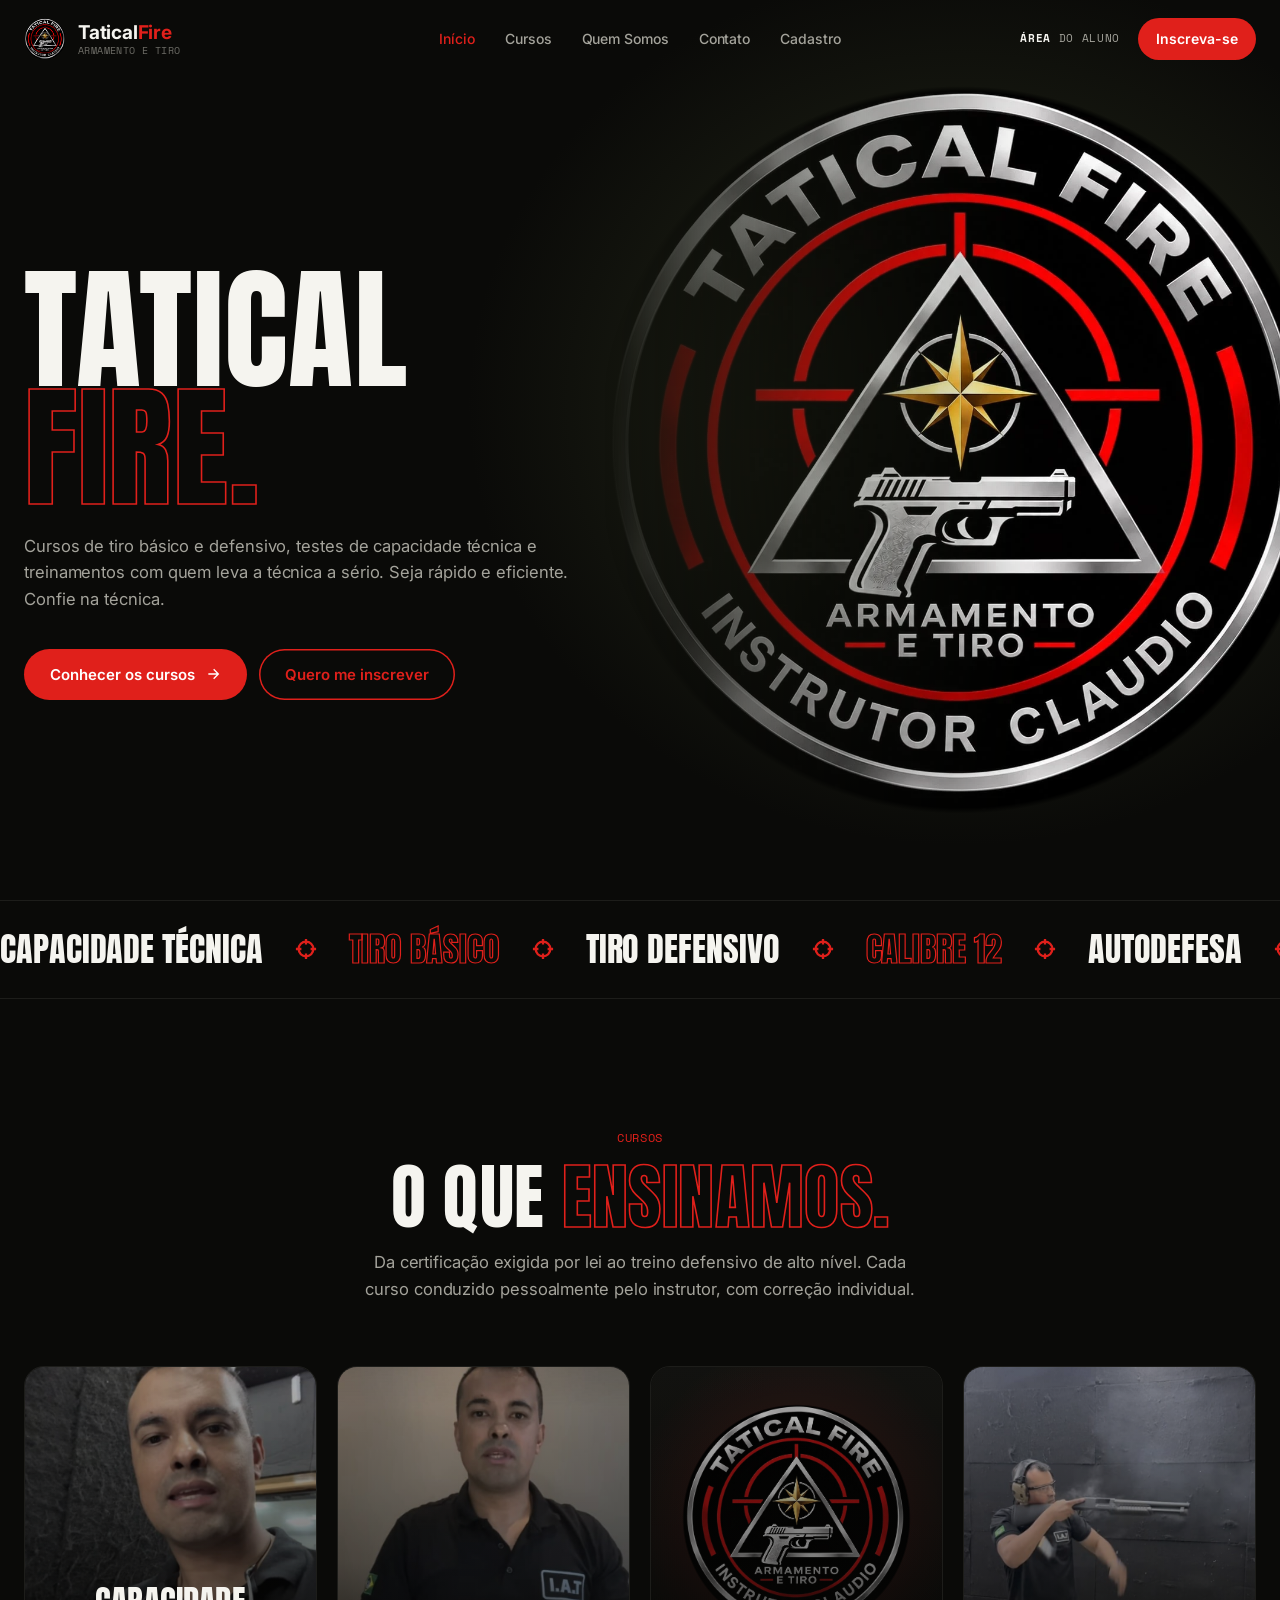
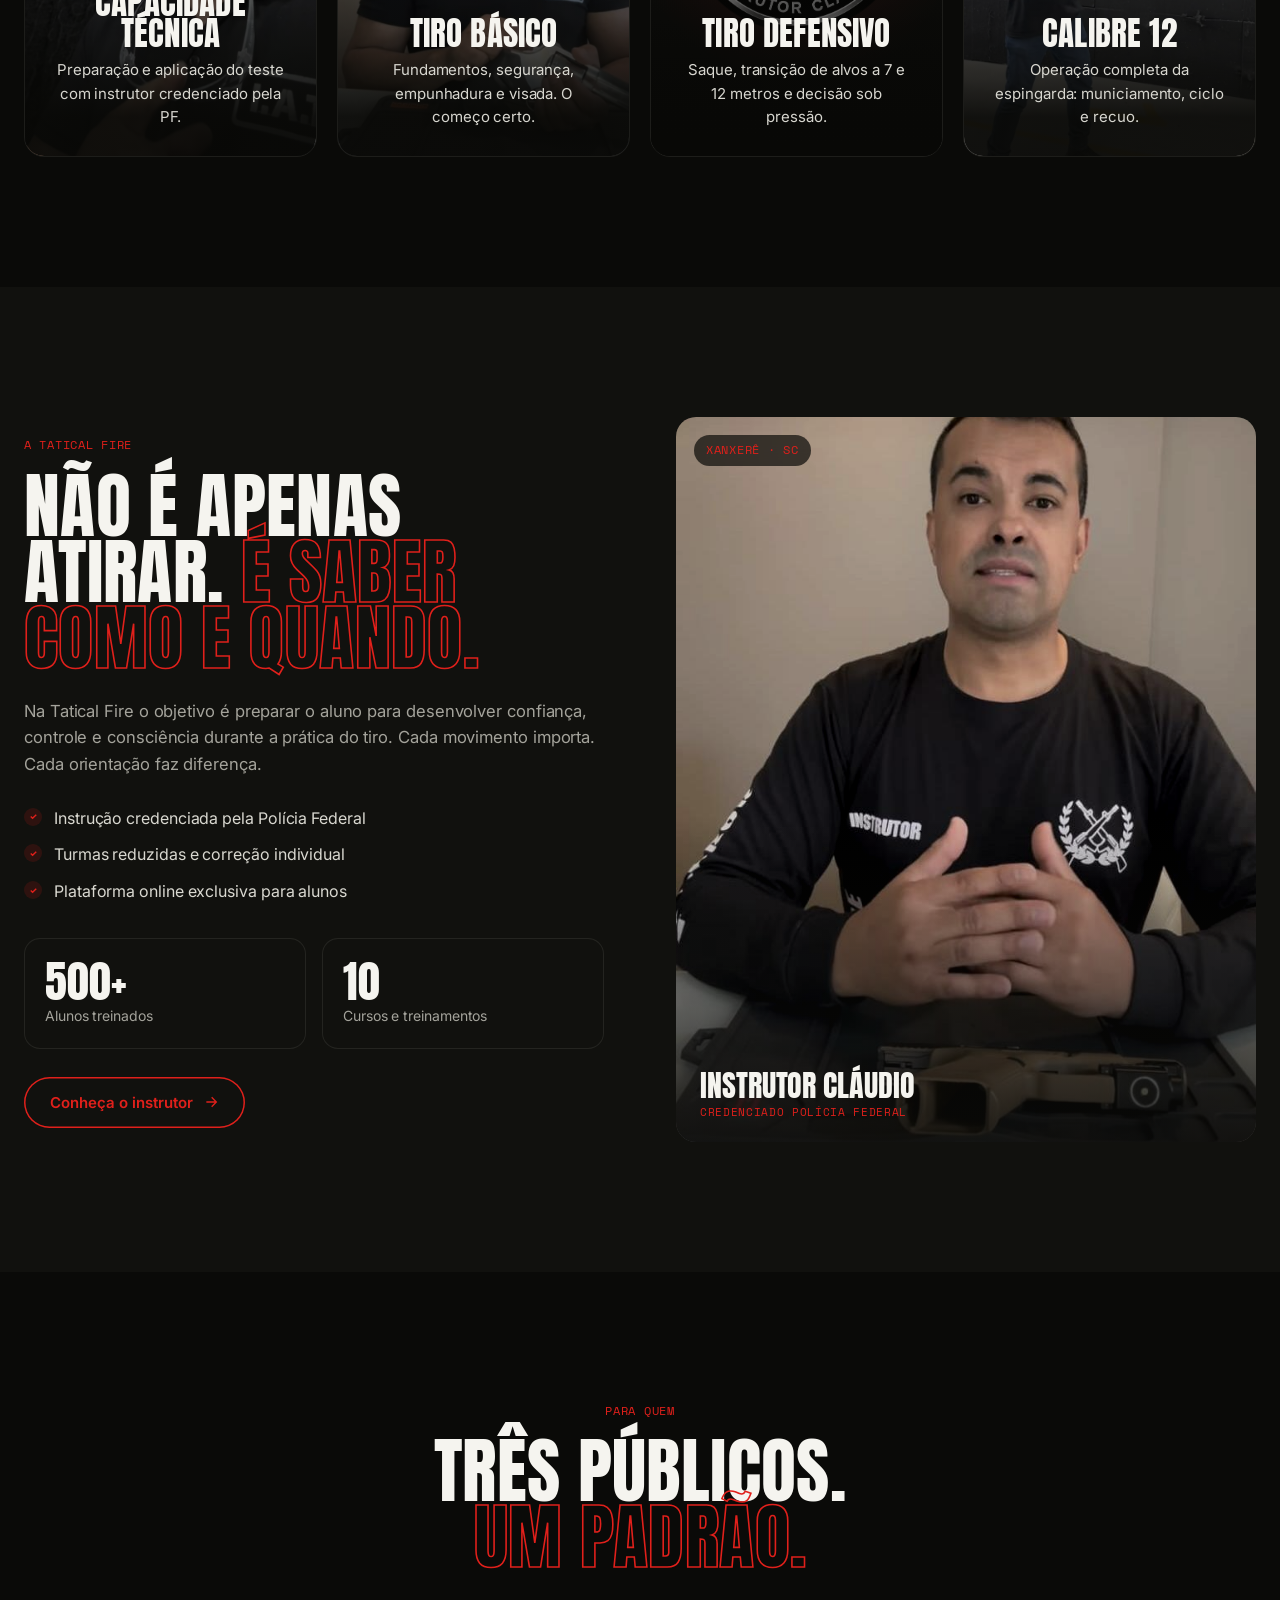
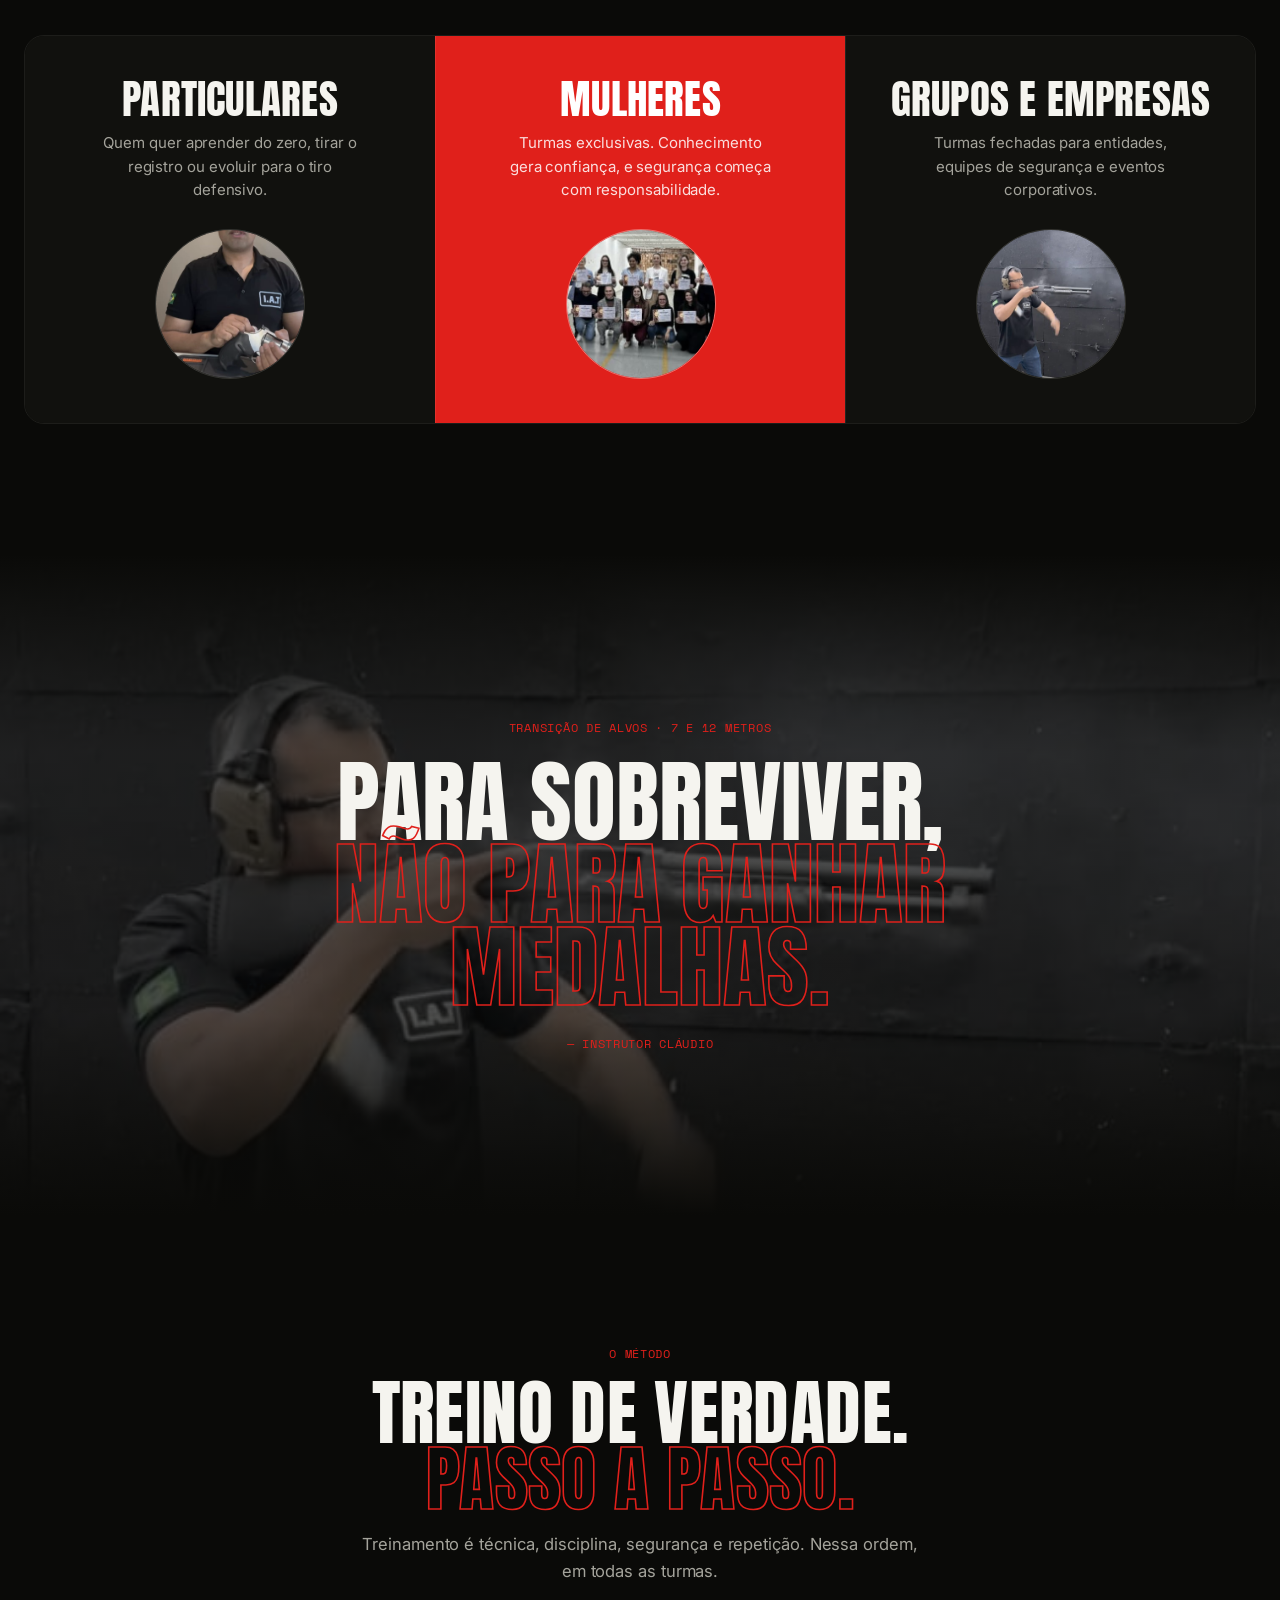
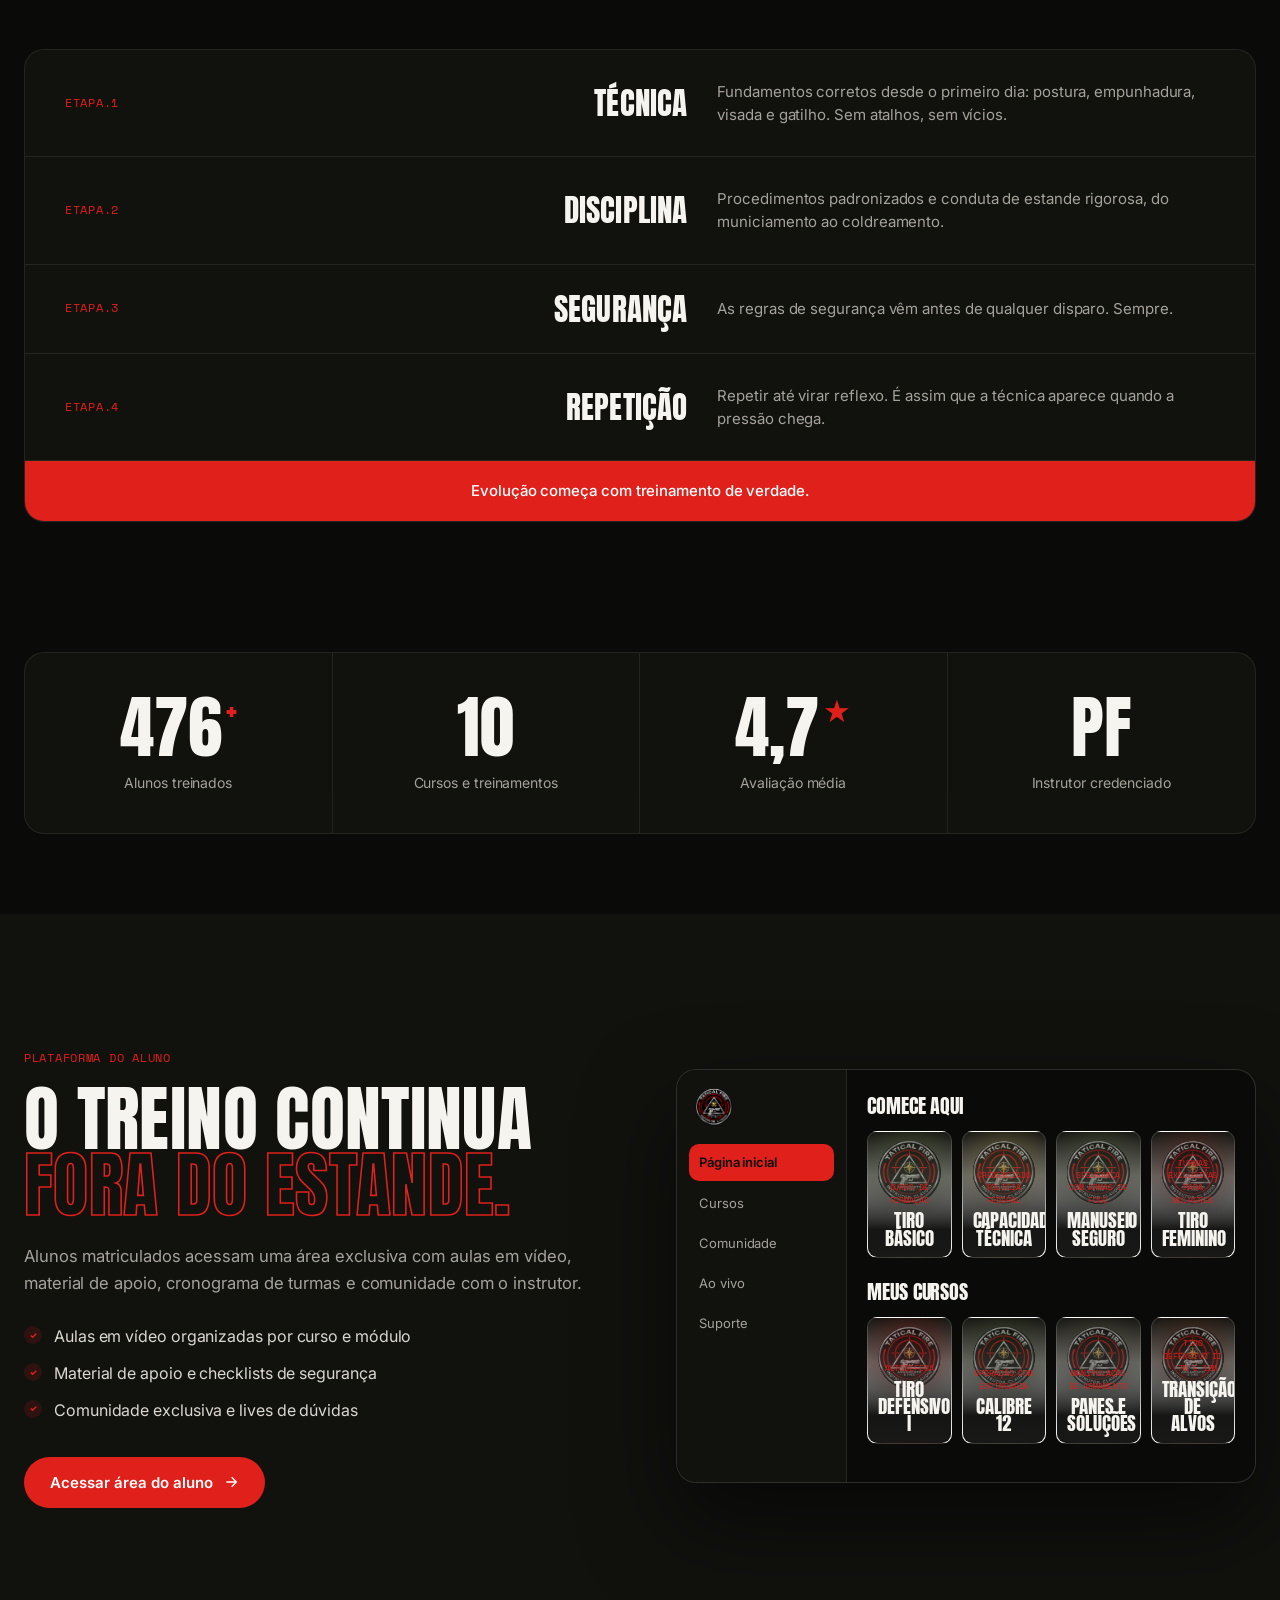
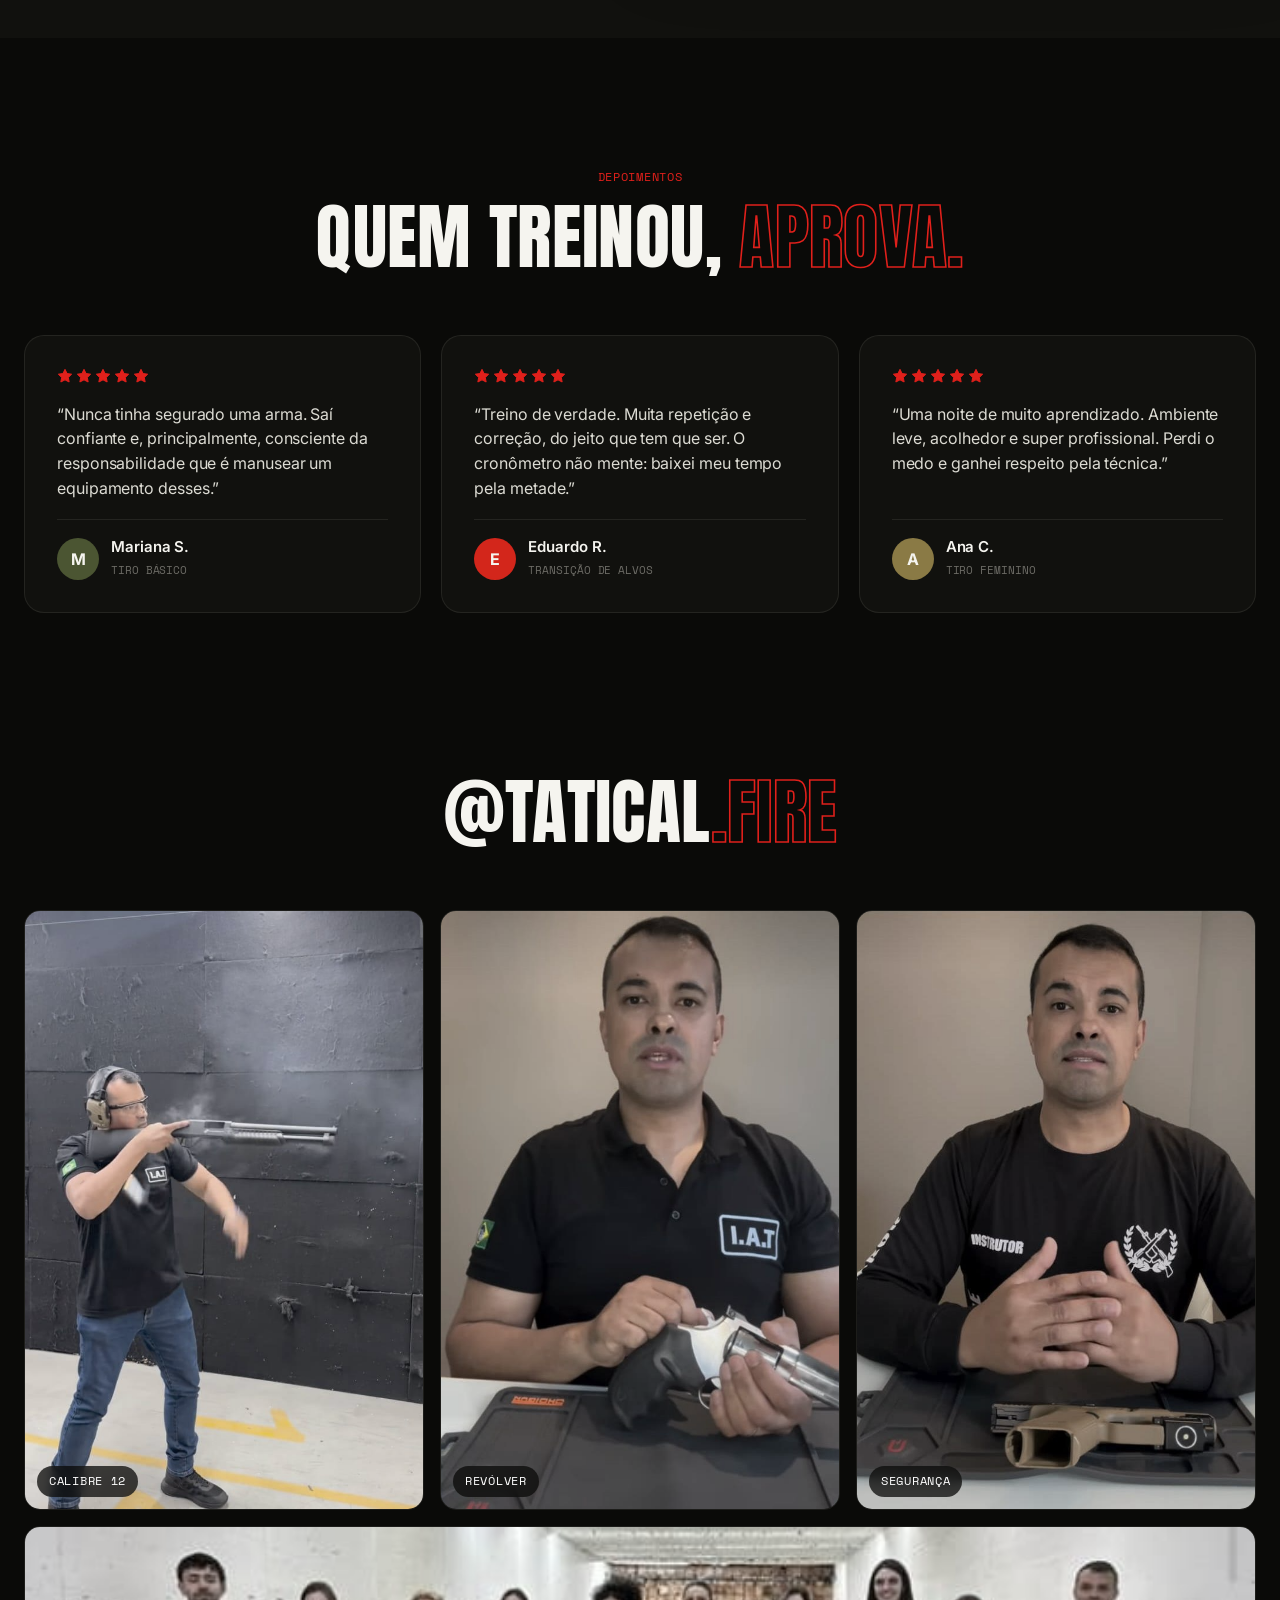
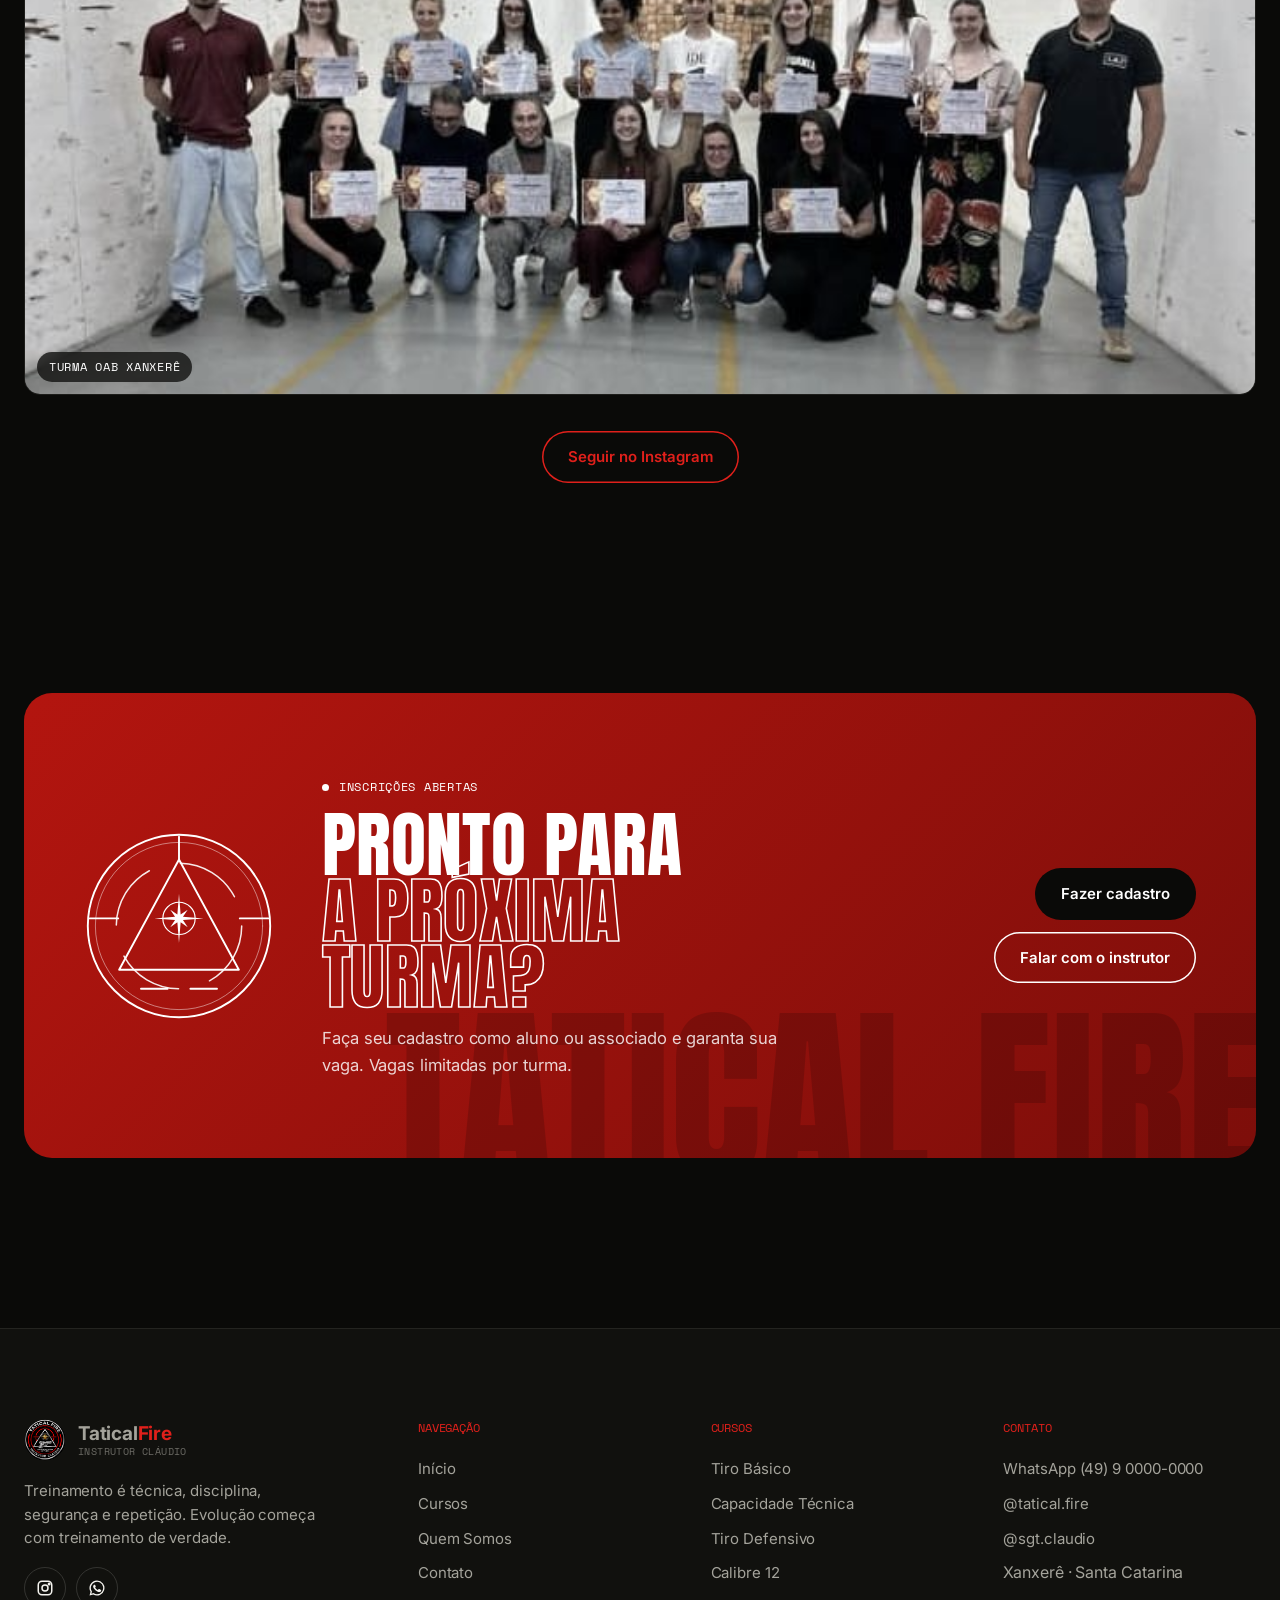
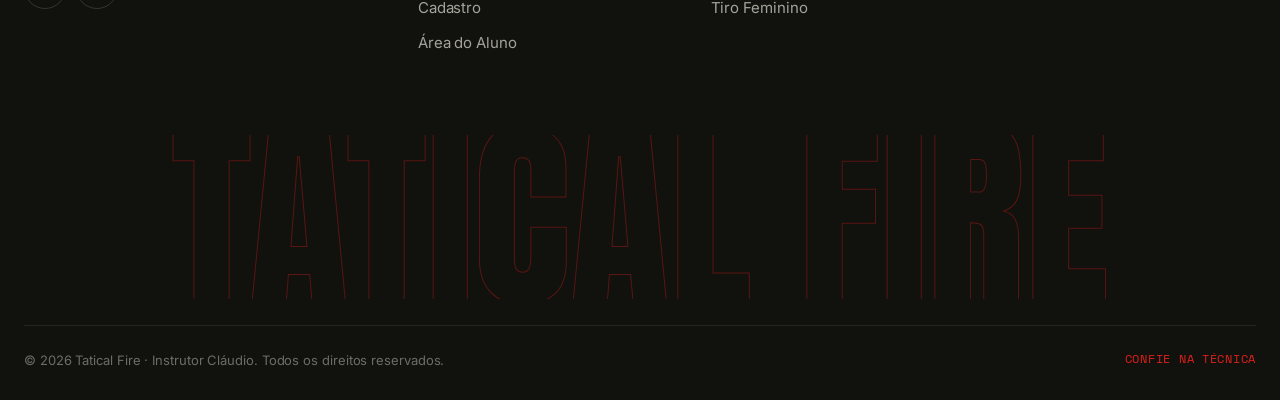
<file: site/index.html>
<!doctype html>
<html lang="pt-BR">
<head>
<meta charset="utf-8">
<meta name="viewport" content="width=device-width, initial-scale=1">
<title>Tatical Fire · Armamento e Tiro | Instrutor Cláudio</title>
<meta name="description" content="Instrutor de armamento e tiro credenciado pela Polícia Federal. Testes de capacidade técnica, cursos de tiro básico e defensivo em Xanxerê - SC.">
<link rel="icon" href="assets/img/logo.webp">
<link rel="preconnect" href="https://fonts.googleapis.com">
<link rel="preconnect" href="https://fonts.gstatic.com" crossorigin>
<link href="https://fonts.googleapis.com/css2?family=Anton&family=Inter:wght@400;500;600;700&family=Space+Mono:wght@400;700&display=swap" rel="stylesheet">
<link rel="stylesheet" href="assets/css/style.css">
<style>
  .platform-mock{border:1px solid var(--line-2);border-radius:var(--radius);background:var(--bg);display:grid;grid-template-columns:170px 1fr;overflow:hidden;box-shadow:0 40px 90px rgba(0,0,0,.55)}
  .platform-mock aside{border-right:1px solid var(--line);padding:18px 12px;display:grid;gap:4px;align-content:start;background:var(--bg-2)}
  .platform-mock aside img{width:38px;margin:0 0 14px 6px;border-radius:50%}
  .platform-mock aside span{font-size:13px;color:var(--muted);padding:8px 10px;border-radius:10px}
  .platform-mock aside span.on{background:var(--gold);color:#0a0a08;font-weight:600}
  .platform-mock .pm-main{padding:20px;overflow:hidden}
  .platform-mock .pm-row{display:grid;grid-template-columns:repeat(4,1fr);gap:10px;margin:10px 0 18px}
  .platform-mock h6{font-family:var(--ff-head);font-weight:400;font-size:20px;text-transform:uppercase}
  .platform-mock .poster{padding:10px;border-radius:10px}
  .platform-mock .poster .p-title{font-size:19px}
  .platform-mock .poster .p-kicker{font-size:8px}
  .company-stats{display:grid;grid-template-columns:1fr 1fr;gap:16px;margin-top:10px}
  .company-stats div{border:1px solid var(--line);border-radius:16px;padding:20px;background:var(--bg-2)}
  .company-stats b{font-family:var(--ff-head);font-weight:400;font-size:44px;line-height:1;display:block}
  .company-stats small{color:var(--muted);font-size:14px}
  @media (max-width:680px){.platform-mock{grid-template-columns:1fr}.platform-mock aside{display:none}.platform-mock .pm-row{grid-template-columns:repeat(2,1fr)}}
</style>
</head>
<body data-page="home">

<!-- HERO -->
<section class="hero">
  <div class="hero-bg grid-bg"></div>
  <div class="hero-logo"><img src="assets/img/logo.webp" alt=""></div>

  <div class="container">
    <div class="hero-inner">
      <h1 class="display">
        <span class="line-break">Tatical</span>
        <span class="accent line-break">Fire.</span>
      </h1>
      <p class="lead reveal reveal-d1">Cursos de tiro básico e defensivo, testes de capacidade técnica e treinamentos com quem leva a técnica a sério. Seja rápido e eficiente. Confie na técnica.</p>
      <div class="hero-actions reveal reveal-d2">
        <a class="btn" href="cursos.html">Conhecer os cursos <svg viewBox="0 0 24 24" fill="none" stroke="currentColor" stroke-width="2"><path d="M5 12h14M13 5l7 7-7 7"/></svg></a>
        <a class="btn btn-ghost" href="cadastro.html">Quero me inscrever</a>
      </div>
    </div>
  </div>

</section>

<!-- MARQUEE -->
<div class="marquee">
  <div class="marquee-track">
    <div class="marquee-item">Capacidade técnica <svg viewBox="0 0 24 24" fill="none" stroke="currentColor" stroke-width="2.5"><circle cx="12" cy="12" r="8"/><path d="M12 1v6M12 17v6M1 12h6M17 12h6"/></svg></div>
    <div class="marquee-item">Tiro básico <svg viewBox="0 0 24 24" fill="none" stroke="currentColor" stroke-width="2.5"><circle cx="12" cy="12" r="8"/><path d="M12 1v6M12 17v6M1 12h6M17 12h6"/></svg></div>
    <div class="marquee-item">Tiro defensivo <svg viewBox="0 0 24 24" fill="none" stroke="currentColor" stroke-width="2.5"><circle cx="12" cy="12" r="8"/><path d="M12 1v6M12 17v6M1 12h6M17 12h6"/></svg></div>
    <div class="marquee-item">Calibre 12 <svg viewBox="0 0 24 24" fill="none" stroke="currentColor" stroke-width="2.5"><circle cx="12" cy="12" r="8"/><path d="M12 1v6M12 17v6M1 12h6M17 12h6"/></svg></div>
    <div class="marquee-item">Autodefesa <svg viewBox="0 0 24 24" fill="none" stroke="currentColor" stroke-width="2.5"><circle cx="12" cy="12" r="8"/><path d="M12 1v6M12 17v6M1 12h6M17 12h6"/></svg></div>
    <div class="marquee-item">Confie na técnica <svg viewBox="0 0 24 24" fill="none" stroke="currentColor" stroke-width="2.5"><circle cx="12" cy="12" r="8"/><path d="M12 1v6M12 17v6M1 12h6M17 12h6"/></svg></div>
  </div>
</div>

<!-- O QUE ENSINAMOS -->
<section class="pad">
  <div class="container">
    <div class="sec-head center">
      <span class="sec-index reveal">Cursos</span>
      <h2 class="h2">O que <span class="accent">ensinamos.</span></h2>
      <p class="lead reveal reveal-d1">Da certificação exigida por lei ao treino defensivo de alto nível. Cada curso conduzido pessoalmente pelo instrutor, com correção individual.</p>
    </div>
    <div class="svc-grid">
      <a class="svc reveal" href="cursos.html#catalogo">
        <img src="assets/img/ig-instrutor-close.jpg" alt="" style="object-position:center 20%">
        <h3>Capacidade técnica</h3><p>Preparação e aplicação do teste com instrutor credenciado pela PF.</p>
        <span class="btn btn-ghost btn-sm">Ver curso</span>
      </a>
      <a class="svc reveal reveal-d1" href="cursos.html#catalogo">
        <img src="assets/img/ig-revolver.jpg" alt="" style="object-position:center 40%">
        <h3>Tiro básico</h3><p>Fundamentos, segurança, empunhadura e visada. O começo certo.</p>
        <span class="btn btn-ghost btn-sm">Ver curso</span>
      </a>
      <a class="svc reveal reveal-d2" href="cursos.html#catalogo">
        <div class="svc-bg svc-logo"><img src="assets/img/logo.webp" alt=""></div>
        <h3>Tiro defensivo</h3><p>Saque, transição de alvos a 7 e 12 metros e decisão sob pressão.</p>
        <span class="btn btn-ghost btn-sm">Ver curso</span>
      </a>
      <a class="svc reveal reveal-d3" href="cursos.html#catalogo">
        <img src="assets/img/ig-calibre12.jpg" alt="">
        <h3>Calibre 12</h3><p>Operação completa da espingarda: municiamento, ciclo e recuo.</p>
        <span class="btn btn-ghost btn-sm">Ver curso</span>
      </a>
    </div>
  </div>
</section>

<!-- A EMPRESA -->
<section class="pad alt">
  <div class="container split">
    <div>
      <span class="sec-index reveal">A Tatical Fire</span>
      <h2 class="h2" style="margin:18px 0 26px">Não é apenas atirar. <span class="accent">É saber como e quando.</span></h2>
      <p class="lead reveal">Na Tatical Fire o objetivo é preparar o aluno para desenvolver confiança, controle e consciência durante a prática do tiro. Cada movimento importa. Cada orientação faz diferença.</p>
      <ul class="checklist reveal reveal-d1">
        <li>Instrução credenciada pela Polícia Federal</li>
        <li>Turmas reduzidas e correção individual</li>
        <li>Plataforma online exclusiva para alunos</li>
      </ul>
      <div class="company-stats reveal reveal-d2">
        <div><b><span data-count="500">0</span>+</b><small>Alunos treinados</small></div>
        <div><b><span data-count="10">0</span></b><small>Cursos e treinamentos</small></div>
      </div>
      <a class="btn btn-ghost" style="margin-top:28px" href="sobre.html">Conheça o instrutor <svg viewBox="0 0 24 24" fill="none" stroke="currentColor" stroke-width="2"><path d="M5 12h14M13 5l7 7-7 7"/></svg></a>
    </div>
    <div class="photo-frame reveal reveal-d1" style="aspect-ratio:4/5">
      <img src="assets/img/ig-instrutor-mesa.jpg" alt="Instrutor Cláudio em aula sobre segurança com armas de fogo">
      <span class="coords mono">Xanxerê · SC</span>
      <div class="stamp">Instrutor Cláudio<small>Credenciado Polícia Federal</small></div>
    </div>
  </div>
</section>

<!-- PARA QUEM -->
<section class="pad">
  <div class="container">
    <div class="sec-head center">
      <span class="sec-index reveal">Para quem</span>
      <h2 class="h2">Três públicos. <span class="accent line-break">Um padrão.</span></h2>
    </div>
    <div class="sectors reveal">
      <div class="sector"><h3>Particulares</h3><p>Quem quer aprender do zero, tirar o registro ou evoluir para o tiro defensivo.</p><div class="round"><img src="assets/img/ig-revolver.jpg" alt="" style="object-position:center 70%"></div></div>
      <div class="sector fill"><h3>Mulheres</h3><p>Turmas exclusivas. Conhecimento gera confiança, e segurança começa com responsabilidade.</p><div class="round"><img src="assets/img/ig-turma-oab.jpg" alt=""></div></div>
      <div class="sector"><h3>Grupos e empresas</h3><p>Turmas fechadas para entidades, equipes de segurança e eventos corporativos.</p><div class="round"><img src="assets/img/ig-calibre12.jpg" alt="" style="object-position:center 30%"></div></div>
    </div>
  </div>
</section>

<!-- QUOTE -->
<section class="quote-band">
  <div class="bgimg" style="background-image:url(assets/img/ig-calibre12.jpg)"></div>
  <div class="container">
    <span class="sec-index">Transição de alvos · 7 e 12 metros</span>
    <blockquote>Para sobreviver, <span class="accent">não para ganhar medalhas.</span></blockquote>
    <cite class="mono">— Instrutor Cláudio</cite>
  </div>
</section>

<!-- MÉTODO -->
<section class="pad">
  <div class="container">
    <div class="sec-head center">
      <span class="sec-index reveal">O método</span>
      <h2 class="h2">Treino de verdade. <span class="accent line-break">Passo a passo.</span></h2>
      <p class="lead reveal">Treinamento é técnica, disciplina, segurança e repetição. Nessa ordem, em todas as turmas.</p>
    </div>
    <div class="steps reveal">
      <div class="step-row"><span class="mono">Etapa.1</span><h4>Técnica</h4><p>Fundamentos corretos desde o primeiro dia: postura, empunhadura, visada e gatilho. Sem atalhos, sem vícios.</p></div>
      <div class="step-row"><span class="mono">Etapa.2</span><h4>Disciplina</h4><p>Procedimentos padronizados e conduta de estande rigorosa, do municiamento ao coldreamento.</p></div>
      <div class="step-row"><span class="mono">Etapa.3</span><h4>Segurança</h4><p>As regras de segurança vêm antes de qualquer disparo. Sempre.</p></div>
      <div class="step-row"><span class="mono">Etapa.4</span><h4>Repetição</h4><p>Repetir até virar reflexo. É assim que a técnica aparece quando a pressão chega.</p></div>
      <div class="steps-foot">Evolução começa com treinamento de verdade.</div>
    </div>
  </div>
</section>

<!-- STATS -->
<section class="pad-sm" style="padding-top:0">
  <div class="container">
    <div class="stats reveal">
      <div class="stat"><div class="n"><span data-count="500">0</span><sup>+</sup></div><p>Alunos treinados</p></div>
      <div class="stat"><div class="n"><span data-count="10">0</span></div><p>Cursos e treinamentos</p></div>
      <div class="stat"><div class="n"><span data-count="4.9">0</span><sup>★</sup></div><p>Avaliação média</p></div>
      <div class="stat"><div class="n">PF</div><p>Instrutor credenciado</p></div>
    </div>
  </div>
</section>

<!-- PLATAFORMA -->
<section class="pad alt">
  <div class="container split">
    <div>
      <span class="sec-index reveal">Plataforma do aluno</span>
      <h2 class="h2" style="margin:18px 0 24px">O treino continua <span class="accent">fora do estande.</span></h2>
      <p class="lead reveal">Alunos matriculados acessam uma área exclusiva com aulas em vídeo, material de apoio, cronograma de turmas e comunidade com o instrutor.</p>
      <ul class="checklist reveal reveal-d1">
        <li>Aulas em vídeo organizadas por curso e módulo</li>
        <li>Material de apoio e checklists de segurança</li>
        <li>Comunidade exclusiva e lives de dúvidas</li>
      </ul>
      <a class="btn reveal reveal-d2" href="aluno.html">Acessar área do aluno <svg viewBox="0 0 24 24" fill="none" stroke="currentColor" stroke-width="2"><path d="M5 12h14M13 5l7 7-7 7"/></svg></a>
    </div>
    <div class="platform-mock reveal reveal-d1">
      <aside>
        <img src="assets/img/logo.webp" alt="">
        <span class="on">Página inicial</span><span>Cursos</span><span>Comunidade</span><span>Ao vivo</span><span>Suporte</span>
      </aside>
      <div class="pm-main">
        <h6>Comece aqui</h6>
        <div class="pm-row" id="pmRow1"></div>
        <h6>Meus cursos</h6>
        <div class="pm-row" id="pmRow2"></div>
      </div>
    </div>
  </div>
</section>

<!-- DEPOIMENTOS -->
<section class="pad">
  <div class="container">
    <div class="sec-head center">
      <span class="sec-index reveal">Depoimentos</span>
      <h2 class="h2">Quem treinou, <span class="accent">aprova.</span></h2>
    </div>
    <div class="testis">
      <div class="testi reveal"><span class="stars"></span><p>“Nunca tinha segurado uma arma. Saí confiante e, principalmente, consciente da responsabilidade que é manusear um equipamento desses.”</p><div class="who"><span class="avatar">M</span><div><b>Mariana S.</b><small>Tiro Básico</small></div></div></div>
      <div class="testi reveal reveal-d1"><span class="stars"></span><p>“Treino de verdade. Muita repetição e correção, do jeito que tem que ser. O cronômetro não mente: baixei meu tempo pela metade.”</p><div class="who"><span class="avatar" style="background:var(--red)">E</span><div><b>Eduardo R.</b><small>Transição de Alvos</small></div></div></div>
      <div class="testi reveal reveal-d2"><span class="stars"></span><p>“Uma noite de muito aprendizado. Ambiente leve, acolhedor e super profissional. Perdi o medo e ganhei respeito pela técnica.”</p><div class="who"><span class="avatar" style="background:#8a7a45">A</span><div><b>Ana C.</b><small>Tiro Feminino</small></div></div></div>
    </div>
  </div>
</section>

<!-- GALERIA -->
<section class="pad-sm" style="padding-top:0">
  <div class="container">
    <div class="sec-head center">
      <span class="sec-index reveal">No estande</span>
      <h2 class="h2">@tatical<span class="accent">.fire</span></h2>
    </div>
    <div class="gallery gallery-v2 reveal">
      <a href="https://www.instagram.com/sgt.claudio/" target="_blank" rel="noopener"><img src="assets/img/ig-calibre12.jpg" alt="Disparo com calibre 12"><span class="mono">Calibre 12</span></a>
      <a href="https://www.instagram.com/sgt.claudio/" target="_blank" rel="noopener"><img src="assets/img/ig-revolver.jpg" alt="Instrutor Cláudio demonstrando a operação de um revólver"><span class="mono">Revólver</span></a>
      <a href="https://www.instagram.com/sgt.claudio/" target="_blank" rel="noopener"><img src="assets/img/ig-instrutor-mesa.jpg" alt="Aula sobre segurança com armas de fogo"><span class="mono">Segurança</span></a>
      <a class="wide" href="https://www.instagram.com/sgt.claudio/" target="_blank" rel="noopener"><img src="assets/img/ig-turma-oab.jpg" alt="Turma de mulheres da OAB Xanxerê"><span class="mono">Turma OAB Xanxerê</span></a>
    </div>
    <div style="text-align:center;margin-top:36px"><a class="btn btn-ghost" href="https://www.instagram.com/tatical.fire/" target="_blank" rel="noopener">Seguir no Instagram</a></div>
  </div>
</section>

<!-- CTA -->
<section class="pad">
  <div class="container">
    <div class="cta-box reveal">
      <img class="logo-ghost" src="assets/img/logo.webp" alt="">
      <div>
        <span class="tag"><span class="dot"></span>Inscrições abertas</span>
        <h2 class="h2" style="margin:16px 0 14px">Pronto para <span class="accent line-break">a próxima turma?</span></h2>
        <p class="lead">Faça seu cadastro como aluno ou associado e garanta sua vaga. Vagas limitadas por turma.</p>
      </div>
      <div class="actions">
        <a class="btn" href="cadastro.html">Fazer cadastro</a>
        <a class="btn btn-ghost" href="contato.html">Falar com o instrutor</a>
      </div>
    </div>
  </div>
</section>

<footer data-auto></footer>

<script src="assets/js/data.js"></script>
<script src="assets/js/main.js"></script>
<script>
  document.querySelectorAll('.testi .stars').forEach(function(s){ s.outerHTML = TF_stars(5); });
  var C = TF_COURSES;
  document.getElementById('pmRow1').innerHTML = [C[0],C[1],C[6],C[7]].map(function(c){return TF_posterHTML(c,{noBadge:true});}).join('');
  document.getElementById('pmRow2').innerHTML = [C[2],C[4],C[5],C[3]].map(function(c){return TF_posterHTML(c,{noBadge:true});}).join('');
</script>
</body>
</html>
</file>
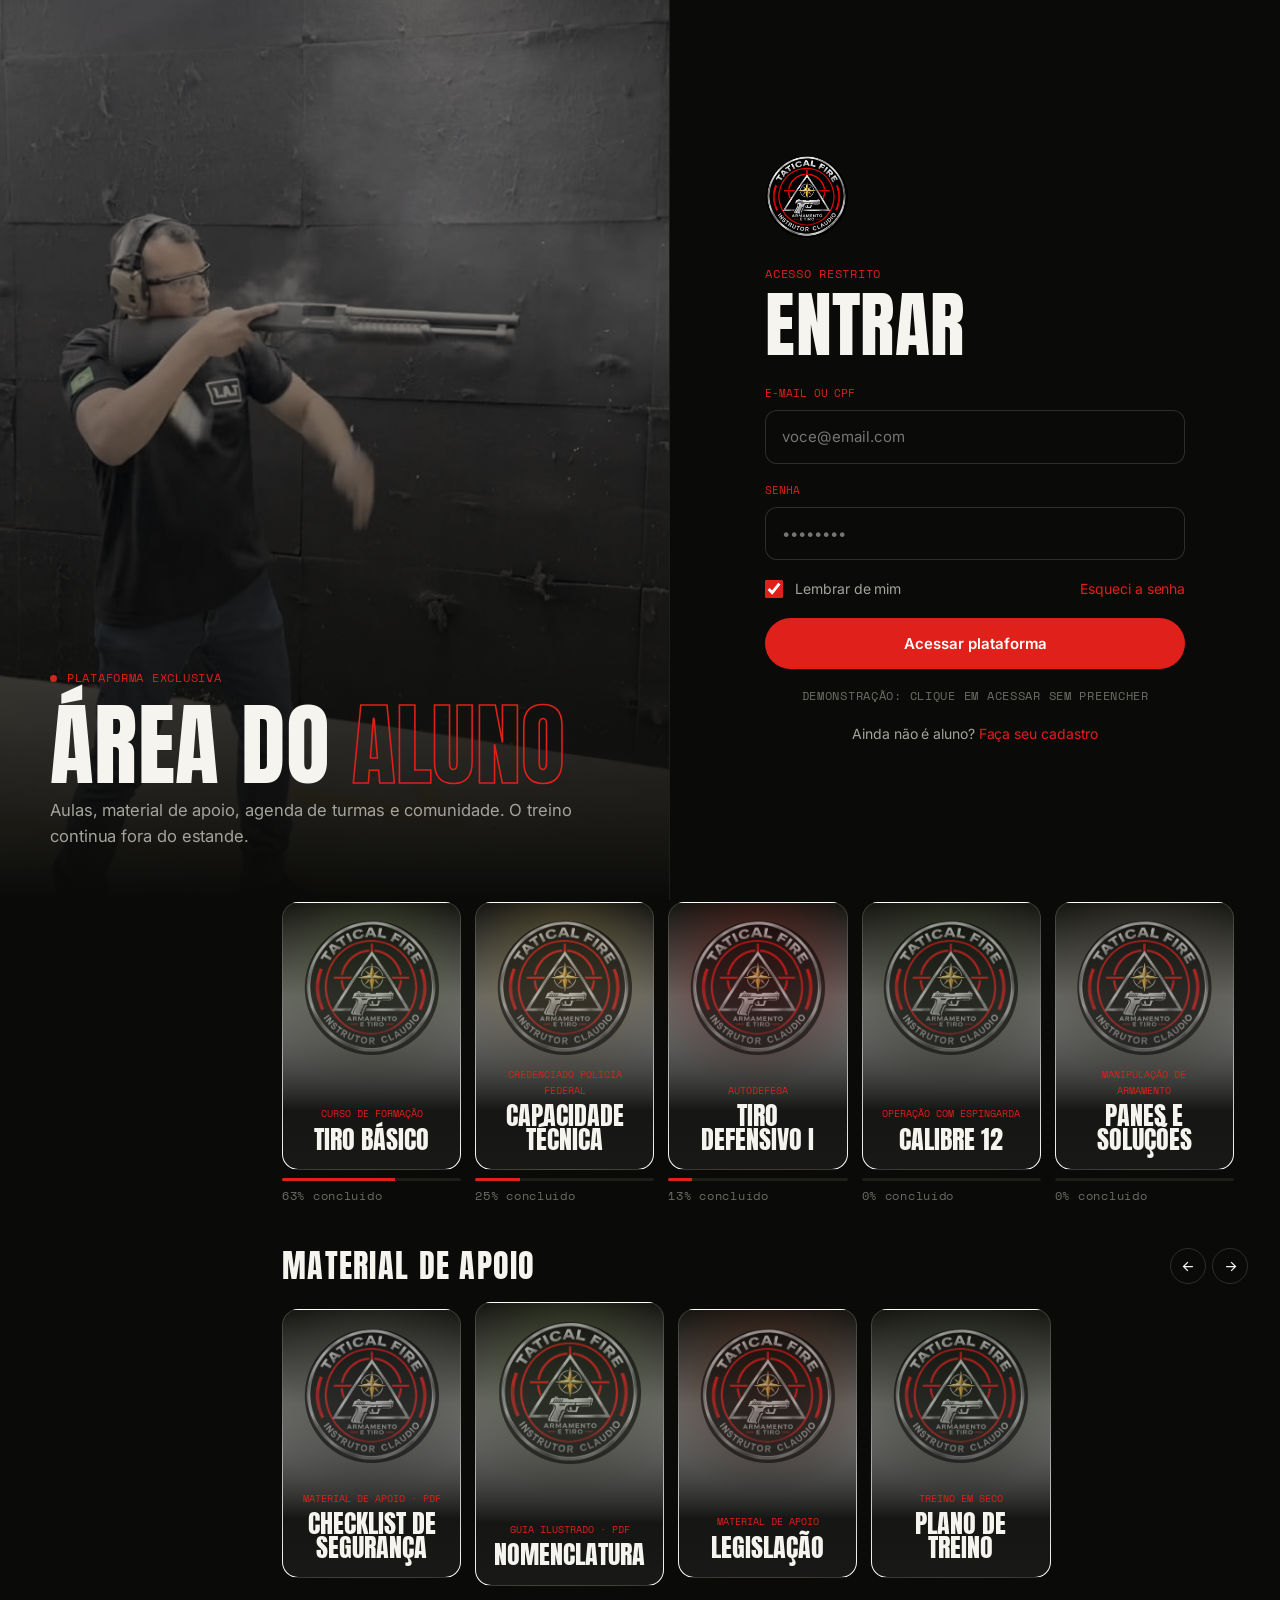
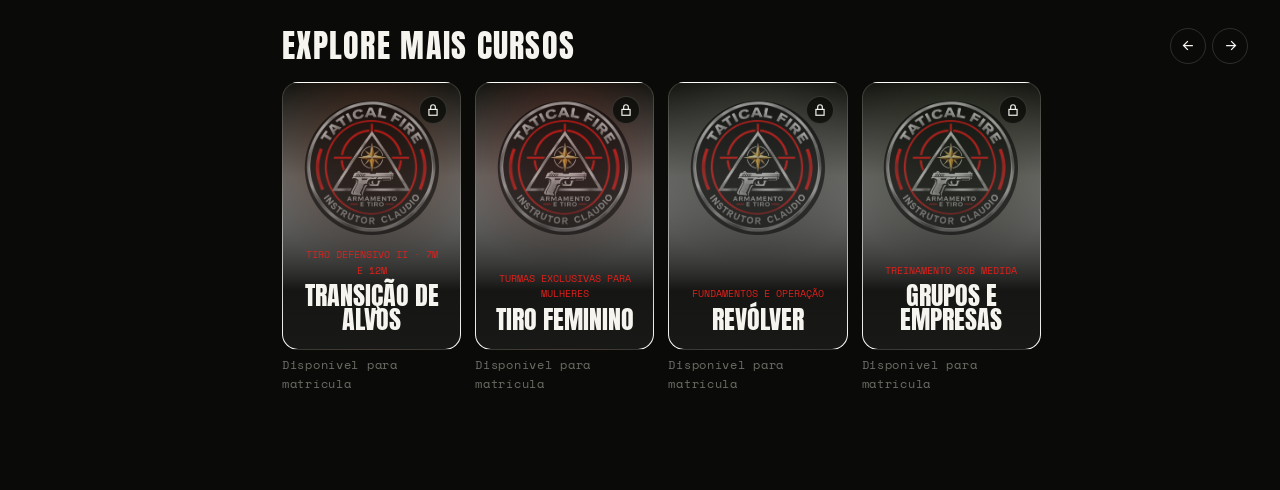
<file: site/aluno.html>
<!doctype html>
<html lang="pt-BR">
<head>
<meta charset="utf-8">
<meta name="viewport" content="width=device-width, initial-scale=1">
<title>Área do Aluno · Tatical Fire</title>
<link rel="icon" href="assets/img/logo.webp">
<link rel="preconnect" href="https://fonts.googleapis.com">
<link rel="preconnect" href="https://fonts.gstatic.com" crossorigin>
<link href="https://fonts.googleapis.com/css2?family=Anton&family=Inter:wght@400;500;600;700&family=Space+Mono:wght@400;700&display=swap" rel="stylesheet">
<link rel="stylesheet" href="assets/css/style.css">
<style>
  body{font-size:16px}
  /* ---------- login ---------- */
  .login{position:fixed;inset:0;z-index:50;display:grid;grid-template-columns:1.1fr 1fr;background:var(--bg)}
  .login.hide{display:none}
  .login-art{position:relative;overflow:hidden;isolation:isolate;display:flex;flex-direction:column;justify-content:flex-end;padding:50px;border-right:1px solid var(--line)}
  .login-art img.bg{position:absolute;inset:0;width:100%;height:100%;object-fit:cover;z-index:-2;filter:grayscale(.5) sepia(.2) brightness(.55)}
  .login-art::after{content:"";position:absolute;inset:0;z-index:-1;background:linear-gradient(0deg,var(--bg),transparent 60%)}
  .login-form{display:flex;flex-direction:column;justify-content:center;padding:50px;max-width:520px;width:100%;margin:0 auto}
  .login-form img{width:84px;border-radius:50%;margin-bottom:26px}

  /* ---------- app ---------- */
  .app{display:grid;grid-template-columns:250px 1fr;min-height:100vh;transition:grid-template-columns .3s var(--ease)}
  .app.collapsed{grid-template-columns:76px 1fr}
  .sidebar{position:sticky;top:0;height:100vh;background:var(--bg-2);border-right:1px solid var(--line);display:flex;flex-direction:column;padding:20px 12px;overflow-y:auto;overflow-x:hidden}
  .sb-top{display:flex;align-items:center;justify-content:space-between;padding:0 6px 22px;gap:10px}
  .sb-top .brand img{width:40px;height:40px}
  .sb-top .brand-name{font-size:18px}
  .collapse-btn{width:30px;height:30px;flex:none;background:var(--olive);display:grid;place-items:center;transition:transform .3s}
  .collapse-btn svg{width:14px;height:14px}
  .app.collapsed .collapse-btn{transform:rotate(180deg)}
  .app.collapsed .brand-name,.app.collapsed .sb-link span,.app.collapsed .sb-label{display:none}
  .app.collapsed .sb-top{flex-direction:column}
  .sb-label{font-family:var(--ff-mono);font-size:10px;letter-spacing:.2em;color:var(--dim);text-transform:uppercase;padding:14px 12px 8px}
  .sb-link{display:flex;align-items:center;gap:12px;padding:11px 12px;color:var(--muted);font-weight:600;font-size:15px;width:100%;text-align:left;border-left:2px solid transparent;transition:all .2s;white-space:nowrap}
  .sb-link svg{width:19px;height:19px;flex:none}
  .sb-link:hover{color:var(--text);background:rgba(200,184,138,.05)}
  .sb-link.on{color:#fff;background:linear-gradient(90deg,rgba(86,101,58,.55),rgba(86,101,58,.15));border-left-color:var(--red)}
  .sb-sep{height:1px;background:var(--line);margin:10px 6px}
  .sb-bottom{margin-top:auto}
  .badge-n{margin-left:auto;background:var(--red);color:#fff;font-size:11px;font-family:var(--ff-mono);padding:1px 6px}
  .app.collapsed .badge-n{display:none}

  .main{min-width:0;padding:0 0 60px}
  .topbar-app{position:sticky;top:0;z-index:20;display:flex;align-items:center;justify-content:space-between;gap:16px;padding:16px 32px;background:rgba(10,12,8,.85);backdrop-filter:blur(12px);border-bottom:1px solid var(--line)}
  .search{flex:1;max-width:420px;position:relative}
  .search input{width:100%;background:var(--bg-2);border:1px solid var(--line);padding:10px 14px 10px 40px;color:var(--text);font:inherit;outline:none}
  .search input:focus{border-color:var(--sand)}
  .search svg{position:absolute;left:12px;top:50%;transform:translateY(-50%);width:17px;color:var(--dim)}
  .user-chip{display:flex;align-items:center;gap:10px}
  .user-chip .avatar{width:38px;height:38px;font-size:16px}
  .user-chip b{display:block;font-size:14px;line-height:1.1}
  .user-chip small{color:var(--dim);font-size:12px}
  .mob-menu{display:none;width:40px;height:40px;border:1px solid var(--line-2);place-items:center}
  .view{padding:28px 32px;animation:fadeUp .5s var(--ease)}
  @keyframes fadeUp{from{opacity:0;transform:translateY(14px)}to{opacity:1;transform:none}}
  .view-title{display:flex;align-items:center;gap:14px;font-size:38px;margin-bottom:24px}

  /* hero continuar */
  .ahero{position:relative;overflow:hidden;isolation:isolate;border:1px solid var(--line-2);min-height:340px;display:flex;align-items:flex-end;padding:36px;margin-bottom:10px}
  .ahero .bg{position:absolute;inset:0;z-index:-2;background:radial-gradient(ellipse 60% 90% at 80% 40%,rgba(86,101,58,.6),transparent 70%),var(--bg-2)}
  .ahero .bg img{position:absolute;right:-60px;top:50%;transform:translateY(-50%);width:520px;opacity:.35}
  .ahero::after{content:"";position:absolute;inset:0;z-index:-1;background:linear-gradient(90deg,var(--bg) 0%,rgba(10,12,8,.6) 50%,transparent)}
  .ahero h2{font-size:clamp(44px,5vw,76px);margin:10px 0 10px}
  .prog{height:4px;background:var(--line);position:relative;margin:14px 0 6px;max-width:380px}
  .prog i{position:absolute;inset:0;width:var(--p,0%);background:var(--red)}

  /* fileiras */
  .row-head{display:flex;justify-content:space-between;align-items:center;margin:34px 0 14px}
  .row-head h3{font-size:26px;letter-spacing:.04em}
  .row-ctrl{display:flex;gap:6px}
  .row-ctrl button{width:36px;height:36px;border:1px solid var(--line-2);display:grid;place-items:center}
  .row-ctrl button:hover{background:var(--red);border-color:var(--red)}
  .row-ctrl svg{width:15px}
  .row{display:flex;gap:14px;overflow-x:auto;scroll-snap-type:x mandatory;scrollbar-width:none;padding:4px 0 8px}
  .row::-webkit-scrollbar{display:none}
  .tile{flex:0 0 clamp(160px,14vw,210px);scroll-snap-align:start;text-align:left;transition:transform .35s var(--ease);position:relative}
  .tile:hover{transform:translateY(-6px)}
  .tile:hover .poster{border-color:var(--sand)}
  .tile .poster .p-title{font-size:clamp(24px,2vw,30px)}
  .tile .tprog{height:3px;background:var(--line);margin-top:8px;position:relative}
  .tile .tprog i{position:absolute;inset:0;width:var(--p);background:var(--red)}
  .tile .tmeta{font-size:12px;color:var(--dim);margin-top:6px;font-family:var(--ff-mono);letter-spacing:.06em}
  .tile .lock{position:absolute;top:14px;right:14px;z-index:3;width:28px;height:28px;background:rgba(10,12,8,.8);display:grid;place-items:center;border:1px solid var(--line-2)}
  .tile .lock svg{width:14px}
  .grid-tiles{display:grid;grid-template-columns:repeat(auto-fill,minmax(180px,1fr));gap:18px}
  .grid-tiles .tile{flex:auto}

  /* player */
  .player-wrap{display:grid;grid-template-columns:1fr 360px;gap:24px;align-items:start}
  .video{aspect-ratio:16/9;background:#050604;border:1px solid var(--line-2);position:relative;overflow:hidden;display:grid;place-items:center;isolation:isolate}
  .video img{position:absolute;width:44%;opacity:.18;z-index:-1}
  .video .play{width:84px;height:84px;border-radius:50%;background:var(--red);display:grid;place-items:center;box-shadow:0 0 0 12px rgba(211,38,27,.18);transition:transform .25s}
  .video .play:hover{transform:scale(1.08)}
  .video .play svg{width:30px;margin-left:5px}
  .video .vbar{position:absolute;left:0;right:0;bottom:0;padding:12px 16px;display:flex;align-items:center;gap:12px;background:linear-gradient(0deg,rgba(0,0,0,.8),transparent);font-family:var(--ff-mono);font-size:12px;color:var(--muted)}
  .video .vbar i{flex:1;height:3px;background:rgba(255,255,255,.15);position:relative}
  .video .vbar i::after{content:"";position:absolute;inset:0;width:0;background:var(--red);transition:width 12s linear}
  .video.playing .vbar i::after{width:100%}
  .video .vlabel{position:absolute;top:14px;left:16px;font-family:var(--ff-mono);font-size:11px;letter-spacing:.14em;color:var(--sand);text-transform:uppercase}
  .lesson-head{display:flex;justify-content:space-between;align-items:flex-start;gap:20px;margin:22px 0 14px;flex-wrap:wrap}
  .lesson-head h2{font-size:36px}
  .tabs{display:flex;gap:4px;border-bottom:1px solid var(--line);margin:18px 0}
  .tabs button{padding:12px 16px;font-family:var(--ff-head);font-weight:700;font-size:16px;letter-spacing:.08em;text-transform:uppercase;color:var(--muted);border-bottom:2px solid transparent;margin-bottom:-1px}
  .tabs button.on{color:var(--text);border-color:var(--red)}
  .modules{border:1px solid var(--line-2);background:var(--bg-2);max-height:calc(100vh - 120px);overflow:auto;position:sticky;top:90px}
  .modules .mh{padding:18px;border-bottom:1px solid var(--line)}
  .modules .mh b{font-family:var(--ff-head);font-size:22px;text-transform:uppercase}
  .mod summary{list-style:none;cursor:pointer;padding:14px 18px;border-bottom:1px solid var(--line);display:flex;justify-content:space-between;gap:10px;font-weight:600;font-size:15px}
  .mod summary::-webkit-details-marker{display:none}
  .mod summary small{color:var(--dim);font-family:var(--ff-mono);font-size:11px}
  .lesson{display:flex;gap:12px;align-items:center;padding:12px 18px;width:100%;text-align:left;font-size:14px;color:var(--muted);border-bottom:1px solid var(--line);border-left:2px solid transparent}
  .lesson:hover{background:rgba(200,184,138,.05);color:var(--text)}
  .lesson.on{border-left-color:var(--red);color:var(--text);background:rgba(86,101,58,.2)}
  .lesson .ck{width:20px;height:20px;flex:none;border:1.5px solid var(--line-2);border-radius:50%;display:grid;place-items:center}
  .lesson.done .ck{background:var(--olive-2);border-color:var(--olive-2)}
  .lesson.done .ck::after{content:"";width:8px;height:4px;border:solid #fff;border-width:0 0 2px 2px;transform:rotate(-45deg) translate(1px,-1px)}
  .lesson .dur{margin-left:auto;font-family:var(--ff-mono);font-size:11px;color:var(--dim)}
  .files{display:grid;gap:10px}
  .file{display:flex;align-items:center;gap:14px;border:1px solid var(--line);padding:14px;background:var(--bg-2)}
  .file .fi{width:40px;height:40px;background:var(--olive-dark);display:grid;place-items:center;font-family:var(--ff-mono);font-size:10px;color:var(--sand)}

  /* comunidade */
  .comm{display:grid;grid-template-columns:1fr 320px;gap:24px;align-items:start}
  .box{border:1px solid var(--line);background:var(--bg-2);padding:22px}
  .composer{display:flex;gap:14px}
  .composer textarea{flex:1;background:var(--bg);border:1px solid var(--line);color:var(--text);font:inherit;padding:12px;min-height:80px;resize:vertical;outline:none}
  .composer textarea:focus{border-color:var(--sand)}
  .cats{display:flex;flex-wrap:wrap;gap:8px;margin:18px 0}
  .cat{font-family:var(--ff-head);font-weight:600;font-size:14px;letter-spacing:.08em;text-transform:uppercase;padding:6px 12px;border:1px solid var(--line-2);color:var(--muted);display:inline-flex;align-items:center;gap:7px}
  .cat::before{content:"";width:7px;height:7px;background:var(--red);transform:rotate(45deg)}
  .cat.on{background:var(--sand);color:#12140e;border-color:var(--sand)}
  .post{border-top:1px solid var(--line);padding:20px 0;display:grid;gap:10px}
  .post-head{display:flex;align-items:center;gap:12px;flex-wrap:wrap}
  .post-head b{font-size:15px}
  .post-head .cat{padding:2px 8px;font-size:12px}
  .post-head small{color:var(--dim);font-size:13px}
  .post p{color:#d6d2c4}
  .post .acts{display:flex;gap:18px;font-size:13px;color:var(--muted)}
  .post .acts button:hover{color:var(--sand)}
  .post .acts button.liked{color:var(--red)}
  .mod-list{display:grid;gap:12px;margin-top:14px}
  .mod-item{display:flex;align-items:center;gap:12px;padding:10px;border:1px solid var(--line);background:var(--bg)}
  .mod-item .avatar{width:40px;height:40px;font-size:14px;border:2px solid var(--brass)}
  .mod-item b{display:block;font-size:14px}
  .mod-item small{color:var(--dim);font-size:12px}

  /* ao vivo / notificações / perfil */
  .lives{display:grid;gap:14px}
  .live{display:grid;grid-template-columns:110px 1fr auto;gap:20px;align-items:center;border:1px solid var(--line);background:var(--bg-2);padding:18px}
  .live .date{text-align:center;border-right:1px solid var(--line);padding-right:18px}
  .live .date b{display:block;font-family:var(--ff-head);font-size:44px;line-height:1}
  .live .date small{font-family:var(--ff-mono);font-size:11px;color:var(--sand);letter-spacing:.14em}
  .live h4{font-size:26px}
  .live p{color:var(--muted);font-size:14px}
  .live.now{border-color:var(--red)}
  .notif{display:flex;gap:14px;padding:16px;border-bottom:1px solid var(--line)}
  .notif .dotn{width:9px;height:9px;border-radius:50%;background:var(--red);margin-top:7px;flex:none}
  .notif.read .dotn{background:var(--line-2)}
  .notif small{color:var(--dim);font-size:12px;display:block}
  .profile{display:grid;grid-template-columns:320px 1fr;gap:24px;align-items:start}
  .pcard{text-align:center}
  .pcard .avatar{width:96px;height:96px;font-size:40px;margin:0 auto 14px;border:2px solid var(--red)}
  .kpis{display:grid;grid-template-columns:repeat(3,1fr);gap:14px;margin-bottom:24px}
  .kpi{border:1px solid var(--line);background:var(--bg-2);padding:18px}
  .kpi b{font-family:var(--ff-head);font-size:42px;line-height:1;display:block}
  .kpi small{color:var(--dim);font-family:var(--ff-mono);font-size:11px;letter-spacing:.14em;text-transform:uppercase}
  .cert{display:flex;gap:14px;align-items:center;padding:14px;border:1px solid var(--line);background:var(--bg-2);margin-bottom:10px}
  .cert img{width:44px;border-radius:50%}

  .backdrop{display:none}
  @media (max-width:1180px){.player-wrap,.comm{grid-template-columns:1fr}.modules{position:static;max-height:none}}
  @media (max-width:900px){
    .login{grid-template-columns:1fr}.login-art{display:none}
    .app,.app.collapsed{grid-template-columns:1fr}
    .sidebar{position:fixed;left:0;top:0;z-index:60;width:260px;transform:translateX(-100%);transition:transform .3s var(--ease)}
    .app.mob-open .sidebar{transform:none}
    .app.mob-open .backdrop{display:block;position:fixed;inset:0;z-index:55;background:rgba(0,0,0,.6)}
    .collapse-btn{display:none}
    .app.collapsed .brand-name,.app.collapsed .sb-link span,.app.collapsed .sb-label{display:revert}
    .mob-menu{display:grid}
    .topbar-app,.view{padding-left:16px;padding-right:16px}
    .user-chip div{display:none}
    .profile{grid-template-columns:1fr}
    .live{grid-template-columns:80px 1fr}.live .btn{grid-column:1/-1}
    .ahero{padding:24px;min-height:300px}
    .ahero .bg img{width:340px;right:-120px}
  }
</style>
</head>
<body>

<!-- LOGIN -->
<div class="login" id="login">
  <div class="login-art">
    <img class="bg" src="assets/img/ig-calibre12.jpg" alt="">
    <span class="tag"><span class="dot"></span>Plataforma exclusiva</span>
    <h1 class="display" style="font-size:clamp(56px,7vw,110px);margin:18px 0 12px">Área do <span class="accent">aluno</span></h1>
    <p class="lead">Aulas, material de apoio, agenda de turmas e comunidade. O treino continua fora do estande.</p>
  </div>
  <div class="login-form">
    <a href="index.html"><img src="assets/img/logo.webp" alt="Tatical Fire"></a>
    <span class="sec-index">ACESSO RESTRITO</span>
    <h2 class="h2" style="margin:10px 0 26px">Entrar</h2>
    <form class="form" id="loginForm">
      <div class="field"><label for="lEmail">E-mail ou CPF</label><input id="lEmail" placeholder="voce@email.com"></div>
      <div class="field"><label for="lPass">Senha</label><input id="lPass" type="password" placeholder="••••••••"></div>
      <div style="display:flex;justify-content:space-between;gap:10px;font-size:14px"><label class="check"><input type="checkbox" checked> Lembrar de mim</label><a href="#" style="color:var(--sand)">Esqueci a senha</a></div>
      <button class="btn btn-block" type="submit">Acessar plataforma</button>
      <p class="mono" style="color:var(--dim);text-align:center">Demonstração: clique em acessar sem preencher</p>
      <p style="text-align:center;color:var(--muted);font-size:14px">Ainda não é aluno? <a href="cadastro.html" style="color:var(--sand)">Faça seu cadastro</a></p>
    </form>
  </div>
</div>

<!-- APP -->
<div class="app" id="app">
  <div class="backdrop" id="backdrop"></div>
  <aside class="sidebar">
    <div class="sb-top">
      <a class="brand" href="index.html"><img src="assets/img/logo.webp" alt=""><span class="brand-name">Tatical<b>Fire</b></span></a>
      <button class="collapse-btn" id="collapse" aria-label="Recolher menu"><svg viewBox="0 0 24 24" fill="none" stroke="currentColor" stroke-width="2.5"><path d="M11 17l-5-5 5-5M18 17l-5-5 5-5"/></svg></button>
    </div>
    <div class="sb-label">Menu</div>
    <button class="sb-link" data-view="perfil"><svg viewBox="0 0 24 24" fill="none" stroke="currentColor" stroke-width="2"><circle cx="12" cy="8" r="4"/><path d="M4 21c1-4 4-6 8-6s7 2 8 6"/></svg><span>Meu perfil</span></button>
    <button class="sb-link" data-view="notif"><svg viewBox="0 0 24 24" fill="none" stroke="currentColor" stroke-width="2"><path d="M6 8a6 6 0 1112 0c0 7 3 9 3 9H3s3-2 3-9M10 21h4"/></svg><span>Notificações</span><em class="badge-n" id="nBadge">3</em></button>
    <div class="sb-sep"></div>
    <button class="sb-link on" data-view="home"><svg viewBox="0 0 24 24" fill="none" stroke="currentColor" stroke-width="2"><path d="M3 11l9-8 9 8v10h-6v-6H9v6H3z"/></svg><span>Página inicial</span></button>
    <button class="sb-link" data-view="cursos"><svg viewBox="0 0 24 24" fill="none" stroke="currentColor" stroke-width="2"><rect x="3" y="4" width="18" height="14" rx="1"/><path d="M10 9l5 2.5-5 2.5z"/></svg><span>Cursos</span></button>
    <button class="sb-link" data-view="comunidade"><svg viewBox="0 0 24 24" fill="none" stroke="currentColor" stroke-width="2"><circle cx="8" cy="9" r="3"/><circle cx="16" cy="9" r="3"/><path d="M2 20c.6-3 3-5 6-5s5.4 2 6 5M14 15c3 0 5.4 2 6 5"/></svg><span>Comunidade</span></button>
    <button class="sb-link" data-view="aovivo"><svg viewBox="0 0 24 24" fill="none" stroke="currentColor" stroke-width="2"><circle cx="12" cy="12" r="2"/><path d="M16.2 7.8a6 6 0 010 8.4M7.8 16.2a6 6 0 010-8.4M19 5a10 10 0 010 14M5 19A10 10 0 015 5"/></svg><span>Ao vivo</span></button>
    <div class="sb-bottom">
      <div class="sb-sep"></div>
      <a class="sb-link" href="cursos.html"><svg viewBox="0 0 24 24" fill="none" stroke="currentColor" stroke-width="2"><path d="M20 12l-8 8-9-9V3h8z"/></svg><span>Catálogo de cursos</span></a>
      <button class="sb-link" data-view="suporte"><svg viewBox="0 0 24 24" fill="none" stroke="currentColor" stroke-width="2"><circle cx="12" cy="12" r="9"/><path d="M9.5 9a2.5 2.5 0 115 .5c0 1.5-2.5 2-2.5 3.5M12 17h.01"/></svg><span>Suporte</span></button>
      <button class="sb-link" id="logout" style="color:var(--red)"><svg viewBox="0 0 24 24" fill="none" stroke="currentColor" stroke-width="2"><path d="M15 4h4v16h-4M10 17l5-5-5-5M15 12H3"/></svg><span>Sair</span></button>
    </div>
  </aside>

  <main class="main">
    <div class="topbar-app">
      <button class="mob-menu" id="mobMenu" aria-label="Menu"><svg width="20" viewBox="0 0 24 24" fill="none" stroke="currentColor" stroke-width="2"><path d="M3 6h18M3 12h18M3 18h18"/></svg></button>
      <label class="search"><svg viewBox="0 0 24 24" fill="none" stroke="currentColor" stroke-width="2"><circle cx="11" cy="11" r="7"/><path d="M20 20l-4-4"/></svg><input id="search" placeholder="Buscar cursos e aulas..."></label>
      <div class="user-chip"><div style="text-align:right"><b id="uName">Aluno Demonstração</b><small>Aluno · Operador</small></div><span class="avatar" id="uAv">A</span></div>
    </div>
    <div id="view"></div>
  </main>
</div>

<script src="assets/js/data.js"></script>
<script>
(function(){
  var C = TF_COURSES;
  var ARR_L = '<svg viewBox="0 0 24 24" fill="none" stroke="currentColor" stroke-width="2"><path d="M19 12H5M11 5l-7 7 7 7"/></svg>';
  var ARR_R = '<svg viewBox="0 0 24 24" fill="none" stroke="currentColor" stroke-width="2"><path d="M5 12h14M13 5l7 7-7 7"/></svg>';
  var LOCK = '<svg viewBox="0 0 24 24" fill="none" stroke="currentColor" stroke-width="2"><rect x="5" y="11" width="14" height="10"/><path d="M8 11V7a4 4 0 018 0v4"/></svg>';
  var PLAY = '<svg viewBox="0 0 24 24" fill="#fff"><path d="M6 4l14 8-14 8z"/></svg>';

  /* ---------- armazenamento (opcional) ---------- */
  function load(k,d){ try{ var v=localStorage.getItem('tf_'+k); return v?JSON.parse(v):d; }catch(e){ return d; } }
  function save(k,v){ try{ localStorage.setItem('tf_'+k, JSON.stringify(v)); }catch(e){} }

  /* ---------- dados da plataforma ---------- */
  var ENROLLED = ['basico','capacidade','defensivo1','calibre12','panes','manuseio'];
  C.forEach(function(c){
    c.modules = [
      {t:'Módulo 1 · Briefing', l:[{t:'Boas-vindas ao curso '+c.title,d:'04:12'},{t:'Regras de segurança do estande',d:'08:30'}]},
      {t:'Módulo 2 · Fundamentos', l:c.topics.slice(0,3).map(function(t,i){return {t:t,d:(9+i*3)+':'+(i*17%60+10)};})},
      {t:'Módulo 3 · Prática', l:c.topics.slice(3).map(function(t,i){return {t:t,d:(12+i*2)+':'+(i*23%50+10)};}).concat([{t:'Checklist final e próximos passos',d:'06:45'}])}
    ];
    c.lessons = c.modules.reduce(function(a,m){return a.concat(m.l);},[]);
  });
  var done = load('done', {basico:[0,1,2,3,4], capacidade:[0,1], defensivo1:[0]});
  function pct(c){ var d=(done[c.id]||[]).length; return Math.round(d/c.lessons.length*100); }

  var START = [
    {id:'_boasvindas', title:'Bem-vindo', kicker:'Comece por aqui', tint:'#56653a'},
    {id:'_missao', title:'Missão, Visão e Valores', kicker:'Tatical Fire', tint:'#6b5a2e'},
    {id:'_cronograma', title:'Cronograma', kicker:'Agenda de turmas', tint:'#7b1d16'},
    {id:'_normas', title:'Normas do Estande', kicker:'Segurança em primeiro lugar', tint:'#3f4a2a'},
    {id:'_suporte', title:'Suporte ao Aluno', kicker:'WhatsApp', tint:'#4d4a3a'}
  ];
  var MATERIAL = [
    {id:'_m1', title:'Checklist de Segurança', kicker:'Material de apoio · PDF', tint:'#4a4f45'},
    {id:'_m2', title:'Nomenclatura', kicker:'Guia ilustrado · PDF', tint:'#56653a'},
    {id:'_m3', title:'Legislação', kicker:'Material de apoio', tint:'#5a2a18'},
    {id:'_m4', title:'Plano de Treino', kicker:'Treino em seco', tint:'#36402a'}
  ];

  /* ---------- login ---------- */
  var login = document.getElementById('login');
  if(load('logged', false)) login.classList.add('hide');
  document.getElementById('loginForm').addEventListener('submit',function(e){
    e.preventDefault();
    var em = document.getElementById('lEmail').value.trim();
    if(em){ var n = em.split('@')[0].replace(/[._]/g,' '); n = n.charAt(0).toUpperCase()+n.slice(1); save('name', n); }
    save('logged', true); login.classList.add('hide'); setUser(); go('home');
  });
  function setUser(){ var n = load('name','Aluno Demonstração'); document.getElementById('uName').textContent = n; document.getElementById('uAv').textContent = n.charAt(0).toUpperCase(); }
  setUser();
  document.getElementById('logout').onclick = function(){ save('logged', false); login.classList.remove('hide'); };

  /* ---------- layout ---------- */
  var app = document.getElementById('app'), view = document.getElementById('view');
  document.getElementById('collapse').onclick = function(){ app.classList.toggle('collapsed'); };
  document.getElementById('mobMenu').onclick = function(){ app.classList.add('mob-open'); };
  document.getElementById('backdrop').onclick = function(){ app.classList.remove('mob-open'); };
  document.querySelectorAll('.sb-link[data-view]').forEach(function(b){ b.addEventListener('click',function(){ go(b.dataset.view); }); });

  function tile(c, opts){
    opts = opts||{};
    var enrolled = ENROLLED.indexOf(c.id)>-1, isCourse = !!c.lessons;
    return '<button class="tile" data-tile="'+c.id+'">'+TF_posterHTML(c,{noBadge:true})+
      (isCourse && !enrolled ? '<span class="lock" title="Não matriculado">'+LOCK+'</span>' : '')+
      (isCourse && enrolled && opts.progress!==false ? '<div class="tprog" style="--p:'+pct(c)+'%"><i></i></div><div class="tmeta">'+pct(c)+'% concluído</div>' : '')+
      (isCourse && !enrolled ? '<div class="tmeta">Disponível para matrícula</div>' : '')+
    '</button>';
  }
  function row(title, items, opts){
    var id = 'r'+Math.random().toString(36).slice(2,7);
    return '<div class="row-head"><h3>'+title+'</h3><div class="row-ctrl"><button data-scroll="'+id+'" data-d="-1" aria-label="Anterior">'+ARR_L+'</button><button data-scroll="'+id+'" data-d="1" aria-label="Próximo">'+ARR_R+'</button></div></div>'+
      '<div class="row" id="'+id+'">'+items.map(function(c){return tile(c,opts);}).join('')+'</div>';
  }

  /* ---------- views ---------- */
  var V = {};
  V.home = function(){
    var mine = C.filter(function(c){return ENROLLED.indexOf(c.id)>-1;});
    var cont = mine.filter(function(c){return pct(c)<100;}).sort(function(a,b){return pct(b)-pct(a);})[0] || mine[0];
    return '<div class="view">'+
      '<div class="ahero"><div class="bg"><img src="assets/img/logo.webp" alt=""></div><div>'+
        '<span class="tag"><span class="dot"></span>Continue de onde parou</span>'+
        '<h2>'+cont.title+'</h2><p style="color:#cfcabb;max-width:52ch">'+cont.short+'</p>'+
        '<div class="prog" style="--p:'+pct(cont)+'%"><i></i></div><div class="mono" style="color:var(--dim)">'+pct(cont)+'% concluído · '+cont.lessons.length+' aulas</div>'+
        '<div style="display:flex;gap:10px;margin-top:20px;flex-wrap:wrap"><button class="btn" data-tile="'+cont.id+'">'+PLAY.replace('fill="#fff"','fill="currentColor" width="16"')+' Continuar</button><button class="btn btn-ghost" data-go="cursos">Todos os cursos</button></div>'+
      '</div></div>'+
      row('Comece aqui', START, {progress:false})+
      row('Meus cursos', mine)+
      row('Material de apoio', MATERIAL)+
      row('Explore mais cursos', C.filter(function(c){return ENROLLED.indexOf(c.id)<0;}))+
    '</div>';
  };
  V.cursos = function(q){
    var list = C.filter(function(c){ return !q || (c.title+' '+c.kicker+' '+c.cat).toLowerCase().indexOf(q)>-1; });
    return '<div class="view"><h1 class="view-title">'+(q?'Resultados para “'+q+'”':'Cursos')+'</h1>'+
      '<div class="grid-tiles">'+(list.map(function(c){return tile(c);}).join('') || '<p style="color:var(--muted)">Nenhum curso encontrado.</p>')+'</div></div>';
  };
  V.player = function(id, li){
    var c = C.filter(function(x){return x.id===id;})[0]; li = li||0;
    var L = c.lessons[li], d = done[c.id]||[], k = 0;
    return '<div class="view">'+
      '<div class="crumbs mono" style="margin-bottom:16px"><a href="#" data-go="home">Início</a><span>/</span><a href="#" data-go="cursos">Cursos</a><span>/</span><span>'+c.title+'</span></div>'+
      '<div class="player-wrap"><div>'+
        '<div class="video" id="video"><img src="assets/img/logo.webp" alt=""><span class="vlabel">Aula '+String(li+1).padStart(2,'0')+' · '+c.title+'</span><button class="play" id="playBtn" aria-label="Reproduzir">'+PLAY+'</button><div class="vbar"><span>00:00</span><i></i><span>'+L.d+'</span></div></div>'+
        '<div class="lesson-head"><div><span class="mono" style="color:var(--sand)">'+c.kicker+'</span><h2>'+L.t+'</h2></div>'+
          '<div style="display:flex;gap:8px;flex-wrap:wrap"><button class="btn btn-olive btn-sm" id="markDone">'+(d.indexOf(li)>-1?'✓ Concluída':'Marcar como concluída')+'</button>'+
          (li<c.lessons.length-1?'<button class="btn btn-sm" data-lesson="'+(li+1)+'">Próxima aula '+ARR_R+'</button>':'')+'</div></div>'+
        '<div class="prog" style="--p:'+pct(c)+'%;max-width:none"><i></i></div><div class="mono" style="color:var(--dim)">Progresso do curso: '+pct(c)+'%</div>'+
        '<div class="tabs" id="ptabs"><button class="on" data-tab="desc">Descrição</button><button data-tab="mat">Material</button><button data-tab="com">Comentários</button></div>'+
        '<div id="tabBody">'+tabs(c,'desc')+'</div>'+
      '</div>'+
      '<aside class="modules"><div class="mh"><span class="mono" style="color:var(--dim)">Conteúdo do curso</span><br><b>'+c.title+'</b></div>'+
        c.modules.map(function(m){
          return '<details class="mod" open><summary>'+m.t+'<small>'+m.l.length+' aulas</small></summary>'+
            m.l.map(function(l){ var idx=k++; return '<button class="lesson'+(idx===li?' on':'')+(d.indexOf(idx)>-1?' done':'')+'" data-lesson="'+idx+'"><span class="ck"></span>'+l.t+'<span class="dur">'+l.d+'</span></button>'; }).join('')+
          '</details>';
        }).join('')+
      '</aside></div></div>';
  };
  function tabs(c,t){
    if(t==='desc') return '<p style="color:#cfcabb;max-width:70ch">'+c.desc+'</p><ul class="topics" style="list-style:none;display:grid;gap:6px;margin-top:16px">'+c.topics.map(function(x){return '<li style="color:var(--muted)"><span class="accent">›</span> '+x+'</li>';}).join('')+'</ul>';
    if(t==='mat') return '<div class="files">'+['Apostila do curso','Checklist de segurança','Plano de treino em seco'].map(function(f){return '<div class="file"><span class="fi">PDF</span><div style="flex:1"><b>'+f+'</b><div class="mono" style="color:var(--dim)">'+c.title+'</div></div><button class="btn btn-ghost btn-sm" onclick="TF_t(\'Download disponível na versão final.\')">Baixar</button></div>';}).join('')+'</div>';
    return '<div class="composer"><span class="avatar">'+document.getElementById('uAv').textContent+'</span><textarea placeholder="Deixe sua dúvida sobre esta aula..."></textarea></div><div class="post"><div class="post-head"><span class="avatar" style="width:34px;height:34px;font-size:13px;border:2px solid var(--brass)">IC</span><b>Instrutor Cláudio</b><small>· 2 dias atrás</small></div><p>Pessoal, revisem a empunhadura antes da aula prática. Repetição até virar reflexo!</p></div>';
  }
  V.comunidade = function(){
    var cats = ['Todas','Tiro Defensivo','Calibre 12','Equipamentos','Legislação','Dúvidas'];
    var posts = load('posts', [
      {a:'Instrutor Cláudio', ini:'IC', cat:'Tiro Defensivo', t:'2 dias atrás', p:'Nova turma de Transição de Alvos confirmada! Treinaremos em 7 e 12 metros. Para sobreviver, não para ganhar medalhas.', l:24, mod:true},
      {a:'Rafael T.', ini:'RT', cat:'Equipamentos', t:'5 dias atrás', p:'Qual coldre vocês recomendam para quem está começando no defensivo? Interno ou externo?', l:8},
      {a:'Mariana S.', ini:'MS', cat:'Dúvidas', t:'1 semana atrás', p:'Fiz o Tiro Básico semana passada e já quero o próximo. Alguém indo para o Manuseio Seguro?', l:12},
      {a:'Gustavo B.', ini:'GB', cat:'Calibre 12', t:'2 semanas atrás', p:'Curso de calibre 12 foi sensacional. Recomendo demais!', l:19}
    ]);
    return '<div class="view"><h1 class="view-title">Comunidade</h1><div class="comm"><div class="box">'+
      '<div class="composer"><span class="avatar">'+document.getElementById('uAv').textContent+'</span><textarea id="newPost" placeholder="Escreva alguma coisa..."></textarea></div>'+
      '<div style="display:flex;justify-content:flex-end;margin-top:10px"><button class="btn btn-sm" id="pubPost">Publicar</button></div>'+
      '<div class="mono" style="color:var(--dim);margin-top:18px">Filtrar por categoria</div>'+
      '<div class="cats" id="cats">'+cats.map(function(c,i){return '<button class="cat'+(i?'':' on')+'" data-cat="'+c+'">'+c+'</button>';}).join('')+'</div>'+
      '<div id="posts">'+posts.map(function(p,i){
        return '<div class="post" data-pc="'+p.cat+'"><div class="post-head"><span class="avatar" style="width:38px;height:38px;font-size:14px;'+(p.mod?'border:2px solid var(--brass)':'')+'">'+p.ini+'</span><b>'+p.a+'</b><span class="cat">'+p.cat+'</span><small>· '+p.t+'</small></div><p>'+p.p.replace(/</g,'&lt;')+'</p><div class="acts"><button data-like="'+i+'">♥ <span>'+p.l+'</span> Reagir</button><button>Responder</button></div></div>';
      }).join('')+'</div></div>'+
      '<div style="display:grid;gap:18px"><div class="box"><h3 style="font-size:24px">Comunidade</h3><p style="color:var(--muted);font-size:14px;margin-top:6px">Troca de experiências, dúvidas e conquistas entre alunos e instrutor.</p>'+
        '<div class="mod-list"><div class="mod-item"><span class="avatar">IC</span><div><b>Instrutor Cláudio</b><small>Moderador</small></div></div><div class="mod-item"><span class="avatar" style="background:var(--red)">TF</span><div><b>Equipe Tatical Fire</b><small>Moderador</small></div></div></div></div>'+
        '<div class="box"><h3 style="font-size:24px">Regras</h3><ul class="checklist" style="margin:14px 0 0;font-size:14px;color:var(--muted)"><li>Respeito acima de tudo</li><li>Nada de conteúdo ilegal</li><li>Segurança sempre em primeiro lugar</li></ul></div>'+
      '</div></div></div>';
  };
  V.aovivo = function(){
    var L = [
      {d:'28',m:'NOV',t:'Live: Dúvidas sobre o teste de capacidade técnica',p:'Quinta · 20h · com Instrutor Cláudio', now:true},
      {d:'05',m:'DEZ',t:'Análise de vídeos dos alunos',p:'Quinta · 20h · envie seu vídeo pela comunidade'},
      {d:'12',m:'DEZ',t:'Calibre 12: perguntas e respostas',p:'Quinta · 20h'},
      {d:'19',m:'DEZ',t:'Encerramento do ano + agenda de turmas 2027',p:'Sábado · 10h'}
    ];
    return '<div class="view"><h1 class="view-title">Ao vivo</h1><div class="lives">'+L.map(function(x){
      return '<div class="live'+(x.now?' now':'')+'"><div class="date"><b>'+x.d+'</b><small>'+x.m+'</small></div><div>'+(x.now?'<span class="tag" style="margin-bottom:8px"><span class="dot"></span>Próxima transmissão</span>':'')+'<h4>'+x.t+'</h4><p>'+x.p+'</p></div><button class="btn '+(x.now?'':'btn-ghost ')+'btn-sm" onclick="TF_t(\'Lembrete ativado! Você será avisado.\')">Lembrar-me</button></div>';
    }).join('')+'</div></div>';
  };
  V.notif = function(){
    var N = [
      {t:'Nova turma de Calibre 12 aberta. Garanta sua vaga!',w:'Hoje'},
      {t:'Instrutor Cláudio respondeu seu comentário em Tiro Básico.',w:'Ontem'},
      {t:'Live de dúvidas confirmada para quinta às 20h.',w:'2 dias'},
      {t:'Seu certificado de Tiro Básico está disponível.',w:'1 semana',r:1}
    ];
    document.getElementById('nBadge').style.display='none';
    return '<div class="view"><h1 class="view-title">Notificações</h1><div class="box" style="padding:0">'+N.map(function(n){return '<div class="notif'+(n.r?' read':'')+'"><span class="dotn"></span><div>'+n.t+'<small>'+n.w+'</small></div></div>';}).join('')+'</div></div>';
  };
  V.perfil = function(){
    var mine = C.filter(function(c){return ENROLLED.indexOf(c.id)>-1;});
    var tot = mine.reduce(function(a,c){return a+(done[c.id]||[]).length;},0);
    var n = document.getElementById('uName').textContent;
    return '<div class="view"><h1 class="view-title">Meu perfil</h1><div class="profile">'+
      '<div class="box pcard"><span class="avatar">'+n.charAt(0)+'</span><h3 style="font-size:28px">'+n+'</h3><p class="mono" style="color:var(--sand)">Associado · Plano Operador</p><p style="color:var(--muted);font-size:14px;margin-top:12px">Membro desde 2026 · Xanxerê, SC</p><button class="btn btn-ghost btn-sm btn-block" style="margin-top:18px" onclick="TF_t(\'Edição de perfil disponível na versão final.\')">Editar perfil</button></div>'+
      '<div><div class="kpis"><div class="kpi"><b>'+mine.length+'</b><small>Cursos</small></div><div class="kpi"><b>'+tot+'</b><small>Aulas concluídas</small></div><div class="kpi"><b>'+mine.filter(function(c){return pct(c)===100;}).length+'</b><small>Certificados</small></div></div>'+
      '<h3 style="font-size:24px;margin-bottom:12px">Progresso</h3>'+mine.map(function(c){return '<div class="cert"><img src="assets/img/logo.webp" alt=""><div style="flex:1"><b>'+c.title+'</b><div class="prog" style="--p:'+pct(c)+'%;max-width:none;margin:8px 0 0"><i></i></div></div><span class="mono" style="color:var(--sand)">'+pct(c)+'%</span></div>';}).join('')+
      '</div></div></div>';
  };
  V.suporte = function(){
    return '<div class="view"><h1 class="view-title">Suporte</h1><div class="comm"><div class="faq">'+
      '<details open><summary>Como acesso as aulas de um curso?<i></i></summary><p>Na página inicial, clique no cartaz do curso em “Meus cursos”. As aulas ficam organizadas por módulos ao lado do vídeo.</p></details>'+
      '<details><summary>Como me matriculo em um novo curso?<i></i></summary><p>Cursos com cadeado ainda não fazem parte da sua matrícula. Clique neles para ver detalhes e se inscrever.</p></details>'+
      '<details><summary>Onde vejo as datas das turmas presenciais?<i></i></summary><p>Em “Comece aqui” › Cronograma, e também nas notificações da plataforma.</p></details>'+
      '<details><summary>Como recebo meu certificado?<i></i></summary><p>Ao concluir 100% das aulas e a parte prática, o certificado fica disponível no seu perfil.</p></details>'+
      '</div><div class="box"><h3 style="font-size:26px">Fale com a equipe</h3><p style="color:var(--muted);margin:8px 0 18px">Atendimento pelo WhatsApp em horário comercial.</p><a class="btn btn-block" href="https://wa.me/5549900000000" target="_blank" rel="noopener">Chamar no WhatsApp</a></div></div></div>';
  };
  V.info = function(it){
    return '<div class="view"><div class="crumbs mono" style="margin-bottom:16px"><a href="#" data-go="home">Início</a><span>/</span><span>'+it.title+'</span></div>'+
      '<div class="player-wrap"><div><div class="video"><img src="assets/img/logo.webp" alt=""><span class="vlabel">'+it.kicker+'</span><button class="play" id="playBtn">'+PLAY+'</button><div class="vbar"><span>00:00</span><i></i><span>05:00</span></div></div>'+
      '<div class="lesson-head"><div><span class="mono" style="color:var(--sand)">'+it.kicker+'</span><h2>'+it.title+'</h2></div></div>'+
      '<p style="color:#cfcabb;max-width:70ch">Conteúdo de exemplo. Aqui entra o vídeo ou documento “'+it.title+'” definido pela Tatical Fire.</p></div>'+
      '<aside>'+TF_posterHTML(it,{noBadge:true})+'</aside></div></div>';
  };

  /* ---------- roteamento ---------- */
  var state = {v:'home'};
  function go(v, a, b){
    state = {v:v,a:a,b:b};
    app.classList.remove('mob-open');
    document.querySelectorAll('.sb-link[data-view]').forEach(function(x){ x.classList.toggle('on', x.dataset.view===v || (v==='player'&&x.dataset.view==='cursos')); });
    view.innerHTML = V[v](a,b);
    window.scrollTo(0,0);
    bind();
  }
  function bind(){
    var pb = document.getElementById('playBtn');
    if(pb) pb.onclick = function(){ var v=document.getElementById('video'); v.classList.add('playing'); pb.style.display='none'; TF_t('Player de demonstração — os vídeos reais entram na versão final.'); };
    var md = document.getElementById('markDone');
    if(md) md.onclick = function(){
      var id = state.a, li = state.b||0; done[id] = done[id]||[];
      var i = done[id].indexOf(li); if(i>-1) done[id].splice(i,1); else done[id].push(li);
      save('done', done); go('player', id, li);
    };
    var tb = document.getElementById('ptabs');
    if(tb) tb.onclick = function(e){ var b=e.target.closest('button'); if(!b) return; tb.querySelectorAll('button').forEach(function(x){x.classList.toggle('on',x===b);}); document.getElementById('tabBody').innerHTML = tabs(C.filter(function(c){return c.id===state.a;})[0], b.dataset.tab); };
    var cats = document.getElementById('cats');
    if(cats) cats.onclick = function(e){ var b=e.target.closest('.cat'); if(!b) return; cats.querySelectorAll('.cat').forEach(function(x){x.classList.toggle('on',x===b);}); document.querySelectorAll('#posts .post').forEach(function(p){ p.style.display = (b.dataset.cat==='Todas'||p.dataset.pc===b.dataset.cat)?'':'none'; }); };
    var pub = document.getElementById('pubPost');
    if(pub) pub.onclick = function(){
      var t = document.getElementById('newPost').value.trim(); if(!t) return;
      var n = document.getElementById('uName').textContent;
      var el = document.createElement('div'); el.className='post'; el.dataset.pc='Dúvidas';
      el.innerHTML = '<div class="post-head"><span class="avatar" style="width:38px;height:38px;font-size:14px">'+n.charAt(0)+'</span><b>'+n+'</b><span class="cat">Dúvidas</span><small>· agora</small></div><p></p><div class="acts"><button>♥ <span>0</span> Reagir</button><button>Responder</button></div>';
      el.querySelector('p').textContent = t;
      document.getElementById('posts').prepend(el); document.getElementById('newPost').value='';
      TF_t('Publicado na comunidade!');
    };
  }
  document.addEventListener('click',function(e){
    var t;
    if((t=e.target.closest('[data-go]'))){ e.preventDefault(); go(t.dataset.go); return; }
    if((t=e.target.closest('[data-tile]'))){
      var id=t.dataset.tile, c=C.filter(function(x){return x.id===id;})[0];
      if(c){ if(ENROLLED.indexOf(id)>-1) go('player', id, firstOpen(c)); else { TF_t('Você ainda não está matriculado. Redirecionando para o catálogo…'); setTimeout(function(){location.href='cursos.html#catalogo';},1300); } }
      else { var it = START.concat(MATERIAL).filter(function(x){return x.id===id;})[0]; if(it.id==='_suporte') go('suporte'); else go('info', it); }
      return;
    }
    if((t=e.target.closest('[data-lesson]'))){ go('player', state.a, +t.dataset.lesson); return; }
    if((t=e.target.closest('[data-scroll]'))){ var r=document.getElementById(t.dataset.scroll); r.scrollBy({left:(+t.dataset.d)*r.clientWidth*.8,behavior:'smooth'}); return; }
    if((t=e.target.closest('[data-like]'))){ t.classList.toggle('liked'); var s=t.querySelector('span'); s.textContent = +s.textContent + (t.classList.contains('liked')?1:-1); }
  });
  function firstOpen(c){ var d=done[c.id]||[]; for(var i=0;i<c.lessons.length;i++){ if(d.indexOf(i)<0) return i; } return 0; }

  var st;
  document.getElementById('search').addEventListener('input',function(){ var q=this.value.trim().toLowerCase(); clearTimeout(st); st=setTimeout(function(){ q ? go('cursos', q) : go('home'); },250); });

  // toast simples
  window.TF_t = function(msg){
    var t = document.querySelector('.toast'); if(!t){ t=document.createElement('div'); t.className='toast'; document.body.appendChild(t); }
    t.textContent = msg; t.classList.add('show'); clearTimeout(t._h); t._h=setTimeout(function(){t.classList.remove('show');},3200);
  };

  go('home');
})();
</script>
</body>
</html>
</file>
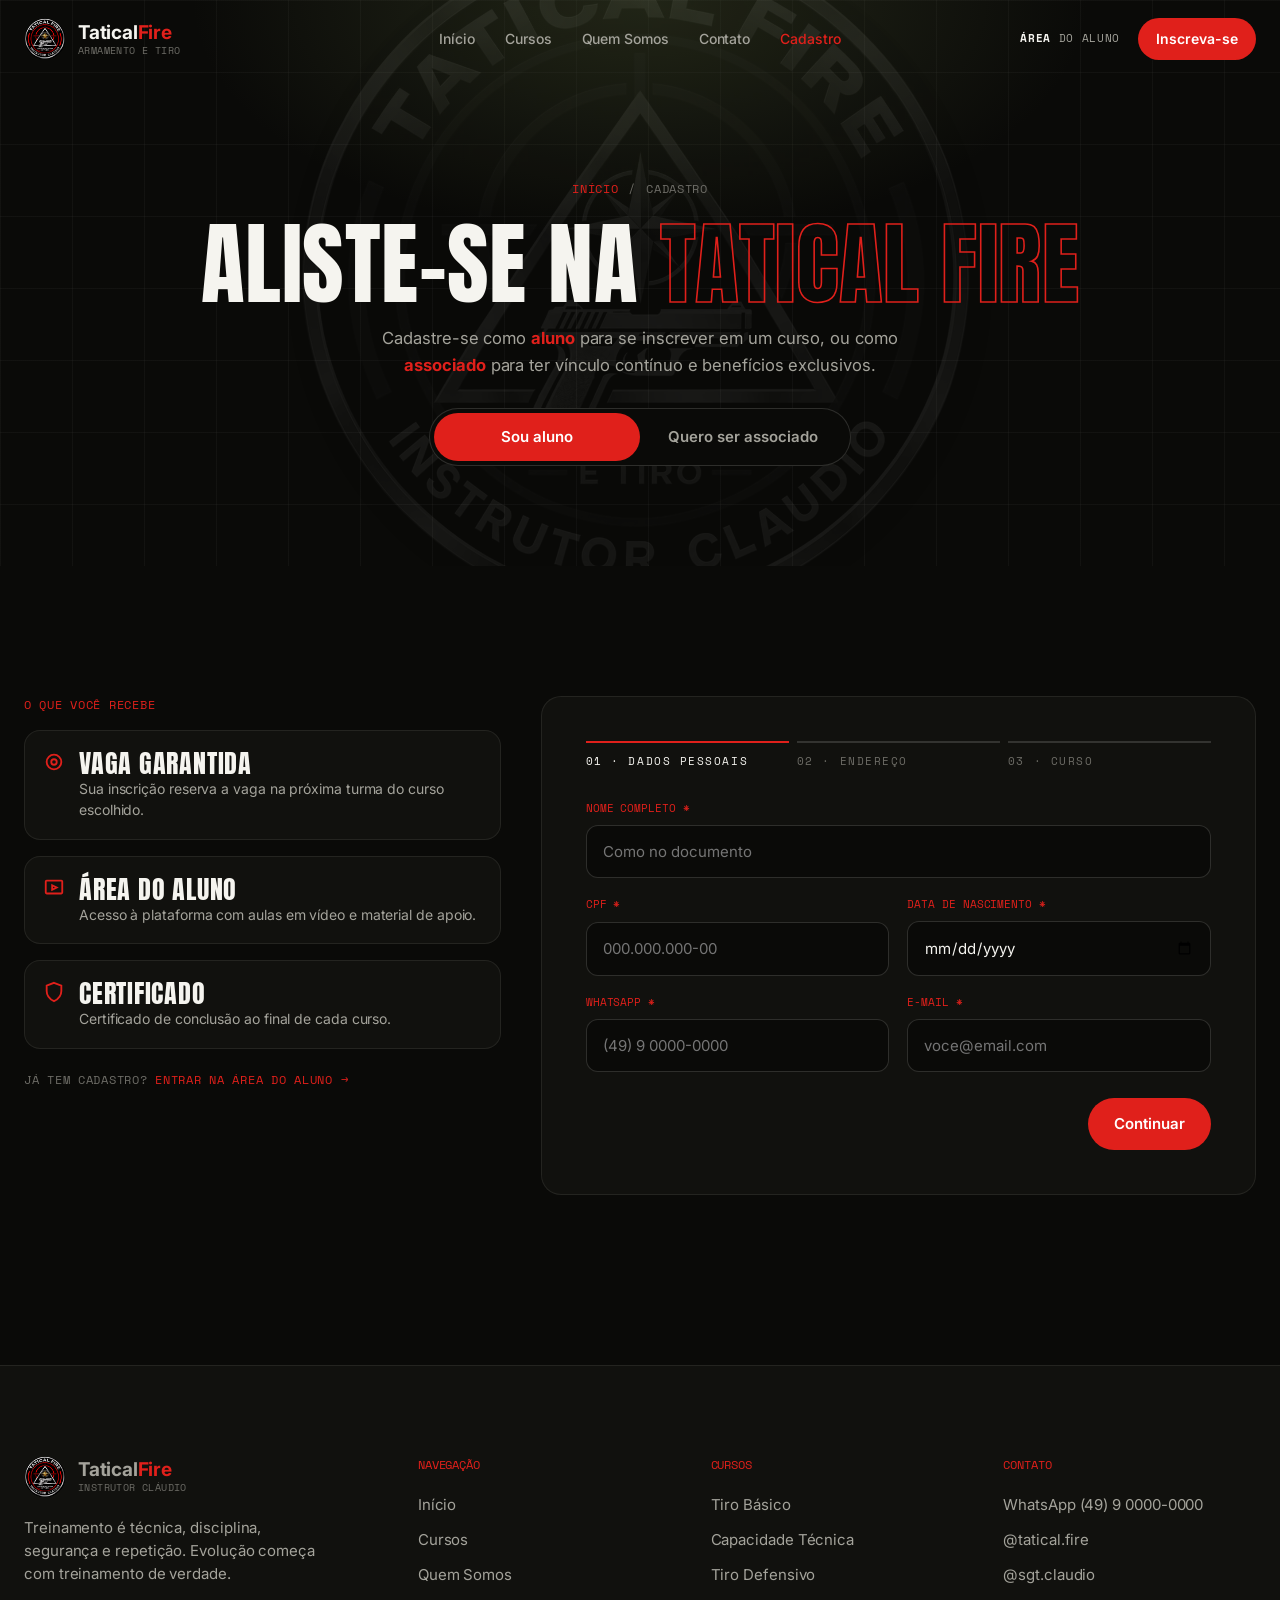
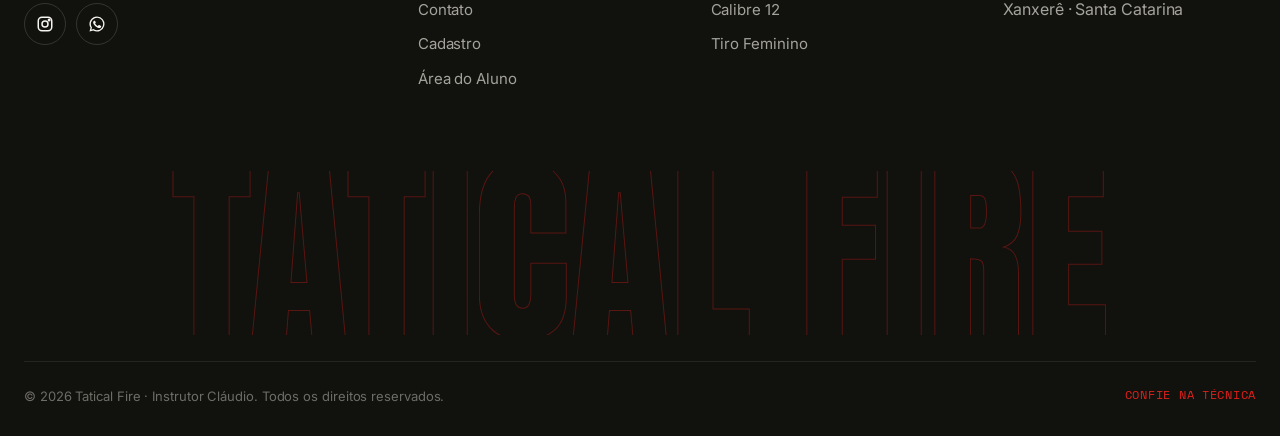
<file: site/cadastro.html>
<!doctype html>
<html lang="pt-BR">
<head>
<meta charset="utf-8">
<meta name="viewport" content="width=device-width, initial-scale=1">
<title>Cadastro de Alunos e Associados · Tatical Fire</title>
<meta name="description" content="Cadastre-se como aluno ou associado da Tatical Fire.">
<link rel="icon" href="assets/img/logo.webp">
<link rel="preconnect" href="https://fonts.googleapis.com">
<link rel="preconnect" href="https://fonts.gstatic.com" crossorigin>
<link href="https://fonts.googleapis.com/css2?family=Anton&family=Inter:wght@400;500;600;700&family=Space+Mono:wght@400;700&display=swap" rel="stylesheet">
<link rel="stylesheet" href="assets/css/style.css">
<style>
  .switch{display:inline-grid;grid-template-columns:1fr 1fr;border:1px solid var(--line-2);margin-top:30px;position:relative;background:var(--bg)}
  .switch button{font-family:var(--ff-head);font-weight:700;font-size:19px;letter-spacing:.08em;text-transform:uppercase;padding:14px 34px;position:relative;z-index:1;color:var(--muted);transition:color .3s}
  .switch button.on{color:#fff}
  .switch i{position:absolute;top:0;bottom:0;left:0;width:50%;background:var(--red);transition:transform .4s var(--ease)}
  .switch[data-mode="associado"] i{transform:translateX(100%)}
  .reg{display:grid;grid-template-columns:1fr 1.5fr;gap:40px;align-items:start}
  .side-info{position:sticky;top:110px;display:grid;gap:16px}
  .benefit{display:flex;gap:14px;padding:18px;border:1px solid var(--line);background:var(--bg-2)}
  .benefit svg{width:22px;height:22px;flex:none;color:var(--red);margin-top:2px}
  .benefit b{font-family:var(--ff-head);font-size:21px;text-transform:uppercase;letter-spacing:.03em;display:block;line-height:1.1}
  .benefit p{color:var(--muted);font-size:14px}
  .stepper{display:grid;grid-template-columns:repeat(3,1fr);gap:8px;margin-bottom:30px}
  .stepper div{border-top:3px solid var(--line-2);padding-top:10px;font-family:var(--ff-mono);font-size:11px;letter-spacing:.14em;text-transform:uppercase;color:var(--dim);transition:all .3s}
  .stepper div.on{border-color:var(--red);color:var(--text)}
  .stepper div.done{border-color:var(--olive-2);color:var(--sand)}
  .step{display:none}
  .step.on{display:grid;gap:18px;animation:swapIn .5s var(--ease)}
  @keyframes swapIn{from{opacity:0;transform:translateX(20px)}to{opacity:1;transform:none}}
  .step-nav{display:flex;justify-content:space-between;gap:12px;margin-top:8px}
  .plans{display:grid;grid-template-columns:repeat(3,1fr);gap:12px}
  .plan{border:1px solid var(--line-2);padding:20px 16px;cursor:pointer;position:relative;transition:all .25s;background:var(--bg)}
  .plan input{position:absolute;opacity:0}
  .plan:hover{border-color:var(--sand)}
  .plan.sel{border-color:var(--red);background:rgba(211,38,27,.07)}
  .plan .pn{font-family:var(--ff-head);font-weight:800;font-size:24px;text-transform:uppercase}
  .plan .pp{font-family:var(--ff-head);font-weight:700;font-size:30px;color:var(--sand);margin:6px 0}
  .plan .pp small{font-size:14px;color:var(--dim)}
  .plan ul{list-style:none;font-size:13px;color:var(--muted);display:grid;gap:4px}
  .plan .rec{position:absolute;top:-10px;right:10px;background:var(--red);color:#fff;font-family:var(--ff-mono);font-size:10px;letter-spacing:.12em;padding:3px 7px}
  .success{text-align:center;display:none;padding:30px 0}
  .success.on{display:block;animation:swapIn .5s var(--ease)}
  .success .seal{width:120px;height:120px;margin:0 auto 24px;border-radius:50%;border:2px solid var(--red);display:grid;place-items:center;position:relative}
  .success .seal img{width:96px;border-radius:50%}
  .only-assoc{display:none}
  body.assoc .only-assoc{display:grid}
  body.assoc .only-aluno{display:none}
  body.assoc .benefit.only-assoc{display:flex}
  .stack{display:grid;gap:18px}
  @media (max-width:1080px){.reg{grid-template-columns:1fr}.side-info{position:static}}
  @media (max-width:680px){.plans{grid-template-columns:1fr}.switch button{padding:12px 18px;font-size:16px}}
</style>
</head>
<body data-page="cadastro">

<section class="page-hero grid-bg">
  <img class="bg-logo" src="assets/img/logo.webp" alt="">
  <div class="container">
    <div class="crumbs mono"><a href="index.html">Início</a><span>/</span><span>Cadastro</span></div>
    <h1 class="h1 reveal">Aliste-se na <span class="accent">Tatical Fire</span></h1>
    <p class="lead reveal reveal-d1" style="margin-top:20px">Cadastre-se como <b class="sand">aluno</b> para se inscrever em um curso, ou como <b class="sand">associado</b> para ter vínculo contínuo e benefícios exclusivos.</p>
    <div class="switch" id="switch" data-mode="aluno"><i></i><button class="on" data-mode="aluno">Sou aluno</button><button data-mode="associado">Quero ser associado</button></div>
  </div>
</section>

<section class="pad">
  <div class="container reg">
    <aside class="side-info">
      <span class="sec-index only-aluno" style="display:block">O QUE VOCÊ RECEBE</span>
      <span class="sec-index only-assoc" style="display:none" id="assocLabel">BENEFÍCIOS</span>
      <div class="benefit only-aluno"><svg viewBox="0 0 24 24" fill="none" stroke="currentColor" stroke-width="2"><circle cx="12" cy="12" r="8"/><circle cx="12" cy="12" r="3"/></svg><div><b>Vaga garantida</b><p>Sua inscrição reserva a vaga na próxima turma do curso escolhido.</p></div></div>
      <div class="benefit only-aluno"><svg viewBox="0 0 24 24" fill="none" stroke="currentColor" stroke-width="2"><rect x="3" y="4" width="18" height="14" rx="1"/><path d="M10 9l5 2.5-5 2.5z"/></svg><div><b>Área do aluno</b><p>Acesso à plataforma com aulas em vídeo e material de apoio.</p></div></div>
      <div class="benefit only-aluno"><svg viewBox="0 0 24 24" fill="none" stroke="currentColor" stroke-width="2"><path d="M12 2l8 3v6c0 5-3.5 9-8 11-4.5-2-8-6-8-11V5z"/></svg><div><b>Certificado</b><p>Certificado de conclusão ao final de cada curso.</p></div></div>
      <div class="benefit only-assoc"><svg viewBox="0 0 24 24" fill="none" stroke="currentColor" stroke-width="2"><path d="M12 2l3 6 7 1-5 5 1 7-6-3-6 3 1-7-5-5 7-1z"/></svg><div><b>Prioridade nas turmas</b><p>Reserva antecipada nas novas turmas e eventos.</p></div></div>
      <div class="benefit only-assoc"><svg viewBox="0 0 24 24" fill="none" stroke="currentColor" stroke-width="2"><path d="M20 12l-8 8-9-9V3h8z"/><circle cx="7.5" cy="7.5" r="1.5"/></svg><div><b>Condições especiais</b><p>Descontos em cursos, treinos livres e eventos.</p></div></div>
      <div class="benefit only-assoc"><svg viewBox="0 0 24 24" fill="none" stroke="currentColor" stroke-width="2"><circle cx="8" cy="9" r="3"/><circle cx="16" cy="9" r="3"/><path d="M2 20c.6-3 3-5 6-5s5.4 2 6 5M14 15c3 0 5.4 2 6 5"/></svg><div><b>Comunidade</b><p>Acesso completo à plataforma e à comunidade de associados.</p></div></div>
      <p class="mono" style="color:var(--dim);margin-top:6px">Já tem cadastro? <a href="aluno.html" style="color:var(--sand)">Entrar na área do aluno →</a></p>
    </aside>

    <div class="panel hud">
      <div id="formWrap">
        <div class="stepper" id="stepper"><div class="on">01 · Dados pessoais</div><div>02 · Endereço</div><div id="st3label">03 · Curso</div></div>
        <form class="form" id="regForm" novalidate>
          <!-- passo 1 -->
          <div class="step on" data-step="0">
            <div class="field"><label for="fNome">Nome completo *</label><input id="fNome" required placeholder="Como no documento"></div>
            <div class="row2">
              <div class="field"><label for="fCpf">CPF *</label><input id="fCpf" required placeholder="000.000.000-00" inputmode="numeric" maxlength="14"></div>
              <div class="field"><label for="fNasc">Data de nascimento *</label><input id="fNasc" type="date" required></div>
            </div>
            <div class="row2">
              <div class="field"><label for="fTel">WhatsApp *</label><input id="fTel" required placeholder="(49) 9 0000-0000" inputmode="tel" maxlength="16"></div>
              <div class="field"><label for="fEmail">E-mail *</label><input id="fEmail" type="email" required placeholder="voce@email.com"></div>
            </div>
          </div>
          <!-- passo 2 -->
          <div class="step" data-step="1">
            <div class="row2">
              <div class="field"><label for="fCep">CEP</label><input id="fCep" placeholder="89820-000" inputmode="numeric" maxlength="9"></div>
              <div class="field"><label for="fCidade">Cidade *</label><input id="fCidade" required value="Xanxerê"></div>
            </div>
            <div class="field"><label for="fEnd">Endereço</label><input id="fEnd" placeholder="Rua, número, bairro"></div>
            <div class="row2">
              <div class="field"><label for="fExp">Experiência com tiro *</label>
                <select id="fExp" required><option value="">Selecione</option><option>Nunca atirei</option><option>Já atirei algumas vezes</option><option>Pratico regularmente</option><option>Profissional da área</option></select></div>
              <div class="field"><label for="fCac">Possui registro (CAC/posse)?</label>
                <select id="fCac"><option>Não</option><option>Sim, CAC</option><option>Sim, posse</option><option>Em andamento</option></select></div>
            </div>
          </div>
          <!-- passo 3 -->
          <div class="step" data-step="2">
            <div class="only-aluno stack">
              <div class="field"><label for="fCurso">Curso de interesse *</label><select id="fCurso"></select></div>
              <div class="field"><label for="fTurno">Turno preferido</label><select id="fTurno"><option>Noite</option><option>Manhã</option><option>Tarde</option><option>Sábado</option></select></div>
            </div>
            <div class="only-assoc" style="gap:12px">
              <label class="mono" style="color:var(--sand)">Plano de associação *</label>
              <div class="plans" id="plans">
                <label class="plan"><input type="radio" name="plano" value="Recruta"><div class="pn">Recruta</div><div class="pp">R$ 00<small>/mês</small></div><ul><li>Plataforma online</li><li>Comunidade</li><li>5% em cursos</li></ul></label>
                <label class="plan sel"><span class="rec">Recomendado</span><input type="radio" name="plano" value="Operador" checked><div class="pn">Operador</div><div class="pp">R$ 00<small>/mês</small></div><ul><li>Tudo do Recruta</li><li>Prioridade nas turmas</li><li>15% em cursos</li></ul></label>
                <label class="plan"><input type="radio" name="plano" value="Elite"><div class="pn">Elite</div><div class="pp">R$ 00<small>/mês</small></div><ul><li>Tudo do Operador</li><li>Treinos livres mensais</li><li>25% em cursos</li></ul></label>
              </div>
              <p class="mono" style="color:var(--dim)">* Valores ilustrativos — definir com o cliente.</p>
            </div>
            <div class="field"><label for="fObs">Observações</label><textarea id="fObs" style="min-height:90px" placeholder="Algo que o instrutor deva saber?"></textarea></div>
            <label class="check"><input type="checkbox" id="fTermos" required> Declaro que as informações são verdadeiras e concordo com as normas de segurança do estande.</label>
          </div>

          <div class="step-nav">
            <button type="button" class="btn btn-ghost" id="prevBtn" style="visibility:hidden">Voltar</button>
            <button type="submit" class="btn" id="nextBtn">Continuar</button>
          </div>
        </form>
      </div>

      <div class="success" id="success">
        <div class="seal"><img src="assets/img/logo.webp" alt=""></div>
        <span class="tag"><span class="dot"></span>Cadastro recebido</span>
        <h2 class="h2" style="margin:18px 0 12px">Missão <span class="accent">aceita</span></h2>
        <p class="lead" style="margin:0 auto" id="successMsg"></p>
        <div style="display:flex;gap:12px;justify-content:center;flex-wrap:wrap;margin-top:28px">
          <a class="btn" href="aluno.html">Acessar área do aluno</a>
          <a class="btn btn-ghost" href="cursos.html">Ver outros cursos</a>
        </div>
      </div>
    </div>
  </div>
</section>

<footer data-auto></footer>
<script src="assets/js/data.js"></script>
<script src="assets/js/main.js"></script>
<script>
(function(){
  var mode = 'aluno', step = 0;
  var sw = document.getElementById('switch');
  function setMode(m){
    mode = m; sw.dataset.mode = m;
    sw.querySelectorAll('button').forEach(function(b){b.classList.toggle('on',b.dataset.mode===m);});
    document.body.classList.toggle('assoc', m==='associado');
    document.getElementById('assocLabel').style.display = m==='associado' ? 'block' : 'none';
    document.querySelector('.side-info .only-aluno').style.display = m==='aluno' ? 'block' : 'none';
    document.getElementById('st3label').textContent = m==='aluno' ? '03 · Curso' : '03 · Plano';
  }
  sw.addEventListener('click',function(e){ var b=e.target.closest('button'); if(b) setMode(b.dataset.mode); });
  if(location.hash==='#associado') setMode('associado');

  // cursos no select + pré-seleção via ?curso=
  var sel = document.getElementById('fCurso');
  sel.innerHTML = TF_COURSES.map(function(c){return '<option value="'+c.id+'">'+c.title+' — '+c.kicker+'</option>';}).join('');
  var q = new URLSearchParams(location.search).get('curso'); if(q) sel.value = q;

  // planos
  document.getElementById('plans').addEventListener('change',function(e){
    this.querySelectorAll('.plan').forEach(function(p){p.classList.toggle('sel',p.querySelector('input').checked);});
  });

  // máscaras simples
  function mask(id, fn){ var el=document.getElementById(id); el.addEventListener('input',function(){ el.value = fn(el.value.replace(/\D/g,'')); }); }
  mask('fCpf',function(v){return v.slice(0,11).replace(/(\d{3})(\d)/,'$1.$2').replace(/(\d{3})(\d)/,'$1.$2').replace(/(\d{3})(\d{1,2})$/,'$1-$2');});
  mask('fTel',function(v){v=v.slice(0,11);return v.replace(/^(\d{2})(\d)/,'($1) $2').replace(/(\d)(\d{4})(\d{4})$/,'$1 $2-$3');});
  mask('fCep',function(v){return v.slice(0,8).replace(/(\d{5})(\d)/,'$1-$2');});

  var steps = document.querySelectorAll('.step'), marks = document.querySelectorAll('#stepper div');
  var prev = document.getElementById('prevBtn'), next = document.getElementById('nextBtn');
  function show(i){
    step = i;
    steps.forEach(function(s,k){s.classList.toggle('on',k===i);});
    marks.forEach(function(m,k){m.classList.toggle('on',k===i);m.classList.toggle('done',k<i);});
    prev.style.visibility = i ? 'visible' : 'hidden';
    next.textContent = i===steps.length-1 ? (mode==='aluno' ? 'Confirmar inscrição' : 'Confirmar associação') : 'Continuar';
  }
  function valid(){
    var ok = true;
    steps[step].querySelectorAll('[required]').forEach(function(el){
      if(el.offsetParent===null) return;
      var good = el.type==='checkbox' ? el.checked : el.value.trim()!=='' && (el.type!=='email' || /\S+@\S+\.\S+/.test(el.value));
      if(!good){ ok=false; el.style.borderColor='var(--red)'; el.addEventListener('input',function(){el.style.borderColor='';},{once:true}); }
    });
    if(!ok) TF_toast('Preencha os campos obrigatórios marcados.');
    return ok;
  }
  prev.onclick = function(){ show(step-1); };
  document.getElementById('regForm').addEventListener('submit',function(e){
    e.preventDefault();
    if(!valid()) return;
    if(step < steps.length-1){ show(step+1); return; }
    var nome = document.getElementById('fNome').value.split(' ')[0];
    var curso = TF_COURSES.filter(function(c){return c.id===sel.value;})[0];
    var plano = (document.querySelector('input[name=plano]:checked')||{}).value;
    document.getElementById('successMsg').textContent = mode==='aluno'
      ? nome+', sua pré-inscrição no curso '+curso.title+' foi registrada. O instrutor entrará em contato pelo WhatsApp para confirmar a turma.'
      : nome+', seu pedido de associação no plano '+plano+' foi registrado. Entraremos em contato para concluir sua adesão.';
    document.getElementById('formWrap').style.display='none';
    document.getElementById('success').classList.add('on');
    window.scrollTo({top:document.querySelector('.reg').offsetTop-120,behavior:'smooth'});
  });
  show(0);
})();
</script>
</body>
</html>
</file>
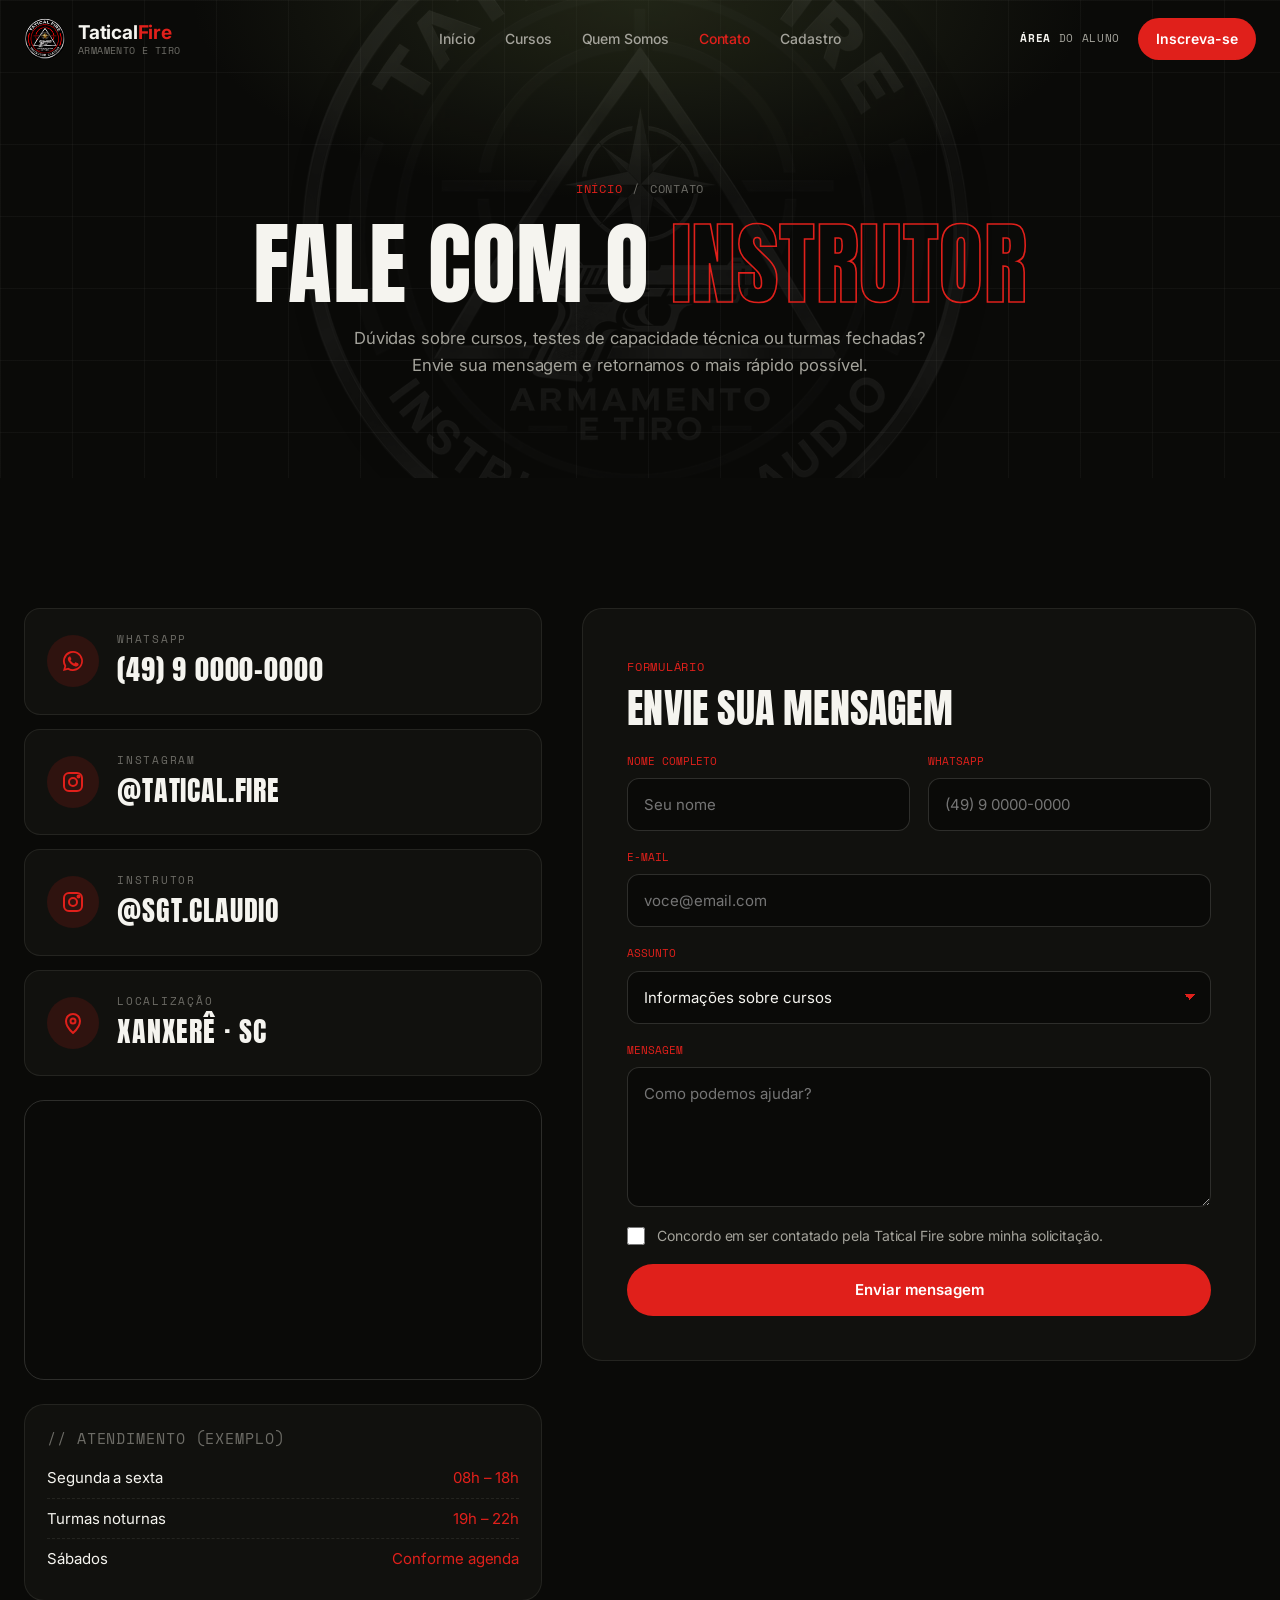
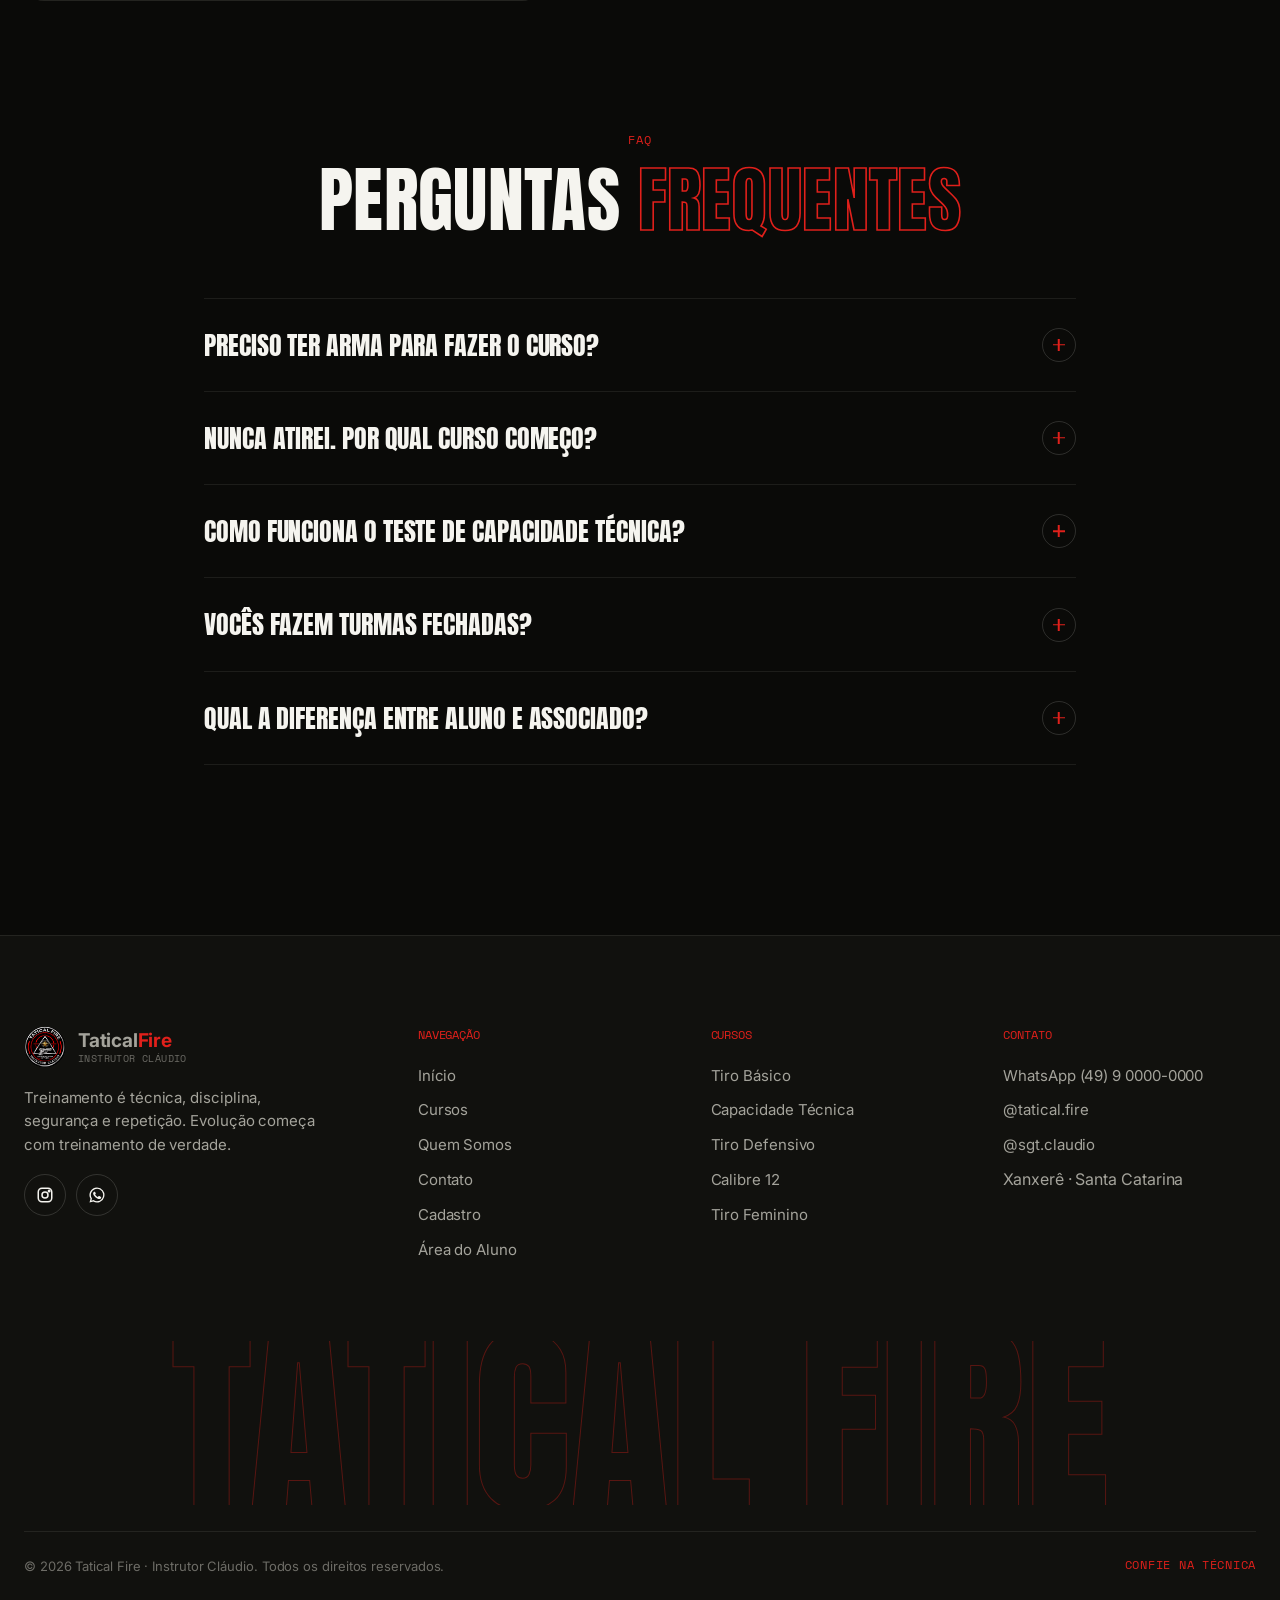
<file: site/contato.html>
<!doctype html>
<html lang="pt-BR">
<head>
<meta charset="utf-8">
<meta name="viewport" content="width=device-width, initial-scale=1">
<title>Contato · Tatical Fire</title>
<meta name="description" content="Fale com a Tatical Fire: cursos de tiro, testes de capacidade técnica e turmas fechadas em Xanxerê - SC.">
<link rel="icon" href="assets/img/logo.webp">
<link rel="preconnect" href="https://fonts.googleapis.com">
<link rel="preconnect" href="https://fonts.gstatic.com" crossorigin>
<link href="https://fonts.googleapis.com/css2?family=Anton&family=Inter:wght@400;500;600;700&family=Space+Mono:wght@400;700&display=swap" rel="stylesheet">
<link rel="stylesheet" href="assets/css/style.css">
<style>
  .contact-grid{display:grid;grid-template-columns:1fr 1.3fr;gap:40px;align-items:start}
  .ccards{display:grid;gap:14px}
  .cc{display:flex;gap:18px;align-items:center;border:1px solid var(--line);background:var(--bg-2);padding:22px;transition:border-color .25s,background .25s}
  a.cc:hover{border-color:var(--red);background:var(--panel)}
  .cc .ico{width:52px;height:52px;flex:none;display:grid;place-items:center;background:var(--olive-dark);border:1px solid var(--line-2);color:var(--sand)}
  .cc .ico svg{width:24px;height:24px}
  .cc small{display:block;font-family:var(--ff-mono);font-size:11px;letter-spacing:.16em;text-transform:uppercase;color:var(--dim)}
  .cc b{font-family:var(--ff-head);font-size:24px;letter-spacing:.03em;text-transform:uppercase}
  .map{border:1px solid var(--line-2);height:280px;position:relative;overflow:hidden}
  .map iframe{width:100%;height:100%;border:0;filter:grayscale(1) invert(.92) contrast(.9) sepia(.25)}
  .hours{border:1px solid var(--line);padding:22px;background:var(--bg-2)}
  .hours div{display:flex;justify-content:space-between;padding:8px 0;border-bottom:1px dashed var(--line);font-size:15px}
  .hours div:last-child{border:0}
  .hours span:last-child{color:var(--sand)}
  @media (max-width:1080px){.contact-grid{grid-template-columns:1fr}}
</style>
</head>
<body data-page="contato">

<section class="page-hero grid-bg">
  <img class="bg-logo" src="assets/img/logo.webp" alt="">
  <div class="container">
    <div class="crumbs mono"><a href="index.html">Início</a><span>/</span><span>Contato</span></div>
    <h1 class="h1 reveal">Fale com o <span class="accent">instrutor</span></h1>
    <p class="lead reveal reveal-d1" style="margin-top:20px">Dúvidas sobre cursos, testes de capacidade técnica ou turmas fechadas? Envie sua mensagem e retornamos o mais rápido possível.</p>
  </div>
</section>

<section class="pad">
  <div class="container contact-grid">
    <div style="display:grid;gap:24px">
      <div class="ccards reveal">
        <a class="cc" id="waCard" target="_blank" rel="noopener"><span class="ico" id="waIco"></span><div><small>WhatsApp</small><b>(49) 9 0000-0000</b></div></a>
        <a class="cc" href="https://www.instagram.com/tatical.fire/" target="_blank" rel="noopener"><span class="ico" id="igIco1"></span><div><small>Instagram</small><b>@tatical.fire</b></div></a>
        <a class="cc" href="https://www.instagram.com/sgt.claudio/" target="_blank" rel="noopener"><span class="ico" id="igIco2"></span><div><small>Instrutor</small><b>@sgt.claudio</b></div></a>
        <div class="cc"><span class="ico"><svg viewBox="0 0 24 24" fill="none" stroke="currentColor" stroke-width="2"><path d="M12 22s7-6.2 7-12a7 7 0 10-14 0c0 5.8 7 12 7 12z"/><circle cx="12" cy="10" r="2.5"/></svg></span><div><small>Localização</small><b>Xanxerê · SC</b></div></div>
      </div>
      <div class="map reveal"><iframe title="Mapa Xanxerê SC" loading="lazy" src="https://maps.google.com/maps?q=Xanxer%C3%AA%2C%20SC&z=13&output=embed"></iframe></div>
      <div class="hours reveal">
        <div class="mono" style="color:var(--dim);border:0;padding-top:0">// Atendimento (exemplo)</div>
        <div><span>Segunda a sexta</span><span>08h – 18h</span></div>
        <div><span>Turmas noturnas</span><span>19h – 22h</span></div>
        <div><span>Sábados</span><span>Conforme agenda</span></div>
      </div>
    </div>

    <div class="panel hud reveal reveal-d1">
      <span class="sec-index">FORMULÁRIO</span>
      <h2 class="h3" style="margin:12px 0 26px;font-size:40px">Envie sua mensagem</h2>
      <form class="form" id="contactForm">
        <div class="row2">
          <div class="field"><label for="cNome">Nome completo</label><input id="cNome" required placeholder="Seu nome"></div>
          <div class="field"><label for="cTel">WhatsApp</label><input id="cTel" required placeholder="(49) 9 0000-0000" inputmode="tel"></div>
        </div>
        <div class="field"><label for="cEmail">E-mail</label><input id="cEmail" type="email" placeholder="voce@email.com"></div>
        <div class="field"><label for="cAssunto">Assunto</label>
          <select id="cAssunto">
            <option>Informações sobre cursos</option>
            <option>Teste de capacidade técnica</option>
            <option>Turma fechada / empresa</option>
            <option>Associação</option>
            <option>Outro assunto</option>
          </select>
        </div>
        <div class="field"><label for="cMsg">Mensagem</label><textarea id="cMsg" placeholder="Como podemos ajudar?"></textarea></div>
        <label class="check"><input type="checkbox" required> Concordo em ser contatado pela Tatical Fire sobre minha solicitação.</label>
        <button class="btn btn-block" type="submit">Enviar mensagem</button>
      </form>
    </div>
  </div>
</section>

<section class="pad" style="padding-top:0">
  <div class="container" style="max-width:920px">
    <div class="sec-head center"><span class="sec-index">FAQ</span><h2 class="h2 reveal">Perguntas <span class="accent">frequentes</span></h2></div>
    <div class="faq reveal">
      <details><summary>Preciso ter arma para fazer o curso?<i></i></summary><p>Não. Nos cursos básicos o armamento e a estrutura do estande são disponibilizados. A munição pode ser cobrada à parte, conforme o curso.</p></details>
      <details><summary>Nunca atirei. Por qual curso começo?<i></i></summary><p>O Tiro Básico é o ponto de partida ideal: você aprende segurança, fundamentos e faz seus primeiros disparos com acompanhamento individual.</p></details>
      <details><summary>Como funciona o teste de capacidade técnica?<i></i></summary><p>O teste é aplicado por instrutor credenciado pela Polícia Federal. Oferecemos um treino preparatório no mesmo padrão da avaliação e orientação sobre a documentação.</p></details>
      <details><summary>Vocês fazem turmas fechadas?<i></i></summary><p>Sim. Montamos turmas para grupos, entidades de classe, empresas e equipes de segurança, com conteúdo sob medida.</p></details>
      <details><summary>Qual a diferença entre aluno e associado?<i></i></summary><p>O aluno se inscreve em cursos específicos. O associado tem vínculo contínuo com benefícios, como prioridade nas turmas e condições especiais. Veja a página de cadastro.</p></details>
    </div>
  </div>
</section>

<footer data-auto></footer>
<script src="assets/js/main.js"></script>
<script>
  document.getElementById('waIco').innerHTML = TF_ICONS.wa;
  document.getElementById('igIco1').innerHTML = TF_ICONS.ig;
  document.getElementById('igIco2').innerHTML = TF_ICONS.ig;
  document.getElementById('waCard').href = 'https://wa.me/' + TF_WHATS;
  document.getElementById('contactForm').addEventListener('submit', function(e){
    e.preventDefault(); this.reset();
    TF_toast('Mensagem recebida! Retornaremos em breve pelo WhatsApp.');
  });
</script>
</body>
</html>
</file>
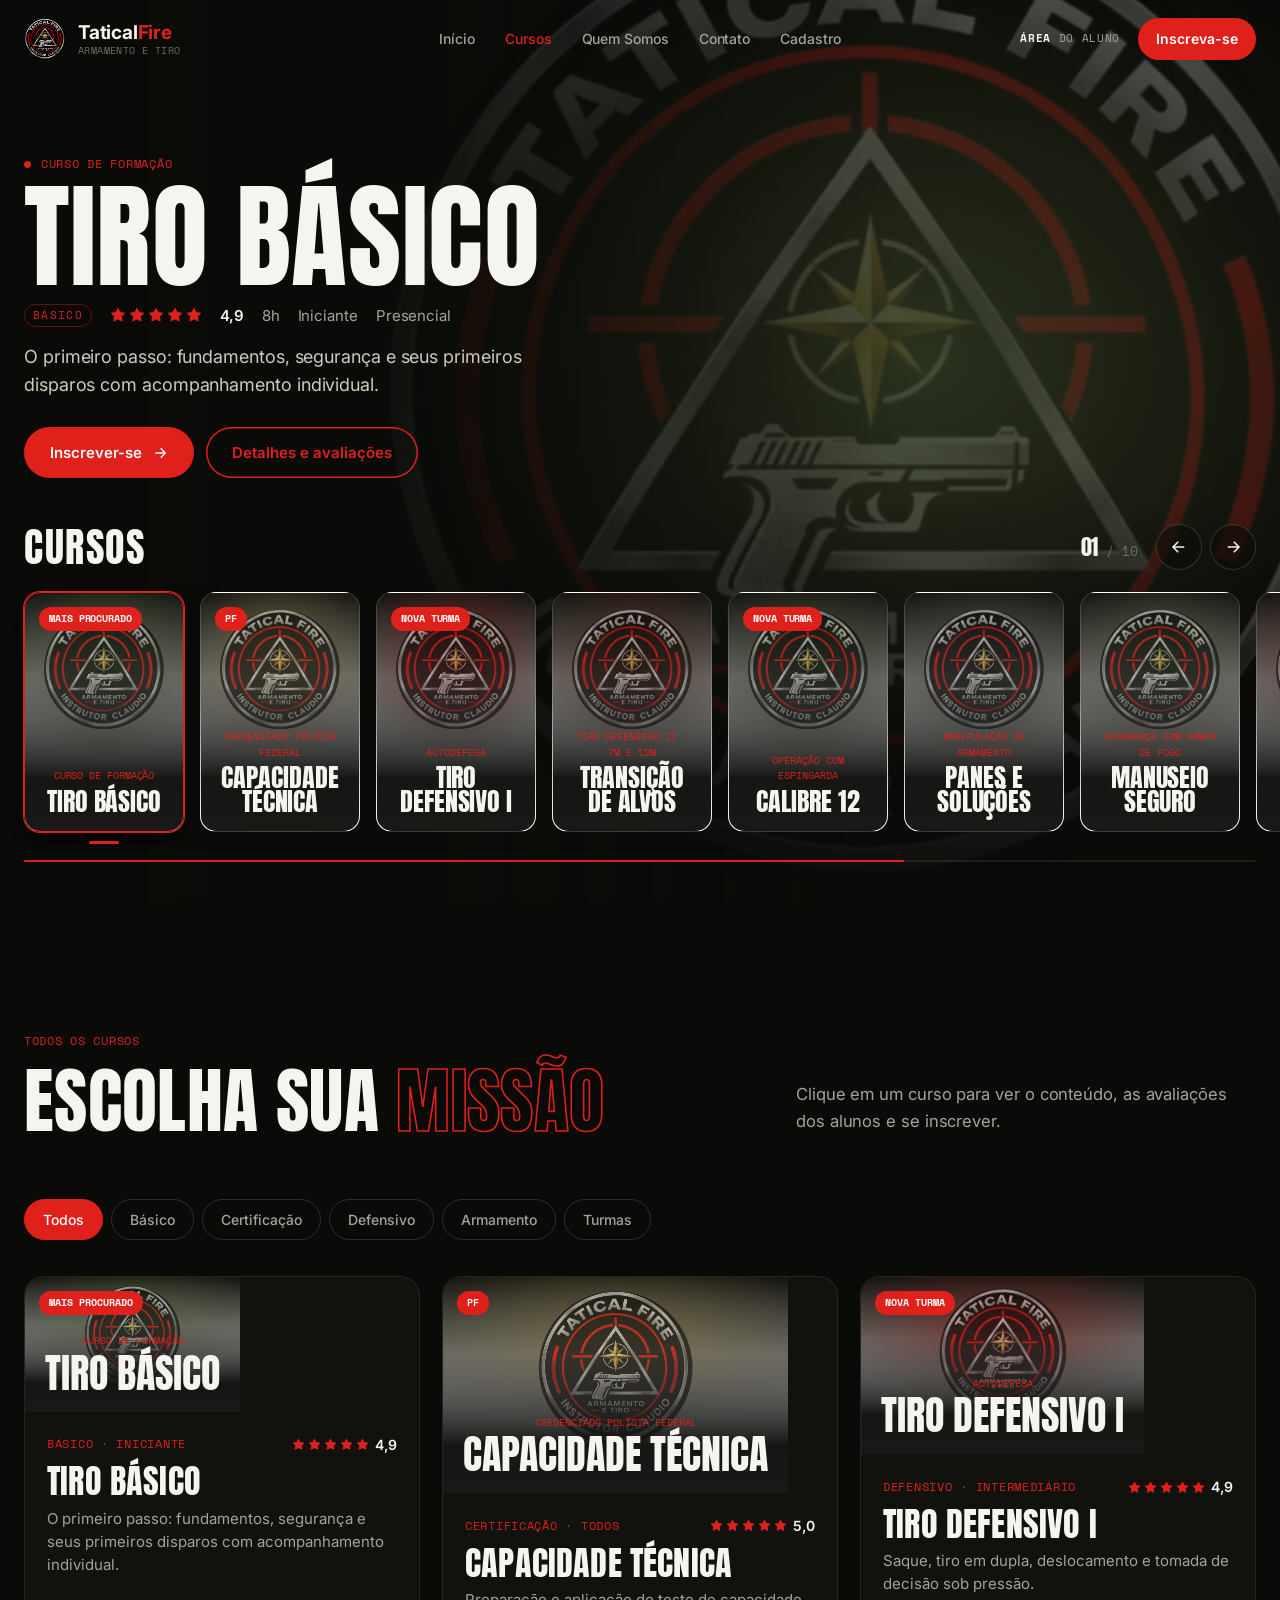
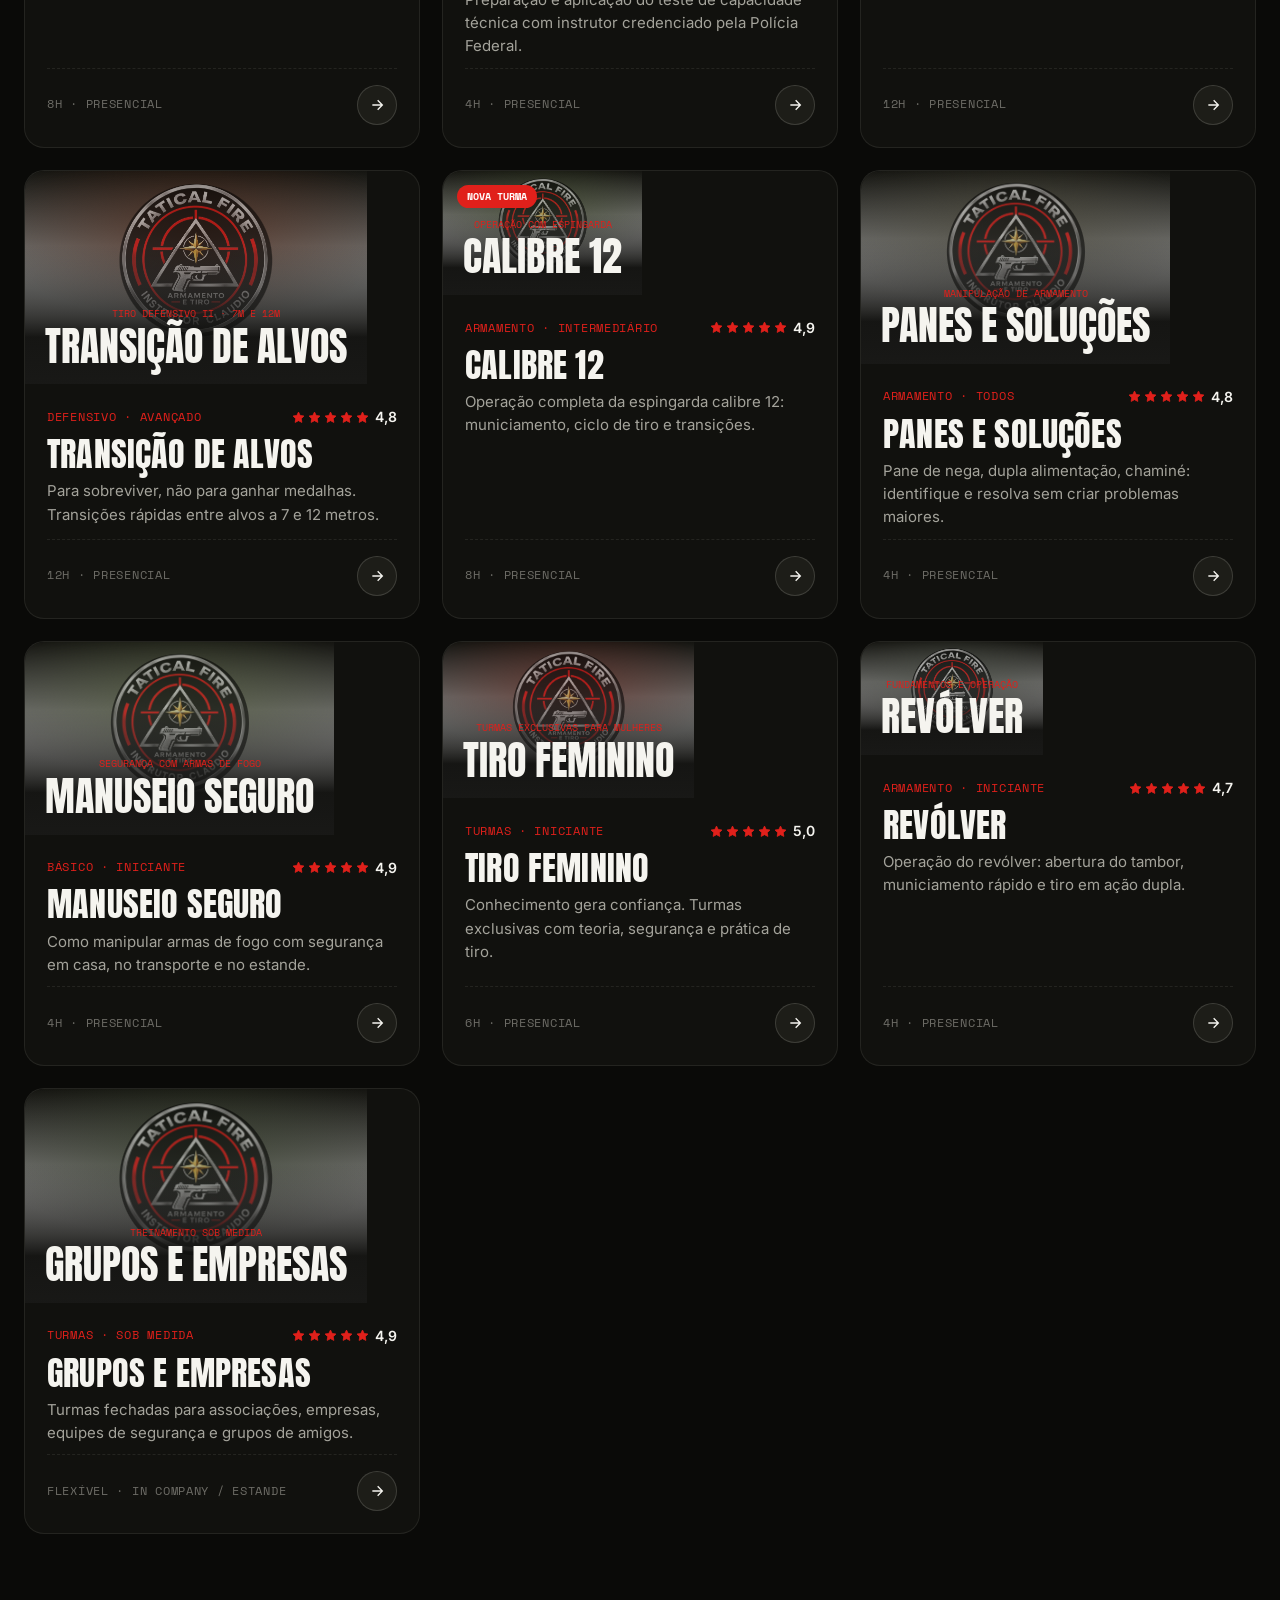
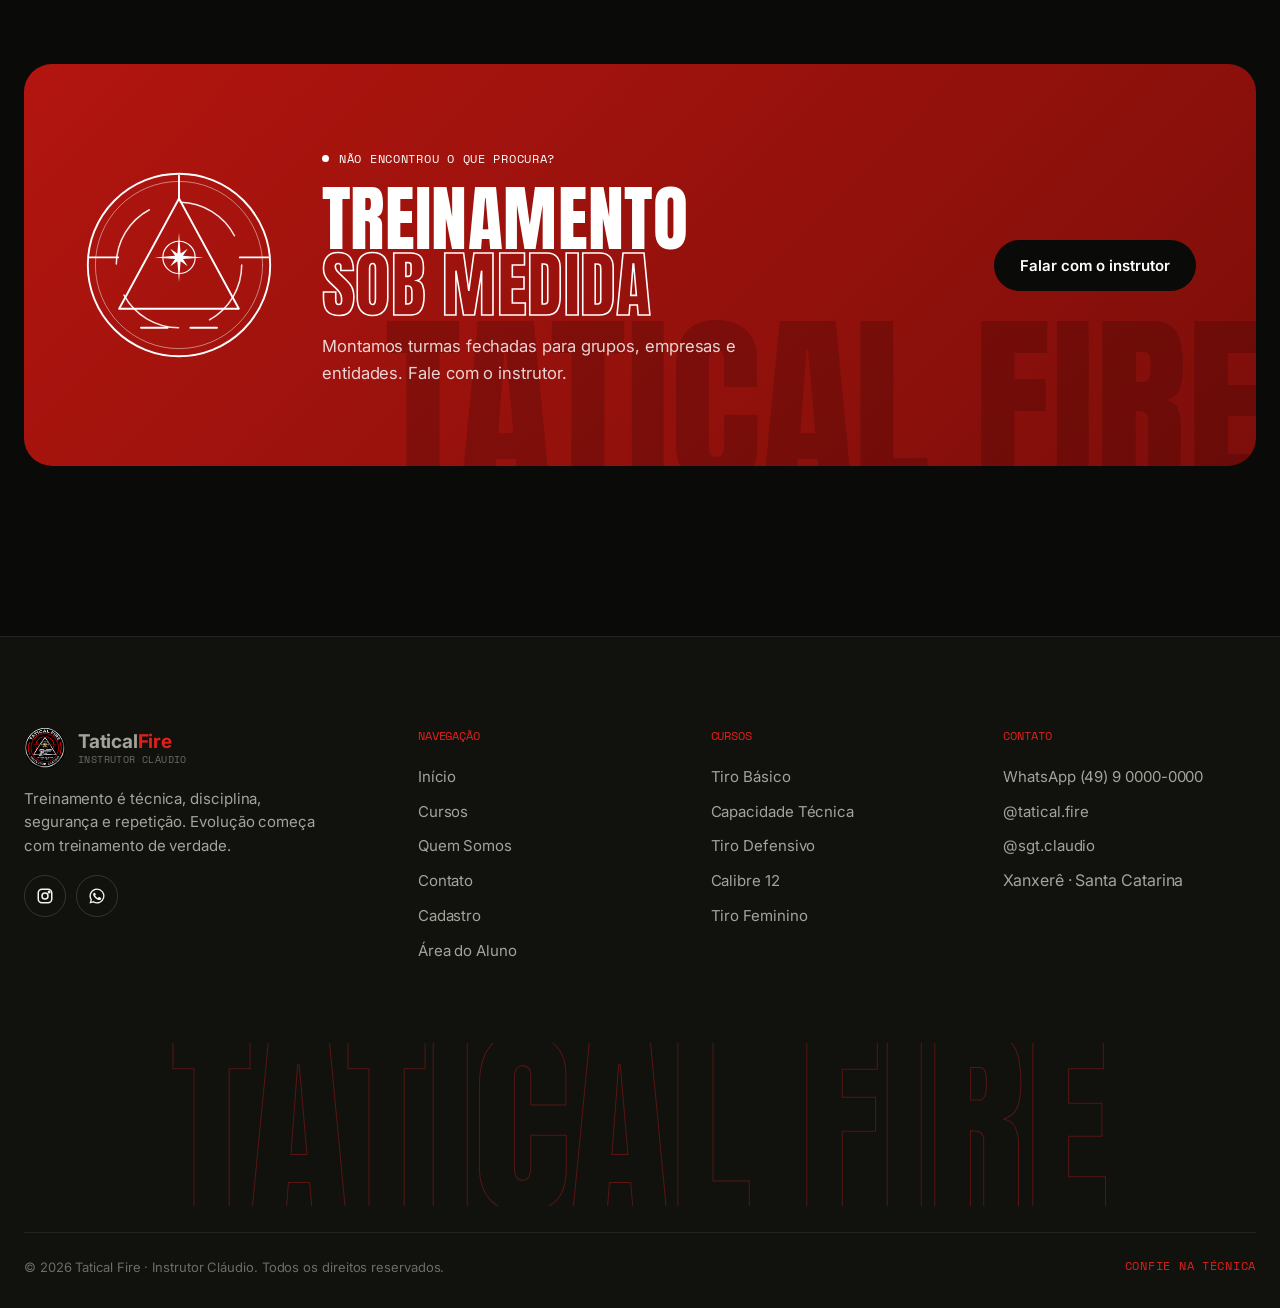
<file: site/cursos.html>
<!doctype html>
<html lang="pt-BR">
<head>
<meta charset="utf-8">
<meta name="viewport" content="width=device-width, initial-scale=1">
<title>Cursos · Tatical Fire</title>
<meta name="description" content="Cursos de tiro básico, defensivo, calibre 12, teste de capacidade técnica e turmas especiais com a Tatical Fire em Xanxerê - SC.">
<link rel="icon" href="assets/img/logo.webp">
<link rel="preconnect" href="https://fonts.googleapis.com">
<link rel="preconnect" href="https://fonts.gstatic.com" crossorigin>
<link href="https://fonts.googleapis.com/css2?family=Anton&family=Inter:wght@400;500;600;700&family=Space+Mono:wght@400;700&display=swap" rel="stylesheet">
<link rel="stylesheet" href="assets/css/style.css">
<style>
  /* ===== Showcase estilo streaming ===== */
  .showcase{min-height:100vh;position:relative;overflow:hidden;isolation:isolate;display:flex;flex-direction:column;justify-content:flex-end;padding:150px 0 40px}
  .sc-bg{position:absolute;inset:0;z-index:-3;background:var(--bg)}
  .sc-bg .logo{position:absolute;right:-8%;top:50%;width:min(80vw,1050px);transform:translateY(-55%);opacity:.32;filter:blur(1px) saturate(.9);transition:transform 1.2s var(--ease),opacity .6s}
  .sc-tint{position:absolute;inset:0;z-index:-2;transition:background .8s;background:radial-gradient(ellipse 60% 70% at 72% 40%,color-mix(in srgb,var(--tint,#56653a) 55%,transparent),transparent 70%)}
  .sc-fade{position:absolute;inset:0;z-index:-1;background:linear-gradient(90deg,var(--bg) 0%,rgba(10,12,8,.85) 35%,rgba(10,12,8,.2) 70%),linear-gradient(0deg,var(--bg) 0%,transparent 45%)}
  .sc-info{max-width:620px;min-height:300px;display:flex;flex-direction:column;justify-content:flex-end}
  .sc-info .kick{color:var(--sand)}
  .sc-info h1{font-size:clamp(64px,9vw,140px);margin:12px 0 18px;line-height:.86}
  .sc-meta{display:flex;flex-wrap:wrap;gap:8px 18px;align-items:center;color:var(--muted);font-size:15px;margin-bottom:16px}
  .sc-meta b{color:var(--text);font-weight:600}
  .sc-meta .pill{border:1px solid var(--line-2);padding:2px 8px;font-family:var(--ff-mono);font-size:11px;letter-spacing:.12em;text-transform:uppercase;color:var(--sand)}
  .sc-info p{color:#cfcabb;font-size:18px;max-width:52ch}
  .sc-actions{display:flex;gap:12px;margin-top:28px;flex-wrap:wrap}
  .swap{animation:swapIn .7s var(--ease)}
  @keyframes swapIn{from{opacity:0;transform:translateY(24px)}to{opacity:1;transform:none}}

  .rail-head{display:flex;justify-content:space-between;align-items:center;margin:46px 0 16px;gap:16px}
  .rail-head h2{font-size:28px;letter-spacing:.04em}
  .rail-ctrl{display:flex;gap:8px;align-items:center}
  .rail-ctrl .count{font-family:var(--ff-mono);font-size:13px;color:var(--dim);margin-right:10px}
  .rail-ctrl .count b{color:var(--text);font-size:22px;font-family:var(--ff-head)}
  .rail-ctrl button{width:46px;height:46px;border:1px solid var(--line-2);display:grid;place-items:center;transition:all .2s;background:rgba(10,12,8,.6)}
  .rail-ctrl button:hover{background:var(--red);border-color:var(--red)}
  .rail-ctrl svg{width:18px;height:18px}
  .rail{display:flex;gap:16px;overflow-x:auto;scroll-snap-type:x mandatory;scrollbar-width:none;padding:6px 24px 14px;margin:0 -24px;cursor:grab;scroll-padding-left:24px}
  .rail::-webkit-scrollbar{display:none}
  .rail.dragging{cursor:grabbing;scroll-snap-type:none}
  .rail.dragging .rail-card{pointer-events:none}
  .rail-card{flex:0 0 clamp(150px,12.5vw,190px);scroll-snap-align:start;transition:transform .4s var(--ease);position:relative;user-select:none}
  .rail-card:hover{transform:translateY(-8px)}
  .rail-card.active .poster{border-color:var(--red);box-shadow:0 0 0 1px var(--red),0 20px 40px rgba(0,0,0,.5)}
  .rail-card.active::after{content:"";position:absolute;left:50%;bottom:-12px;width:30px;height:3px;background:var(--red);transform:translateX(-50%)}
  .rail-card .poster .p-title{font-size:clamp(24px,2vw,30px)}
  .rail-progress{height:2px;background:var(--line);margin-top:14px;position:relative}
  .rail-progress i{position:absolute;left:0;top:0;bottom:0;background:var(--sand);width:20%;transition:left .2s,width .2s}

  /* ===== Catálogo ===== */
  .filters{display:flex;flex-wrap:wrap;gap:8px;margin-bottom:36px}
  .chip{font-family:var(--ff-head);font-weight:600;font-size:16px;letter-spacing:.08em;text-transform:uppercase;padding:9px 18px;border:1px solid var(--line-2);color:var(--muted);transition:all .2s}
  .chip:hover{color:var(--text);border-color:var(--sand)}
  .chip.on{background:var(--sand);color:#12140e;border-color:var(--sand)}
  .catalog{display:grid;grid-template-columns:repeat(3,1fr);gap:22px}
  .ccard{border:1px solid var(--line);background:var(--bg-2);display:flex;flex-direction:column;text-align:left;transition:border-color .3s,transform .4s var(--ease);position:relative}
  .ccard:hover{border-color:var(--line-2);transform:translateY(-4px)}
  .ccard .thumb{aspect-ratio:16/10;overflow:hidden;position:relative}
  .ccard .thumb .poster{aspect-ratio:auto;height:100%;border:0;justify-content:flex-end;padding:20px}
  .ccard .thumb .poster .p-logo{top:42%;width:46%}
  .ccard .thumb .poster .p-title{font-size:40px}
  .ccard .thumb .poster .p-cross{background:linear-gradient(var(--red),var(--red)) 50% 42%/1px 100% no-repeat,linear-gradient(var(--red),var(--red)) 50% 42%/100% 1px no-repeat;-webkit-mask-image:radial-gradient(circle at 50% 42%,transparent 18%,#000 19%,transparent 45%);mask-image:radial-gradient(circle at 50% 42%,transparent 18%,#000 19%,transparent 45%)}
  .ccard .body{padding:22px;display:flex;flex-direction:column;gap:10px;flex:1}
  .ccard .row{display:flex;justify-content:space-between;align-items:center;gap:10px}
  .ccard h3{font-size:28px}
  .ccard p{color:var(--muted);font-size:15px}
  .ccard .foot{margin-top:auto;padding-top:16px;border-top:1px dashed var(--line);display:flex;justify-content:space-between;align-items:center}
  .ccard .foot .mono{color:var(--dim)}
  .ccard .rate{display:flex;align-items:center;gap:6px;font-weight:600;font-size:14px}
  .ccard .rate .stars svg{width:13px;height:13px}
  .ccard .go{width:40px;height:40px;background:var(--panel-2);border:1px solid var(--line-2);display:grid;place-items:center;transition:all .25s}
  .ccard:hover .go{background:var(--red);border-color:var(--red)}
  .ccard .go svg{width:16px;height:16px}
  .empty{grid-column:1/-1;text-align:center;color:var(--muted);padding:40px}
  .modal-body h2{font-size:clamp(40px,5vw,64px);margin:10px 0 14px}
  .topics{list-style:none;display:grid;grid-template-columns:1fr 1fr;gap:8px 20px;margin:12px 0 26px}
  .topics li{display:flex;gap:10px;font-size:15px;color:#d6d2c4}
  .topics li::before{content:"›";color:var(--red);font-weight:700}
  .modal-actions{display:flex;gap:12px;flex-wrap:wrap;margin:26px 0 30px}
  @media (max-width:1080px){.catalog{grid-template-columns:1fr 1fr}}
  @media (max-width:680px){
    .catalog{grid-template-columns:1fr}
    .rail{padding:6px 16px 14px;margin:0 -16px;scroll-padding-left:16px}
    .sc-info{min-height:0}
    .sc-bg .logo{width:130vw;right:-50vw;top:35%;opacity:.22}
    .topics{grid-template-columns:1fr}
    .rail-ctrl .count{display:none}
  }
</style>
</head>
<body data-page="cursos">

<!-- SHOWCASE -->
<section class="showcase" id="showcase">
  <div class="sc-bg grid-bg"><img class="logo" src="assets/img/logo.webp" alt=""></div>
  <div class="sc-tint" id="scTint"></div>
  <div class="sc-fade"></div>

  <div class="container">
    <div class="sc-info" id="scInfo"></div>

    <div class="rail-head">
      <h2>Cursos</h2>
      <div class="rail-ctrl">
        <span class="count"><b id="railIdx">01</b> / <span id="railTotal">10</span></span>
        <button id="railPrev" aria-label="Anterior"><svg viewBox="0 0 24 24" fill="none" stroke="currentColor" stroke-width="2"><path d="M19 12H5M11 5l-7 7 7 7"/></svg></button>
        <button id="railNext" aria-label="Próximo"><svg viewBox="0 0 24 24" fill="none" stroke="currentColor" stroke-width="2"><path d="M5 12h14M13 5l7 7-7 7"/></svg></button>
      </div>
    </div>
    <div class="rail" id="rail"></div>
    <div class="rail-progress"><i id="railBar"></i></div>
  </div>
</section>

<!-- CATÁLOGO -->
<section class="pad" id="catalogo">
  <div class="container">
    <div class="sec-head">
      <span class="sec-index">TODOS OS CURSOS</span>
      <div style="display:flex;justify-content:space-between;align-items:flex-end;gap:30px;flex-wrap:wrap">
        <h2 class="h2 reveal">Escolha sua <span class="accent">missão</span></h2>
        <p class="lead reveal" style="max-width:46ch">Clique em um curso para ver o conteúdo, as avaliações dos alunos e se inscrever.</p>
      </div>
    </div>
    <div class="filters" id="filters"></div>
    <div class="catalog" id="catalog"></div>
  </div>
</section>

<!-- CTA -->
<section class="pad" style="padding-top:0">
  <div class="container">
    <div class="cta-box hud reveal">
      <img class="logo-ghost" src="assets/img/logo.webp" alt="">
      <div style="position:relative">
        <span class="tag"><span class="dot"></span>Não encontrou o que procura?</span>
        <h2 class="h2" style="margin:18px 0 14px">Treinamento <span class="accent">sob medida</span></h2>
        <p class="lead">Montamos turmas fechadas para grupos, empresas e entidades. Fale com o instrutor.</p>
      </div>
      <div class="actions"><a class="btn" href="contato.html">Falar com o instrutor</a></div>
    </div>
  </div>
</section>

<!-- MODAL -->
<div class="modal" id="modal" role="dialog" aria-modal="true">
  <div class="modal-box" style="position:relative">
    <button class="modal-close" id="modalClose" aria-label="Fechar"><svg width="18" height="18" viewBox="0 0 24 24" fill="none" stroke="currentColor" stroke-width="2"><path d="M6 6l12 12M18 6L6 18"/></svg></button>
    <div class="modal-side" id="mSide"></div>
    <div class="modal-body" id="mBody"></div>
  </div>
</div>

<footer data-auto></footer>

<script src="assets/js/data.js"></script>
<script src="assets/js/main.js"></script>
<script>
(function(){
  var C = TF_COURSES, ARROW = TF_ICONS.arrow;
  var info = document.getElementById('scInfo'), tint = document.getElementById('scTint');
  var rail = document.getElementById('rail'), current = 0;

  /* ---------- showcase ---------- */
  function setFeatured(i){
    current = i; var c = C[i];
    tint.style.setProperty('--tint', c.tint);
    info.innerHTML =
      '<div class="swap">'+
        '<span class="tag kick"><span class="dot"></span>'+c.kicker+'</span>'+
        '<h1>'+c.title+'</h1>'+
        '<div class="sc-meta"><span class="pill">'+c.cat+'</span><span>'+TF_stars(c.rating)+'</span><b>'+c.rating.toFixed(1).replace('.',',')+'</b><span>'+c.hours+'</span><span>'+c.level+'</span><span>'+c.format+'</span></div>'+
        '<p>'+c.short+'</p>'+
        '<div class="sc-actions">'+
          '<a class="btn" href="cadastro.html?curso='+c.id+'">Inscrever-se '+ARROW+'</a>'+
          '<button class="btn btn-ghost" data-open="'+i+'">Detalhes e avaliações</button>'+
        '</div>'+
      '</div>';
    rail.querySelectorAll('.rail-card').forEach(function(el,k){el.classList.toggle('active',k===i);});
    document.getElementById('railIdx').textContent = String(i+1).padStart(2,'0');
  }
  rail.innerHTML = C.map(function(c,i){return '<div class="rail-card" data-i="'+i+'" tabindex="0" role="button" aria-label="'+c.title+'">'+TF_posterHTML(c)+'</div>';}).join('');
  document.getElementById('railTotal').textContent = String(C.length).padStart(2,'0');

  rail.addEventListener('click',function(e){
    var card = e.target.closest('.rail-card'); if(!card || moved) return;
    var i = +card.dataset.i;
    if(i===current){ openModal(i); } else { setFeatured(i); }
  });
  rail.addEventListener('keydown',function(e){ var card=e.target.closest('.rail-card'); if(card && e.key==='Enter') setFeatured(+card.dataset.i); });

  function step(d){
    var n = (current + d + C.length) % C.length; setFeatured(n);
    var card = rail.children[n];
    rail.scrollTo({left: rail.scrollLeft + card.getBoundingClientRect().left - rail.getBoundingClientRect().left - parseFloat(getComputedStyle(rail).paddingLeft), behavior:'smooth'});
  }
  document.getElementById('railPrev').onclick = function(){step(-1);};
  document.getElementById('railNext').onclick = function(){step(1);};

  // arrastar com o mouse
  var down=false, sx=0, sl=0, moved=false;
  rail.addEventListener('mousedown',function(e){down=true;moved=false;sx=e.pageX;sl=rail.scrollLeft;});
  window.addEventListener('mouseup',function(){ if(down){down=false;setTimeout(function(){rail.classList.remove('dragging');moved=false;},0);} });
  rail.addEventListener('mousemove',function(e){ if(!down) return; var dx=e.pageX-sx; if(Math.abs(dx)>5){moved=true;rail.classList.add('dragging');} rail.scrollLeft = sl - dx; });

  var bar = document.getElementById('railBar');
  function prog(){ var max = rail.scrollWidth - rail.clientWidth; var w = rail.clientWidth / rail.scrollWidth * 100; bar.style.width = w+'%'; bar.style.left = (max>0 ? rail.scrollLeft/max*(100-w) : 0)+'%'; }
  rail.addEventListener('scroll',prog,{passive:true}); window.addEventListener('resize',prog);

  // rotação automática até o usuário interagir
  var auto = setInterval(function(){ step(1); }, 7000);
  ['mousedown','touchstart','wheel'].forEach(function(ev){ rail.addEventListener(ev,function(){clearInterval(auto);},{passive:true}); });
  document.querySelector('.rail-ctrl').addEventListener('click',function(){clearInterval(auto);});

  setFeatured(0); prog();

  /* ---------- catálogo ---------- */
  var cats = ['Todos'].concat(C.map(function(c){return c.cat;}).filter(function(v,i,a){return a.indexOf(v)===i;}));
  var filters = document.getElementById('filters'), catalog = document.getElementById('catalog');
  filters.innerHTML = cats.map(function(c,i){return '<button class="chip'+(i===0?' on':'')+'" data-cat="'+c+'">'+c+'</button>';}).join('');
  function render(cat){
    var list = C.map(function(c,i){c._i=i;return c;}).filter(function(c){return cat==='Todos'||c.cat===cat;});
    catalog.innerHTML = list.map(function(c,k){
      return '<button class="ccard reveal'+(k%3?' reveal-d'+(k%3):'')+'" data-open="'+c._i+'">'+
        '<div class="thumb">'+TF_posterHTML(c)+'</div>'+
        '<div class="body">'+
          '<div class="row"><span class="mono" style="color:var(--sand)">'+c.cat+' · '+c.level+'</span><span class="rate">'+TF_stars(c.rating)+' '+c.rating.toFixed(1).replace('.',',')+'</span></div>'+
          '<h3>'+c.title+'</h3><p>'+c.short+'</p>'+
          '<div class="foot"><span class="mono">'+c.hours+' · '+c.format+'</span><span class="go">'+ARROW+'</span></div>'+
        '</div></button>';
    }).join('') || '<p class="empty">Nenhum curso nesta categoria.</p>';
    TF_observe(catalog);
  }
  filters.addEventListener('click',function(e){
    var b=e.target.closest('.chip'); if(!b) return;
    filters.querySelectorAll('.chip').forEach(function(x){x.classList.toggle('on',x===b);});
    render(b.dataset.cat);
  });
  render('Todos');

  /* ---------- modal ---------- */
  var modal = document.getElementById('modal');
  function openModal(i){
    var c = C[i];
    var dist = [5,4,3,2,1].map(function(s){var n=c.reviews.filter(function(r){return r.r===s;}).length;return {s:s,w:Math.round(n/c.reviews.length*100)};});
    document.getElementById('mSide').innerHTML = TF_posterHTML(c) +
      '<div style="margin-top:18px;display:grid;gap:10px">'+
        '<a class="btn btn-block" href="cadastro.html?curso='+c.id+'">Inscrever-se</a>'+
        '<a class="btn btn-ghost btn-block" href="https://wa.me/'+TF_WHATS+'?text='+encodeURIComponent('Olá! Tenho interesse no curso '+c.title+'.')+'" target="_blank" rel="noopener">Tirar dúvidas</a>'+
      '</div>';
    document.getElementById('mBody').innerHTML =
      '<span class="tag"><span class="dot"></span>'+c.kicker+'</span>'+
      '<h2>'+c.title+'</h2>'+
      '<p style="color:#cfcabb">'+c.desc+'</p>'+
      '<div class="meta-grid"><div><small>Carga horária</small><b>'+c.hours+'</b></div><div><small>Nível</small><b>'+c.level+'</b></div><div><small>Formato</small><b>'+c.format+'</b></div></div>'+
      '<h4 class="mono" style="color:var(--sand);font-family:var(--ff-mono)">Conteúdo do curso</h4>'+
      '<ul class="topics">'+c.topics.map(function(t){return '<li>'+t+'</li>';}).join('')+'</ul>'+
      '<h4 class="mono" style="color:var(--sand);font-family:var(--ff-mono)">Avaliações dos alunos</h4>'+
      '<div class="rating-big"><b>'+c.rating.toFixed(1).replace('.',',')+'</b><div>'+TF_stars(c.rating)+'<div style="color:var(--dim);font-size:13px">'+c.reviews.length+' avaliações</div></div>'+
        '<div class="bars">'+dist.map(function(d){return '<div>'+d.s+'★<i style="--w:'+d.w+'%"></i></div>';}).join('')+'</div></div>'+
      c.reviews.map(function(r){return '<div class="review"><div class="review-head"><div class="who" style="border:0;padding:0;margin:0"><span class="avatar">'+r.n[0]+'</span><div><b>'+r.n+'</b><small>Aluno verificado</small></div></div>'+TF_stars(r.r)+'</div><p style="color:#d6d2c4">“'+r.t+'”</p></div>';}).join('')+
      '<div class="modal-actions"><a class="btn" href="cadastro.html?curso='+c.id+'">Quero me inscrever '+ARROW+'</a><span class="mono" style="color:var(--dim);align-self:center">Investimento: '+c.price+'</span></div>';
    modal.classList.add('open'); document.body.style.overflow='hidden';
    modal.querySelector('.modal-box').scrollTop = 0;
  }
  function closeModal(){ modal.classList.remove('open'); document.body.style.overflow=''; }
  document.addEventListener('click',function(e){ var o=e.target.closest('[data-open]'); if(o && !o.closest('.rail')) openModal(+o.dataset.open); });
  document.getElementById('modalClose').onclick = closeModal;
  modal.addEventListener('click',function(e){ if(e.target===modal) closeModal(); });
  document.addEventListener('keydown',function(e){ if(e.key==='Escape') closeModal(); });
})();
</script>
</body>
</html>
</file>
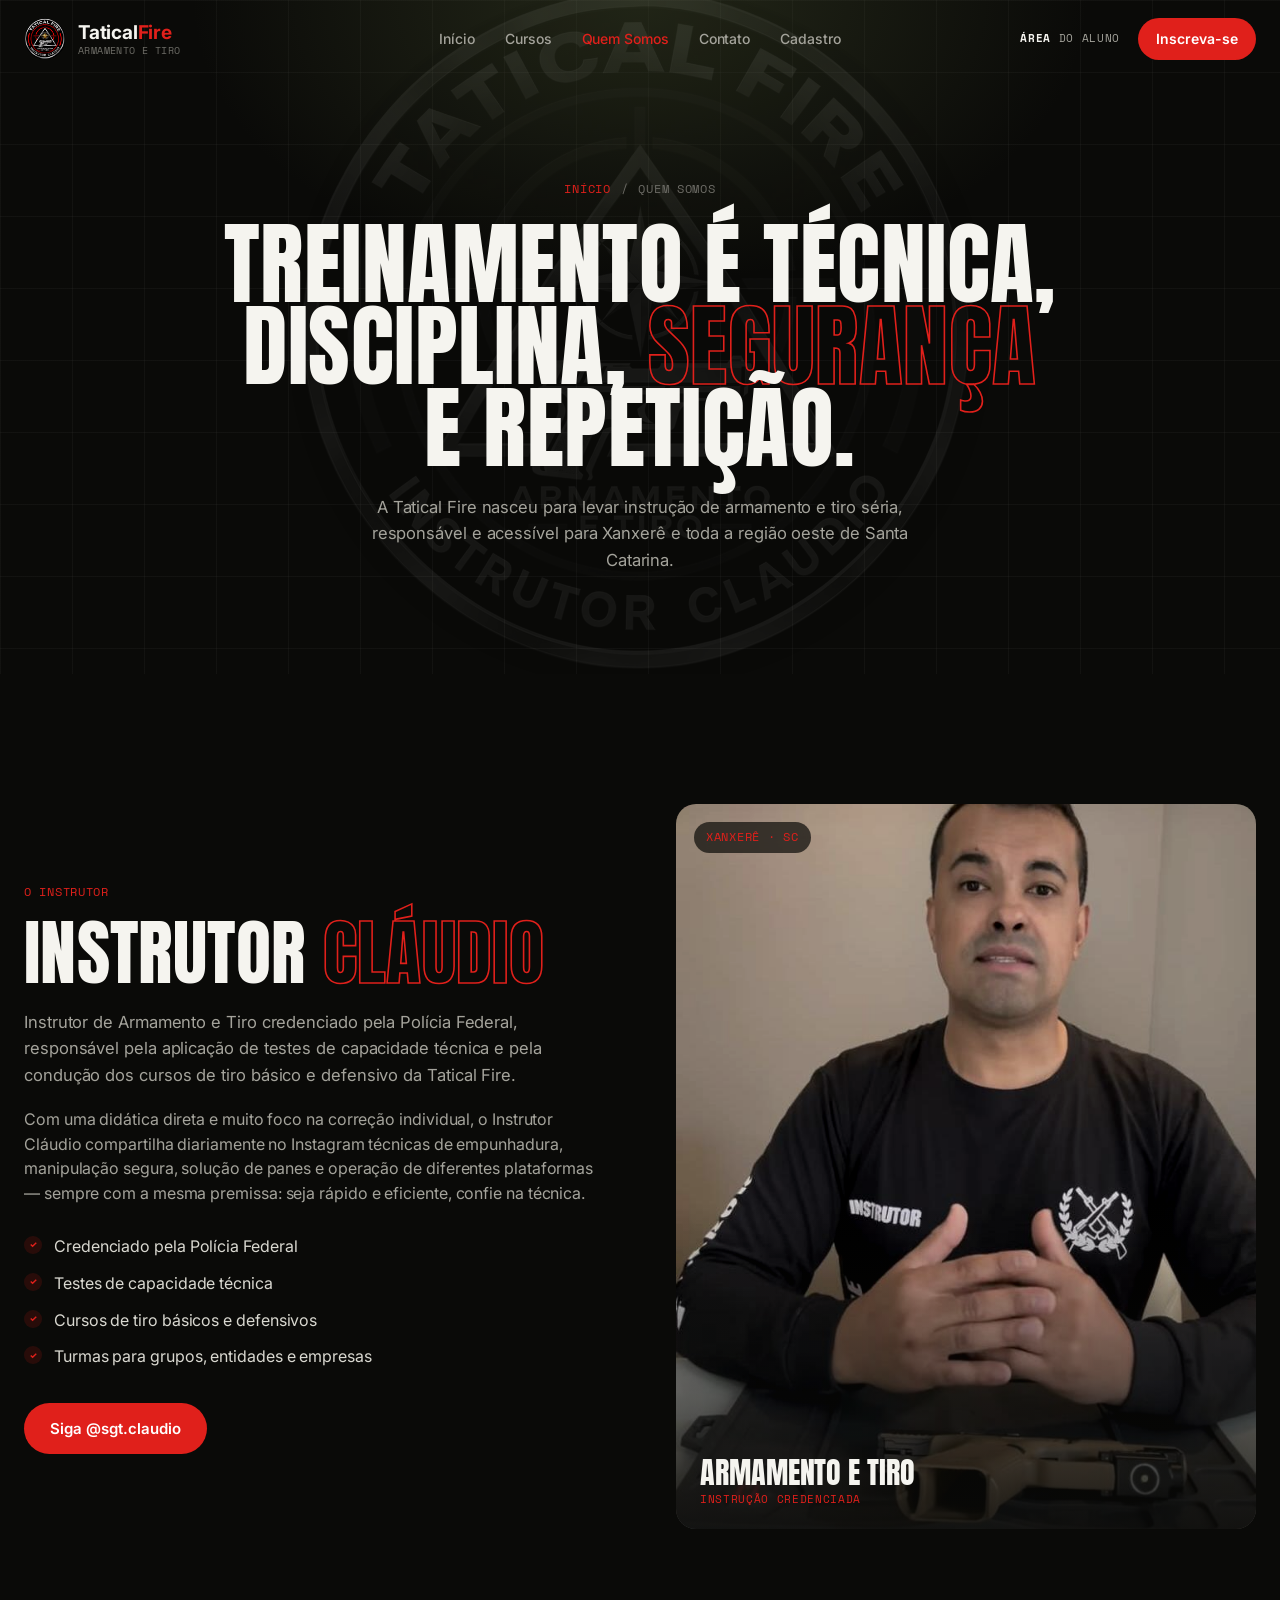
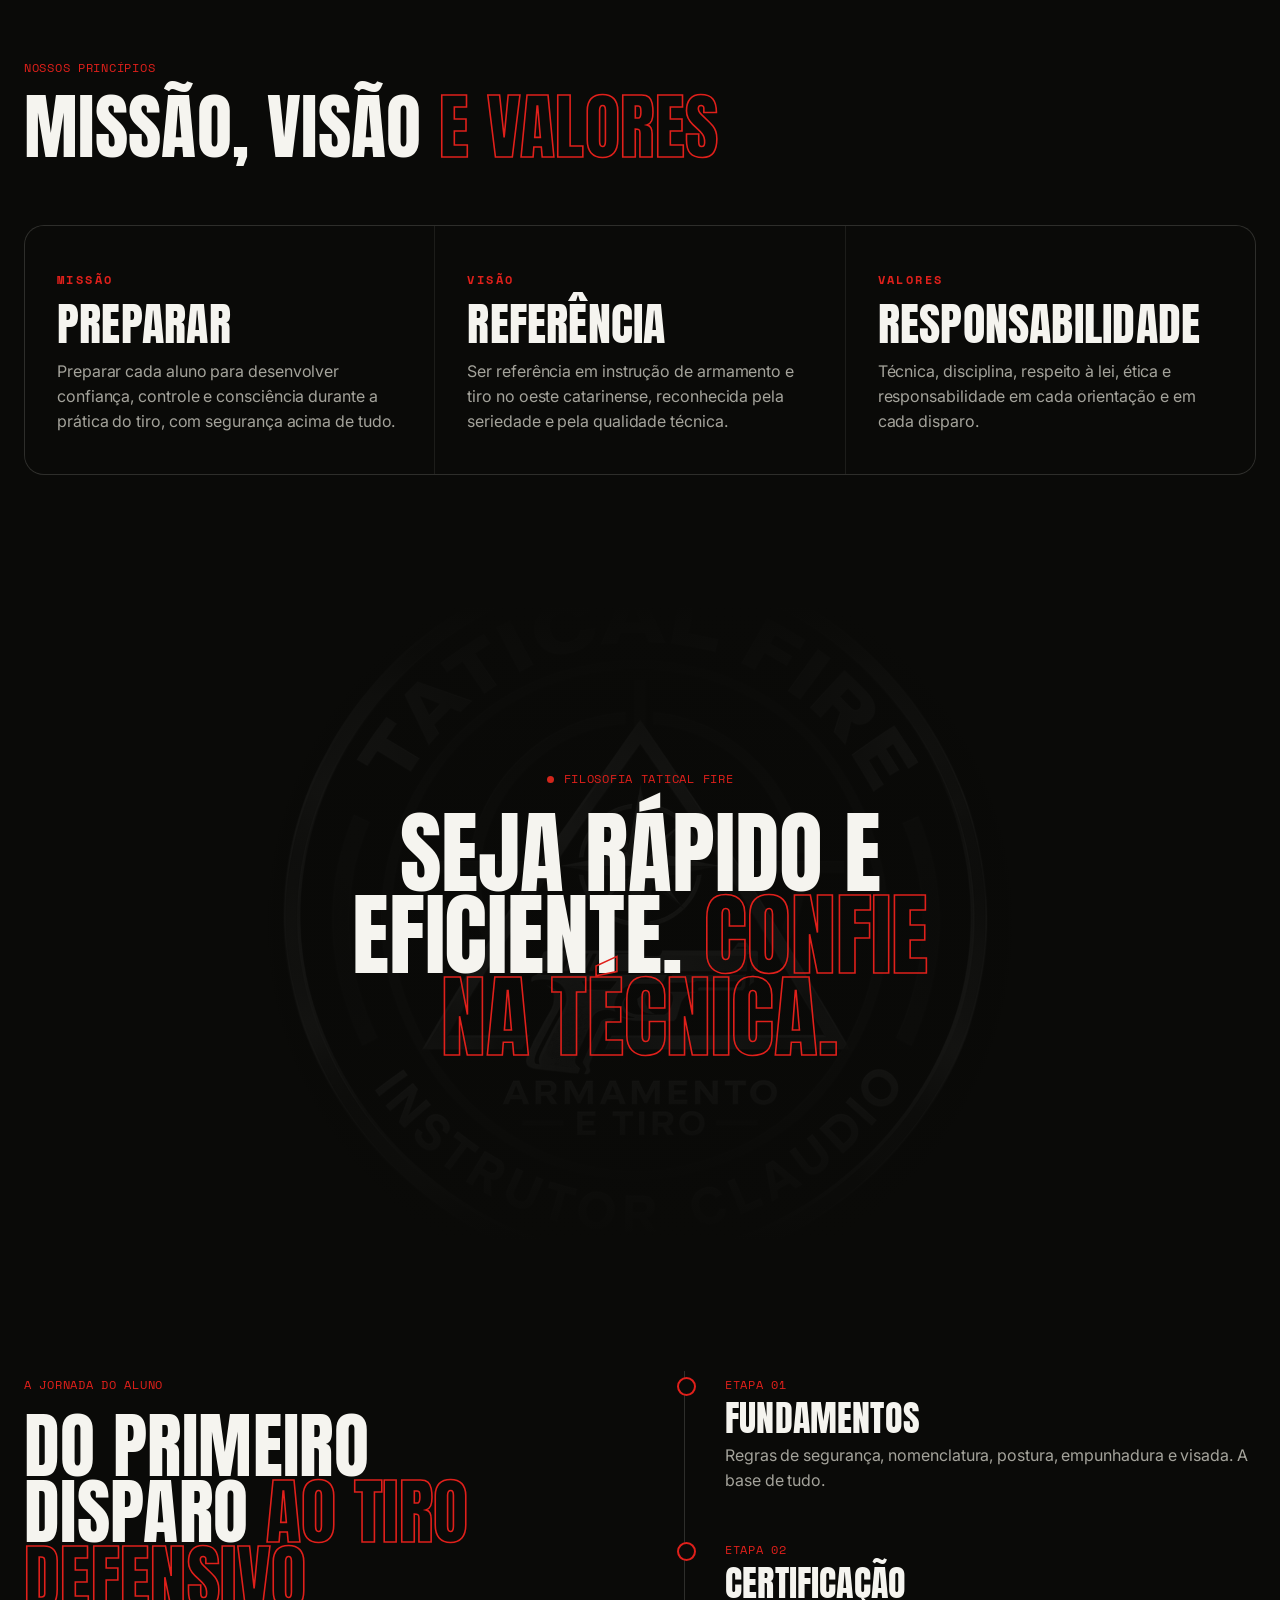
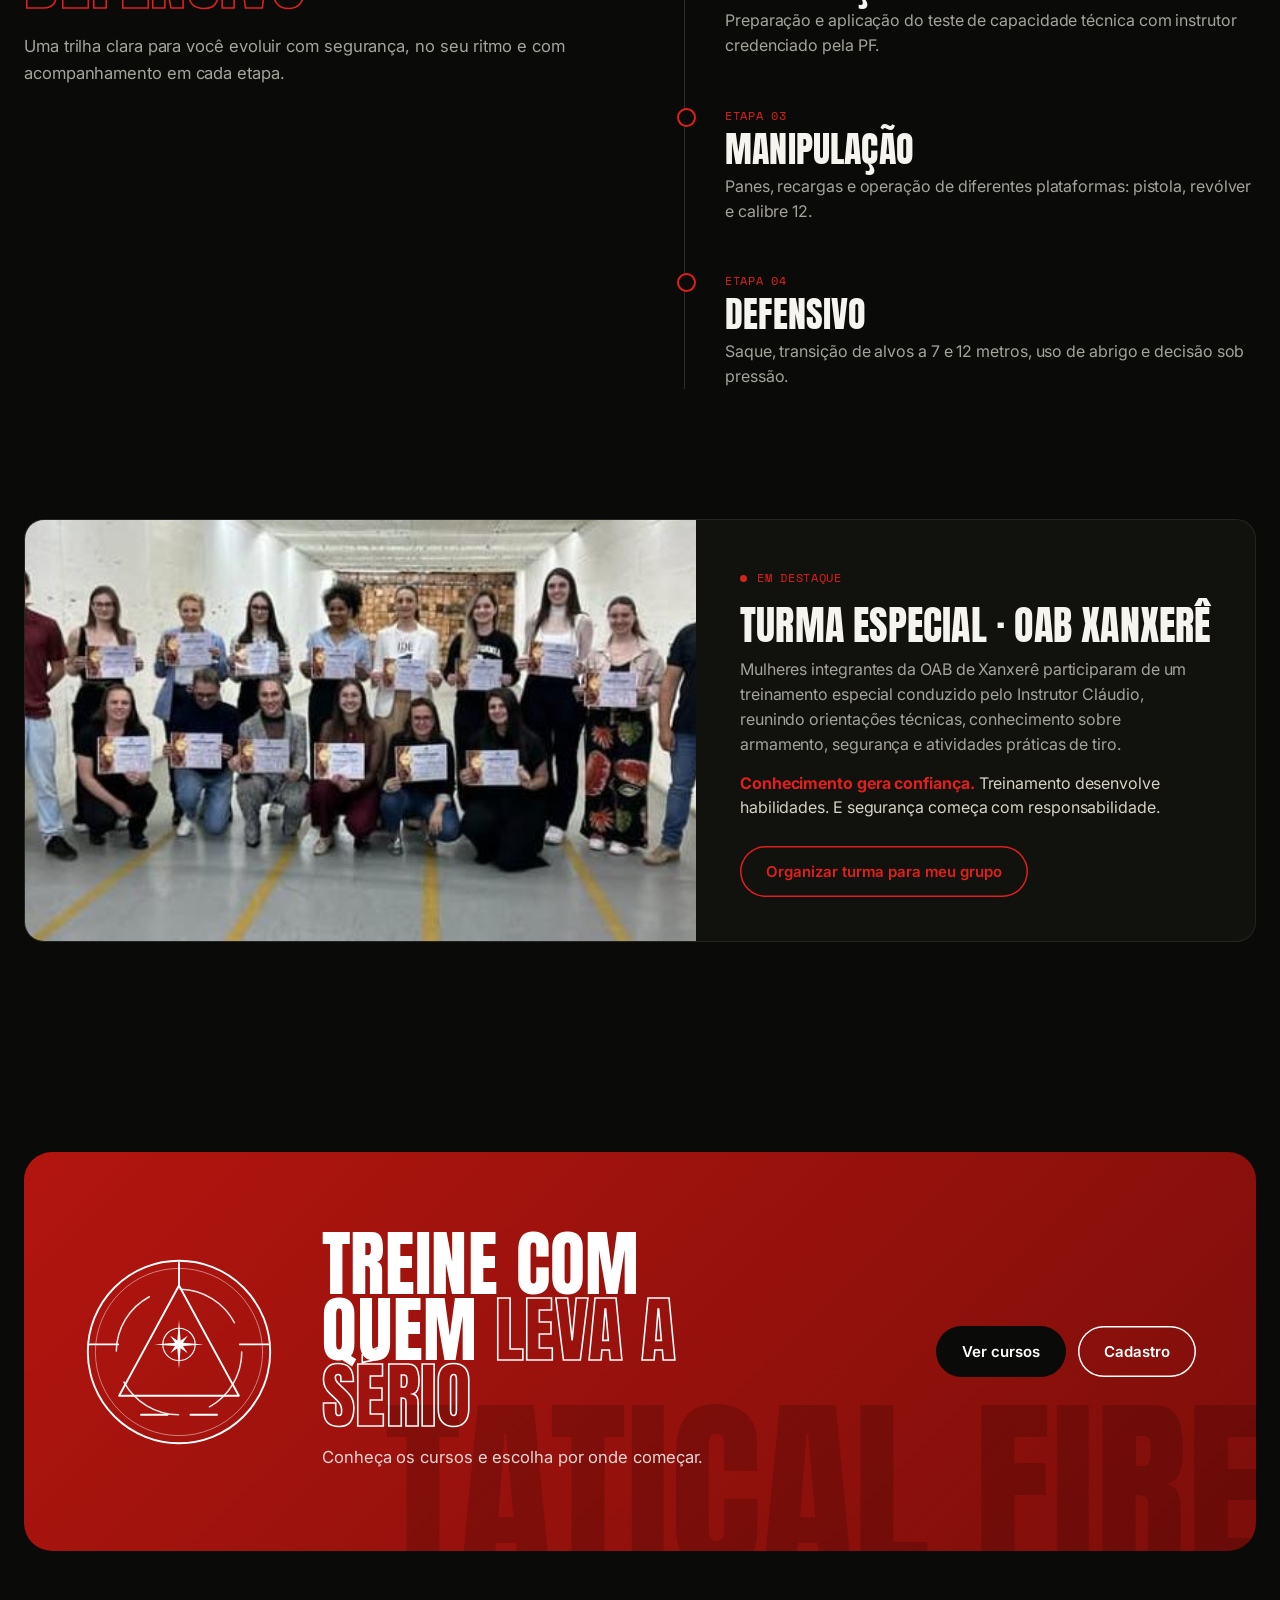
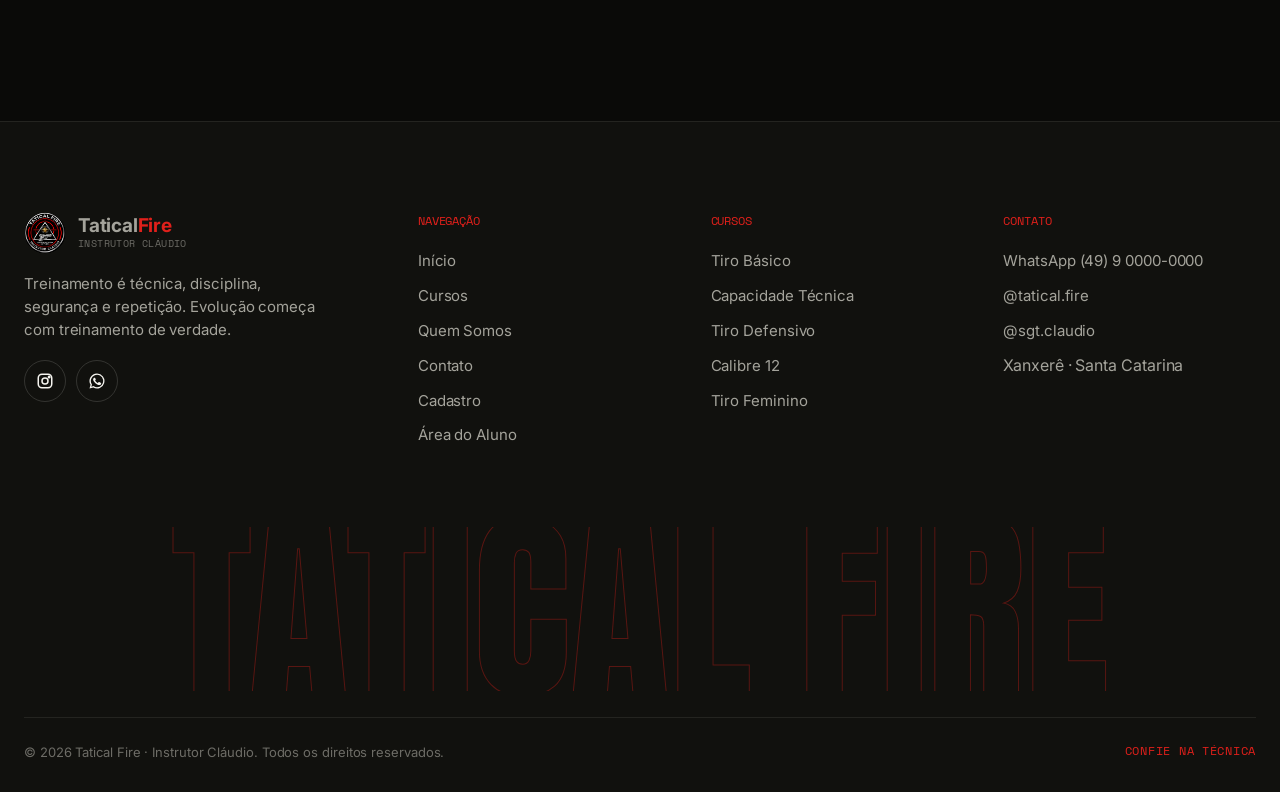
<file: site/sobre.html>
<!doctype html>
<html lang="pt-BR">
<head>
<meta charset="utf-8">
<meta name="viewport" content="width=device-width, initial-scale=1">
<title>Quem Somos · Tatical Fire</title>
<meta name="description" content="Conheça a Tatical Fire e o Instrutor Cláudio, instrutor de armamento e tiro credenciado pela Polícia Federal em Xanxerê - SC.">
<link rel="icon" href="assets/img/logo.webp">
<link rel="preconnect" href="https://fonts.googleapis.com">
<link rel="preconnect" href="https://fonts.gstatic.com" crossorigin>
<link href="https://fonts.googleapis.com/css2?family=Anton&family=Inter:wght@400;500;600;700&family=Space+Mono:wght@400;700&display=swap" rel="stylesheet">
<link rel="stylesheet" href="assets/css/style.css">
<style>
  .mvv{display:grid;grid-template-columns:repeat(3,1fr);gap:1px;background:var(--line);border:1px solid var(--line)}
  .mvv div{background:var(--bg);padding:40px 32px}
  .mvv b{font-family:var(--ff-mono);font-size:12px;letter-spacing:.2em;color:var(--red)}
  .mvv h3{font-size:40px;margin:12px 0 14px}
  .mvv p{color:var(--muted)}
  .timeline{display:grid;gap:0;border-left:1px solid var(--line-2);margin-left:8px}
  .tl{position:relative;padding:0 0 44px 40px}
  .tl::before{content:"";position:absolute;left:-7px;top:6px;width:13px;height:13px;background:var(--bg);border:2px solid var(--red);transform:rotate(45deg)}
  .tl .mono{color:var(--sand)}
  .tl h4{font-size:30px;margin:6px 0 8px}
  .tl p{color:var(--muted);max-width:56ch}
  .event{display:grid;grid-template-columns:1.2fr 1fr;border:1px solid var(--line-2);background:var(--bg-2)}
  .event>*{min-width:0}
  .event img{width:100%;height:100%;object-fit:cover;min-height:320px}
  .event .txt{padding:44px}
  @media (max-width:1080px){.mvv,.event{grid-template-columns:1fr}}
  @media (max-width:680px){.event .txt{padding:26px}.mvv h3{font-size:32px}.mvv{grid-template-columns:minmax(0,1fr)}}
</style>
</head>
<body data-page="sobre">

<section class="page-hero grid-bg">
  <img class="bg-logo" src="assets/img/logo.webp" alt="">
  <div class="container">
    <div class="crumbs mono"><a href="index.html">Início</a><span>/</span><span>Quem somos</span></div>
    <h1 class="h1 reveal">Treinamento é técnica,<br>disciplina, <span class="accent">segurança</span><br>e repetição.</h1>
    <p class="lead reveal reveal-d1" style="margin-top:24px">A Tatical Fire nasceu para levar instrução de armamento e tiro séria, responsável e acessível para Xanxerê e toda a região oeste de Santa Catarina.</p>
  </div>
</section>

<section class="pad">
  <div class="container split">
    <div class="reveal">
      <span class="sec-index">O INSTRUTOR</span>
      <h2 class="h2" style="margin:18px 0 22px">Instrutor <span class="accent">Cláudio</span></h2>
      <p class="lead">Instrutor de Armamento e Tiro credenciado pela Polícia Federal, responsável pela aplicação de testes de capacidade técnica e pela condução dos cursos de tiro básico e defensivo da Tatical Fire.</p>
      <p style="color:var(--muted);margin-top:18px">Com uma didática direta e muito foco na correção individual, o Instrutor Cláudio compartilha diariamente no Instagram técnicas de empunhadura, manipulação segura, solução de panes e operação de diferentes plataformas — sempre com a mesma premissa: seja rápido e eficiente, confie na técnica.</p>
      <ul class="checklist">
        <li>Credenciado pela Polícia Federal</li>
        <li>Testes de capacidade técnica</li>
        <li>Cursos de tiro básicos e defensivos</li>
        <li>Turmas para grupos, entidades e empresas</li>
      </ul>
      <a class="btn" href="https://www.instagram.com/sgt.claudio/" target="_blank" rel="noopener">Siga @sgt.claudio</a>
    </div>
    <div class="photo-frame reveal reveal-d1" style="aspect-ratio:4/5">
      <img src="assets/img/ig-instrutor-mesa.jpg" alt="Instrutor Cláudio em aula sobre segurança com armas de fogo">
      <span class="coords mono">Xanxerê · SC</span>
      <div class="stamp">Armamento e Tiro<small>Instrução credenciada</small></div>
    </div>
  </div>
</section>

<section class="pad" style="padding-top:0">
  <div class="container">
    <div class="sec-head"><span class="sec-index">NOSSOS PRINCÍPIOS</span><h2 class="h2 reveal">Missão, visão <span class="accent">e valores</span></h2></div>
    <div class="mvv reveal">
      <div><b>MISSÃO</b><h3>Preparar</h3><p>Preparar cada aluno para desenvolver confiança, controle e consciência durante a prática do tiro, com segurança acima de tudo.</p></div>
      <div><b>VISÃO</b><h3>Referência</h3><p>Ser referência em instrução de armamento e tiro no oeste catarinense, reconhecida pela seriedade e pela qualidade técnica.</p></div>
      <div><b>VALORES</b><h3>Responsabilidade</h3><p>Técnica, disciplina, respeito à lei, ética e responsabilidade em cada orientação e em cada disparo.</p></div>
    </div>
  </div>
</section>

<section class="quote-band">
  <img class="logo-watermark" src="assets/img/logo.webp" alt="">
  <div class="container">
    <span class="tag"><span class="dot"></span>Filosofia Tatical Fire</span>
    <blockquote class="reveal">Seja rápido e eficiente. <span class="accent">Confie na técnica.</span></blockquote>
  </div>
</section>

<section class="pad">
  <div class="container split" style="align-items:start">
    <div>
      <span class="sec-index">A JORNADA DO ALUNO</span>
      <h2 class="h2 reveal" style="margin:18px 0 22px">Do primeiro disparo <span class="accent">ao tiro defensivo</span></h2>
      <p class="lead reveal">Uma trilha clara para você evoluir com segurança, no seu ritmo e com acompanhamento em cada etapa.</p>
    </div>
    <div class="timeline">
      <div class="tl reveal"><span class="mono">Etapa 01</span><h4>Fundamentos</h4><p>Regras de segurança, nomenclatura, postura, empunhadura e visada. A base de tudo.</p></div>
      <div class="tl reveal"><span class="mono">Etapa 02</span><h4>Certificação</h4><p>Preparação e aplicação do teste de capacidade técnica com instrutor credenciado pela PF.</p></div>
      <div class="tl reveal"><span class="mono">Etapa 03</span><h4>Manipulação</h4><p>Panes, recargas e operação de diferentes plataformas: pistola, revólver e calibre 12.</p></div>
      <div class="tl reveal" style="padding-bottom:0"><span class="mono">Etapa 04</span><h4>Defensivo</h4><p>Saque, transição de alvos a 7 e 12 metros, uso de abrigo e decisão sob pressão.</p></div>
    </div>
  </div>
</section>

<section class="pad-sm" style="padding-top:0">
  <div class="container">
    <div class="event reveal">
      <img src="assets/img/ig-turma-oab.jpg" alt="Turma de mulheres da OAB de Xanxerê com certificados">
      <div class="txt">
        <span class="tag"><span class="dot"></span>Em destaque</span>
        <h3 class="h3" style="margin:18px 0 14px;font-size:40px">Turma especial · OAB Xanxerê</h3>
        <p style="color:var(--muted)">Mulheres integrantes da OAB de Xanxerê participaram de um treinamento especial conduzido pelo Instrutor Cláudio, reunindo orientações técnicas, conhecimento sobre armamento, segurança e atividades práticas de tiro.</p>
        <p style="margin-top:14px;color:#d6d2c4"><b class="sand">Conhecimento gera confiança.</b> Treinamento desenvolve habilidades. E segurança começa com responsabilidade.</p>
        <a class="btn btn-ghost" style="margin-top:26px" href="contato.html">Organizar turma para meu grupo</a>
      </div>
    </div>
  </div>
</section>

<section class="pad">
  <div class="container">
    <div class="cta-box hud reveal">
      <img class="logo-ghost" src="assets/img/logo.webp" alt="">
      <div style="position:relative">
        <h2 class="h2" style="margin-bottom:14px">Treine com quem <span class="accent">leva a sério</span></h2>
        <p class="lead">Conheça os cursos e escolha por onde começar.</p>
      </div>
      <div class="actions"><a class="btn" href="cursos.html">Ver cursos</a><a class="btn btn-ghost" href="cadastro.html">Cadastro</a></div>
    </div>
  </div>
</section>

<footer data-auto></footer>
<script src="assets/js/main.js"></script>
</body>
</html>
</file>
<file: site/assets/css/style.css>
/* =========================================================
   TATICAL FIRE — Design System v2
   Linguagem: títulos condensados pesados (Anton), segunda linha
   vazada com contorno, rótulos Space Mono, corpo Inter,
   botões pílula, cartões arredondados com foto.
   Paleta: preto-oliva, dourado insígnia (estrela da logo),
   vermelho retículo (detalhes).
   ========================================================= */
:root{
  --bg:#0a0a08;
  --bg-2:#11110e;
  --bg-3:#0e100b;
  --panel:#161612;
  --panel-2:#1d1d18;
  --line:rgba(245,244,239,.08);
  --line-2:rgba(245,244,239,.15);
  --gold:#e0201b;
  --gold-2:#f5372c;
  --gold-dim:rgba(224,32,27,.14);--on-accent:#fff;
  --olive:#4b5532;
  --olive-2:#5f6b3f;
  --olive-dark:#1a1d13;
  --sand:var(--gold);
  --sand-2:var(--gold-2);
  --text:#f5f4ef;
  --muted:#a4a39b;
  --dim:#6d6c66;
  --red:#d3261b;
  --red-2:#ef3a2d;
  --brass:var(--gold);
  --radius:20px;
  --maxw:1280px;
  --ff-head:"Anton", "Bebas Neue", Impact, sans-serif;
  --ff-body:"Inter", system-ui, -apple-system, Segoe UI, sans-serif;
  --ff-mono:"Space Mono", ui-monospace, Consolas, monospace;
  --ease:cubic-bezier(.22,1,.36,1);
}
*{box-sizing:border-box;margin:0;padding:0}
html{scroll-behavior:smooth}
body{
  background:var(--bg);color:var(--text);
  font-family:var(--ff-body);font-size:16px;line-height:1.55;letter-spacing:-.005em;
  -webkit-font-smoothing:antialiased;overflow-x:hidden;
}
img{max-width:100%;display:block}
/* logo vem com fundo preto quadrado: recorta no círculo do emblema */
img[src*="logo.webp"]{-webkit-mask-image:radial-gradient(circle closest-side,#000 96.5%,transparent 98%);mask-image:radial-gradient(circle closest-side,#000 96.5%,transparent 98%)}
.logo-watermark{position:absolute;left:50%;top:50%;width:min(80vw,760px);transform:translate(-50%,-50%);opacity:.16;filter:grayscale(1);z-index:-2;pointer-events:none}
a{color:inherit;text-decoration:none}
button{font:inherit;color:inherit;background:none;border:0;cursor:pointer}
::selection{background:var(--gold);color:var(--on-accent)}

.grid-bg{
  background-image:
    linear-gradient(rgba(245,244,239,.035) 1px,transparent 1px),
    linear-gradient(90deg,rgba(245,244,239,.035) 1px,transparent 1px);
  background-size:72px 72px;
}
.container{width:100%;max-width:var(--maxw);margin:0 auto;padding:0 24px}
section{position:relative}
.alt{background:var(--bg-2)}

/* ---------- tipografia ---------- */
h1,h2,h3,h4{font-family:var(--ff-head);font-weight:400;text-transform:uppercase;line-height:.92;letter-spacing:.005em}
.display{font-size:clamp(64px,10.5vw,168px);line-height:.88}
.h1{font-size:clamp(48px,7vw,104px)}
.h2{font-size:clamp(42px,5.6vw,84px)}
.h3{font-size:clamp(26px,2.6vw,36px)}
.lead{font-size:clamp(16px,1.3vw,18px);color:var(--muted);max-width:58ch;line-height:1.6}
.mono{font-family:var(--ff-mono);font-size:12px;letter-spacing:.06em;text-transform:uppercase}
.accent{color:var(--gold)}
.sand{color:var(--gold)}
/* segunda linha vazada (assinatura do estilo) */
h1 .accent,h2 .accent,.display .accent,blockquote .accent,.outline-text{
  color:transparent;-webkit-text-stroke:1.6px var(--gold);
}
.line-break{display:block}

.tag{
  display:inline-flex;align-items:center;gap:10px;
  font-family:var(--ff-mono);font-size:12px;letter-spacing:.06em;text-transform:uppercase;
  color:var(--gold);
}
.tag .dot{width:7px;height:7px;background:var(--red);border-radius:50%;box-shadow:0 0 0 0 rgba(211,38,27,.6);animation:ping 2s infinite}
@keyframes ping{0%{box-shadow:0 0 0 0 rgba(211,38,27,.6)}80%,100%{box-shadow:0 0 0 10px rgba(211,38,27,0)}}

.sec-head{display:flex;flex-direction:column;gap:18px;margin-bottom:64px}
.sec-head.center{align-items:center;text-align:center}
.sec-head.center .lead{margin:0 auto}
.sec-index{font-family:var(--ff-mono);color:var(--gold);font-size:12px;letter-spacing:.06em;text-transform:uppercase}

/* ---------- botões pílula ---------- */
.btn{
  position:relative;display:inline-flex;align-items:center;justify-content:center;gap:10px;
  font-family:var(--ff-body);font-weight:600;font-size:15px;letter-spacing:0;
  padding:14px 26px;border-radius:100px;background:var(--gold);color:var(--on-accent);
  transition:transform .35s var(--ease),background .25s,color .25s,box-shadow .25s;
  white-space:nowrap;
}
.btn:hover{background:var(--gold-2);transform:translateY(-2px)}
.btn svg{width:16px;height:16px;transition:transform .3s var(--ease)}
.btn:hover svg{transform:translateX(3px)}
.btn-ghost{background:transparent;color:var(--gold);box-shadow:inset 0 0 0 1.5px var(--gold)}
.btn-ghost:hover{background:var(--gold);color:var(--on-accent)}
.btn-sand{background:var(--text);color:#0a0a08}
.btn-sand:hover{background:#fff}
.btn-olive{background:var(--panel-2);color:var(--text);box-shadow:inset 0 0 0 1px var(--line-2)}
.btn-olive:hover{background:var(--olive)}
.btn-red{background:var(--red);color:#fff}
.btn-red:hover{background:var(--red-2)}
.btn-sm{font-size:14px;padding:10px 18px}
.btn-block{width:100%}

/* ---------- header ---------- */
.site-header{position:fixed;top:0;left:0;right:0;z-index:100;transition:background .3s,border-color .3s;border-bottom:1px solid transparent}
.site-header.scrolled{background:rgba(10,10,8,.78);backdrop-filter:blur(16px);-webkit-backdrop-filter:blur(16px);border-bottom-color:var(--line)}
.topbar{display:none}
.nav{display:flex;align-items:center;justify-content:space-between;height:78px;gap:24px}
.brand{display:flex;align-items:center;gap:12px}
.brand img{width:42px;height:42px;border-radius:50%}
.brand-name{font-family:var(--ff-body);font-weight:700;font-size:19px;letter-spacing:-.01em;line-height:1}
.brand-name b,.brand-name em{color:var(--gold);font-style:normal}
.brand-name small{display:block;font-family:var(--ff-mono);font-weight:400;font-size:10px;color:var(--dim);letter-spacing:.04em;margin-top:4px;text-transform:uppercase}
.nav-links{display:flex;gap:30px;align-items:center;position:absolute;left:50%;transform:translateX(-50%)}
.nav-links a{font-size:14px;font-weight:500;color:var(--muted);transition:color .2s}
.nav-links a:hover{color:var(--text)}
.nav-links a.active{color:var(--gold)}
.nav-cta{display:flex;gap:18px;align-items:center}
.nav-cta .mono{color:var(--muted);font-size:11px}
.nav-cta .mono b{color:var(--text);font-weight:700}
.burger{display:none;width:44px;height:44px;border-radius:50%;border:1px solid var(--line-2);align-items:center;justify-content:center}
.burger span{display:block;width:18px;height:2px;background:var(--text);position:relative}
.burger span::before,.burger span::after{content:"";position:absolute;left:0;width:18px;height:2px;background:var(--text)}
.burger span::before{top:-6px}.burger span::after{top:6px}
.mobile-menu{position:fixed;inset:0;z-index:99;background:rgba(10,10,8,.97);display:flex;flex-direction:column;justify-content:center;padding:100px 24px 40px;gap:4px;opacity:0;pointer-events:none;transition:opacity .3s}
.mobile-menu.open{opacity:1;pointer-events:auto}
.mobile-menu a{font-family:var(--ff-head);font-size:48px;text-transform:uppercase;border-bottom:1px solid var(--line);padding:8px 0;line-height:1.05}
.mobile-menu a span{font-family:var(--ff-mono);font-size:12px;color:var(--gold);margin-right:14px;vertical-align:middle}

/* ---------- hero (home) ---------- */
.hero{min-height:100vh;display:flex;align-items:center;padding:130px 0 80px;overflow:hidden;isolation:isolate}
.hero-bg{position:absolute;inset:0;z-index:-2;background:radial-gradient(ellipse 55% 70% at 75% 45%,rgba(75,85,50,.45),transparent 70%),var(--bg)}
.hero-logo{position:absolute;z-index:-1;right:-4vw;top:50%;transform:translateY(-50%);width:min(58vw,860px);aspect-ratio:1}
.hero-logo img{width:100%;height:100%;object-fit:contain;animation:breathe 9s ease-in-out infinite;filter:drop-shadow(0 40px 80px rgba(0,0,0,.6))}
.hero-logo{-webkit-mask-image:linear-gradient(90deg,transparent 2%,rgba(0,0,0,.55) 30%,#000 60%);mask-image:linear-gradient(90deg,transparent 2%,rgba(0,0,0,.55) 30%,#000 60%)}
@keyframes breathe{50%{transform:scale(1.03)}}
.reticle{display:none}
.hero-inner{display:block;width:100%;max-width:820px}
.hero h1{margin:20px 0 26px}
.hero h1 .row{display:flex;align-items:center;gap:28px}
.squiggle{width:min(16vw,190px);height:auto;color:var(--gold);flex:none}
.squiggle path{stroke-dasharray:420;stroke-dashoffset:420;animation:draw 1.8s .9s var(--ease) forwards}
@keyframes draw{to{stroke-dashoffset:0}}
.hero-actions{display:flex;flex-wrap:wrap;gap:12px;margin-top:36px}
.hero-card{display:none}
.hero-strip{position:absolute;left:0;right:0;bottom:0;border-top:1px solid var(--line);background:rgba(10,10,8,.6);backdrop-filter:blur(10px)}
.hero-strip .container{display:grid;grid-template-columns:repeat(4,1fr)}
.hero-strip div div{padding:20px 0;border-right:1px solid var(--line);padding-left:20px}
.hero-strip .container>div{padding:20px 20px;border-right:1px solid var(--line)}
.hero-strip .container>div:first-child{padding-left:0}
.hero-strip .container>div:last-child{border-right:0}
.hero-strip small{display:block;font-family:var(--ff-mono);font-size:11px;color:var(--gold);text-transform:uppercase;letter-spacing:.06em}
.hero-strip b{font-family:var(--ff-head);font-weight:400;font-size:26px;text-transform:uppercase;letter-spacing:.01em}
.hero-scroll{display:none}

/* ---------- page hero (internas) ---------- */
.page-hero{padding:180px 0 100px;overflow:hidden;isolation:isolate;text-align:center}
.page-hero::before{content:"";position:absolute;inset:0;z-index:-1;background:radial-gradient(ellipse 50% 60% at 50% 0%,rgba(75,85,50,.4),transparent 70%)}
.page-hero .bg-logo{position:absolute;left:50%;top:50%;transform:translate(-50%,-50%);width:720px;opacity:.06;z-index:-1;filter:grayscale(1)}
.page-hero .lead{margin-left:auto;margin-right:auto}
.crumbs{display:flex;gap:10px;color:var(--dim);margin-bottom:24px;justify-content:center}
.crumbs a{color:var(--gold)}
.crumbs a:hover{color:var(--gold-2)}

/* ---------- marquee ---------- */
.marquee{border-block:1px solid var(--line);overflow:hidden;padding:22px 0;background:var(--bg)}
.marquee-track{display:flex;width:max-content;animation:marquee 40s linear infinite}
.marquee-item{display:flex;align-items:center;gap:32px;padding-right:32px;font-family:var(--ff-head);font-size:34px;text-transform:uppercase;white-space:nowrap}
.marquee-item:nth-child(even){color:transparent;-webkit-text-stroke:1.2px var(--gold)}
.marquee-item svg{width:22px;height:22px;color:var(--gold);flex:none}
@keyframes marquee{to{transform:translateX(-50%)}}

/* ---------- blocos ---------- */
.pad{padding:130px 0}
.pad-sm{padding:80px 0}
.split{display:grid;grid-template-columns:1fr 1fr;gap:72px;align-items:center}
.photo-frame{position:relative;border-radius:var(--radius);overflow:hidden;background:var(--panel)}
.photo-frame img{width:100%;height:100%;object-fit:cover;filter:grayscale(.25) contrast(1.05);transition:transform 1.2s var(--ease)}
.photo-frame:hover img{transform:scale(1.04)}
.photo-frame::after{content:"";position:absolute;inset:0;background:linear-gradient(0deg,rgba(10,10,8,.85),transparent 45%);pointer-events:none}
.photo-frame .stamp{position:absolute;left:24px;bottom:24px;z-index:2;font-family:var(--ff-head);text-transform:uppercase;font-size:30px;line-height:1}
.photo-frame .stamp small{display:block;font-family:var(--ff-mono);font-size:11px;color:var(--gold);margin-top:6px;letter-spacing:.06em}
.photo-frame .coords{position:absolute;top:18px;left:18px;z-index:2;color:var(--gold);background:rgba(10,10,8,.7);padding:6px 12px;border-radius:100px;backdrop-filter:blur(6px)}

.checklist{list-style:none;display:grid;gap:12px;margin:28px 0 34px}
.checklist li{display:flex;gap:12px;align-items:flex-start;color:#d9d8d0}
.checklist li::before{content:"";flex:none;width:18px;height:18px;margin-top:2px;border-radius:50%;background:var(--gold-dim) url("data:image/svg+xml,%3Csvg xmlns='http://www.w3.org/2000/svg' viewBox='0 0 24 24' fill='none' stroke='%23e0201b' stroke-width='3'%3E%3Cpath d='M6 12l4 4 8-8'/%3E%3C/svg%3E") center/11px no-repeat}

/* cartões de serviço com foto (estilo Security+) */
.svc-grid{display:grid;grid-template-columns:repeat(4,1fr);gap:20px}
.svc{position:relative;border-radius:var(--radius);overflow:hidden;aspect-ratio:3/4;display:flex;flex-direction:column;justify-content:flex-end;align-items:center;text-align:center;padding:28px 22px;isolation:isolate;border:1px solid var(--line);transition:border-color .4s,transform .5s var(--ease)}
.svc img,.svc .svc-bg{position:absolute;inset:0;width:100%;height:100%;object-fit:cover;z-index:-2;transition:transform 1s var(--ease),filter .5s;filter:grayscale(.3) brightness(.85)}
.svc::after{content:"";position:absolute;inset:0;z-index:-1;background:linear-gradient(0deg,rgba(8,8,6,.95) 10%,rgba(8,8,6,.4) 50%,rgba(8,8,6,.1));transition:background .5s}
.svc h3{font-size:clamp(30px,2.6vw,40px);transition:color .35s}
.svc p{color:#d7d6cf;font-size:15px;margin-top:10px;max-width:26ch}
.svc .btn{margin-top:0;max-height:0;opacity:0;padding-top:0;padding-bottom:0;overflow:hidden;transition:all .45s var(--ease)}
.svc:hover{border-color:var(--gold);transform:translateY(-6px)}
.svc:hover img{transform:scale(1.06);filter:grayscale(0) brightness(.6)}
.svc:hover::after{background:linear-gradient(0deg,rgba(8,8,6,.97) 25%,rgba(8,8,6,.65) 60%,rgba(8,8,6,.35))}
.svc:hover h3{color:var(--gold)}
.svc:hover .btn{max-height:60px;opacity:1;margin-top:18px;padding-top:12px;padding-bottom:12px}

/* setores (um cartão preenchido) */
.sectors{display:grid;grid-template-columns:repeat(3,1fr);border:1px solid var(--line);border-radius:var(--radius);overflow:hidden}
.sector{padding:44px 34px;text-align:center;display:flex;flex-direction:column;align-items:center;gap:14px;background:var(--bg-2);transition:background .4s}
.sector+.sector{border-left:1px solid var(--line)}
.sector h3{font-size:clamp(34px,3.2vw,46px)}
.sector p{color:var(--muted);font-size:15px;max-width:30ch}
.sector .round{width:150px;height:150px;border-radius:50%;overflow:hidden;margin-top:14px;border:1px solid var(--line-2)}
.sector .round img{width:100%;height:100%;object-fit:cover;filter:grayscale(.3)}
.sector.fill{background:var(--gold);color:var(--on-accent)}
.sector.fill p{color:rgba(255,255,255,.85)}
.sector.fill .round{border-color:rgba(255,255,255,.35)}

/* processo / passos */
.steps{border:1px solid var(--line);border-radius:var(--radius);overflow:hidden;background:var(--bg-2)}
.step-row{display:grid;grid-template-columns:140px 1fr 1.1fr;gap:30px;align-items:center;padding:30px 40px;border-bottom:1px solid var(--line);transition:background .35s}
.step-row:hover{background:var(--panel)}
.step-row .mono{color:var(--gold)}
.step-row h4{font-size:clamp(26px,2.4vw,34px);text-align:right}
.step-row p{color:var(--muted);font-size:15px}
.steps-foot{background:var(--gold);color:var(--on-accent);text-align:center;padding:18px;font-weight:500;font-size:15px}
/* legado */
.pillars{display:grid;grid-template-columns:repeat(4,1fr);gap:20px}
.pillar{border-top:1px solid var(--gold);padding-top:22px}
.pillar b{font-family:var(--ff-mono);color:var(--gold);font-size:12px}
.pillar h4{font-size:36px;margin:10px 0}
.pillar p{color:var(--muted);font-size:15px}

/* timeline A/B/C */
.abc{display:grid;grid-template-columns:repeat(4,1fr);position:relative;gap:20px}
.abc::before{content:"";position:absolute;left:12%;right:12%;top:22px;height:1px;background:var(--line-2)}
.abc-item{text-align:center;display:flex;flex-direction:column;align-items:center;gap:12px;position:relative}
.abc-item .k{width:44px;height:44px;border-radius:50%;background:var(--bg);border:1px solid var(--line-2);display:grid;place-items:center;font-family:var(--ff-mono);color:var(--gold);font-weight:700;position:relative;z-index:1;transition:all .3s}
.abc-item:hover .k{background:var(--gold);color:var(--on-accent);border-color:var(--gold)}
.abc-item .stem{width:1px;height:28px;background:var(--line-2)}
.abc-item h4{font-size:26px}
.abc-item p{color:var(--muted);font-size:14px;max-width:28ch}
.abc-item .thumb{width:130px;height:90px;border-radius:12px;overflow:hidden;margin-top:6px;border:1px solid var(--line)}
.abc-item .thumb img{width:100%;height:100%;object-fit:cover;filter:grayscale(.3)}

/* bloco citação */
.quote-band{padding:160px 0;overflow:hidden;isolation:isolate;text-align:center}
.quote-band .bgimg{position:absolute;inset:0;z-index:-2;background-size:cover;background-position:center 30%;filter:grayscale(.5) contrast(1.1)}
.quote-band::after{content:"";position:absolute;inset:0;z-index:-1;background:linear-gradient(180deg,var(--bg) 0%,rgba(10,10,8,.72) 30%,rgba(10,10,8,.72) 70%,var(--bg) 100%)}
.quote-band blockquote{font-family:var(--ff-head);text-transform:uppercase;font-size:clamp(46px,7vw,110px);line-height:.92;max-width:15ch;margin:22px auto}
.quote-band cite{font-style:normal;color:var(--gold)}

/* estatísticas */
.stats{display:grid;grid-template-columns:repeat(4,1fr);border:1px solid var(--line);border-radius:var(--radius);overflow:hidden;background:var(--bg-2)}
.stat{padding:40px 28px;border-right:1px solid var(--line);text-align:center}
.stat:last-child{border-right:0}
.stat .n{font-family:var(--ff-head);font-size:clamp(52px,5.4vw,80px);line-height:1}
.stat .n sup{font-size:.45em;color:var(--gold);vertical-align:top;margin-left:4px}
.stat p{color:var(--muted);font-size:14px;margin-top:10px}

/* depoimentos */
.testis{display:grid;grid-template-columns:repeat(3,1fr);gap:20px}
.testi{border:1px solid var(--line);border-radius:var(--radius);background:var(--bg-2);padding:32px;display:flex;flex-direction:column;gap:18px;transition:border-color .35s,transform .5s var(--ease)}
.testi:hover{border-color:var(--gold);transform:translateY(-4px)}
.stars{display:flex;gap:3px;color:var(--gold)}
.stars svg{width:16px;height:16px}
.testi p{color:#dcdbd3;font-size:16px}
.testi .who{display:flex;align-items:center;gap:12px;margin-top:auto;padding-top:18px;border-top:1px solid var(--line)}
.avatar{width:42px;height:42px;border-radius:50%;background:var(--olive);display:grid;place-items:center;font-family:var(--ff-body);font-weight:700;font-size:16px;flex:none;color:var(--text)}
.who b{display:block;font-weight:600;font-size:15px;line-height:1.2}
.who small{color:var(--dim);font-family:var(--ff-mono);font-size:11px;text-transform:uppercase}

/* galeria */
.gallery{display:grid;grid-template-columns:repeat(4,1fr);grid-auto-rows:230px;gap:16px}
.gallery a{position:relative;overflow:hidden;border-radius:16px;border:1px solid var(--line)}
.gallery a.tall{grid-row:span 2}
.gallery a.wide{grid-column:span 2}
.gallery img{width:100%;height:100%;object-fit:cover;filter:grayscale(.4);transition:transform 1s var(--ease),filter .5s}
.gallery a:hover img{transform:scale(1.06);filter:none}
.gallery-v2{grid-template-columns:repeat(3,1fr);grid-auto-rows:auto}
.gallery-v2 a{aspect-ratio:2/3}
.gallery-v2 a.wide{grid-column:1/-1;grid-row:auto;aspect-ratio:21/8}
.gallery-v2 a.wide img{object-position:center 45%}
.svc .svc-logo{background:radial-gradient(circle at 50% 38%,rgba(224,32,27,.35),transparent 60%),linear-gradient(180deg,#171713,#0a0a08)}
.svc .svc-logo img{position:static;width:80%;height:auto;margin:12% auto 0;object-fit:contain;filter:none}
.svc:hover .svc-logo img{filter:none}
.gallery a span{position:absolute;left:12px;bottom:12px;background:rgba(10,10,8,.75);backdrop-filter:blur(6px);padding:6px 12px;border-radius:100px;color:#fff}

/* CTA */
.cta-box{position:relative;overflow:hidden;border-radius:28px;background:linear-gradient(135deg,#b3150f,#7d0e0a);color:#fff;padding:80px 60px;display:grid;grid-template-columns:190px 1.4fr 1fr;gap:48px;align-items:center;isolation:isolate}
.cta-box .logo-ghost{display:none}
.cta-emblem{width:190px;height:190px;color:#fff}
.cta-emblem svg{width:100%;height:100%;overflow:visible}
.cta-emblem .draw{stroke-dasharray:var(--len,700);stroke-dashoffset:var(--len,700);transition:stroke-dashoffset 2.2s var(--ease)}
.cta-box.in .cta-emblem .draw,.cta-emblem.in .draw{stroke-dashoffset:0}
.cta-emblem .spin{transform-origin:100px 100px;animation:spin 40s linear infinite}
.cta-emblem .star{fill:#fff;opacity:0;transform-origin:100px 92px;transform:scale(.4) rotate(-45deg);transition:opacity .8s 1.2s,transform 1.2s 1.2s var(--ease)}
.cta-box.in .cta-emblem .star{opacity:1;transform:none}
@keyframes spin{to{transform:rotate(360deg)}}
.cta-word{position:absolute;right:-10px;bottom:-.18em;z-index:-1;font-family:var(--ff-head);text-transform:uppercase;font-size:clamp(110px,15vw,230px);line-height:1;color:rgba(0,0,0,.16);white-space:nowrap;pointer-events:none}
.cta-box .lead{color:rgba(255,255,255,.82)}
.cta-box .tag{color:#fff}
.cta-box .tag .dot{background:#fff}
.cta-box h1 .accent,.cta-box h2 .accent{-webkit-text-stroke-color:#fff}
.cta-box .actions{display:flex;flex-wrap:wrap;gap:12px;justify-content:flex-end}
.cta-box .btn{background:#0a0a08;color:#fff}
.cta-box .btn:hover{background:#1e1e19}
.cta-box .btn-ghost{background:transparent;color:#fff;box-shadow:inset 0 0 0 1.5px #fff}
.cta-box .btn-ghost:hover{background:#fff;color:var(--gold)}

/* FAQ */
.faq{border-top:1px solid var(--line)}
.faq details{border-bottom:1px solid var(--line)}
.faq summary{list-style:none;cursor:pointer;display:flex;justify-content:space-between;gap:20px;align-items:center;padding:26px 0;font-family:var(--ff-head);font-size:26px;text-transform:uppercase}
.faq summary::-webkit-details-marker{display:none}
.faq summary i{flex:none;width:34px;height:34px;border-radius:50%;border:1px solid var(--line-2);position:relative;transition:all .3s}
.faq summary i::before,.faq summary i::after{content:"";position:absolute;left:50%;top:50%;width:12px;height:1.5px;background:var(--gold);transform:translate(-50%,-50%)}
.faq summary i::after{transform:translate(-50%,-50%) rotate(90deg);transition:transform .3s}
.faq details[open] summary i{background:var(--gold);border-color:var(--gold)}
.faq details[open] summary i::before,.faq details[open] summary i::after{background:var(--on-accent)}
.faq details[open] summary i::after{transform:translate(-50%,-50%) rotate(0)}
.faq details p{color:var(--muted);padding:0 50px 26px 0}

/* ---------- footer ---------- */
.site-footer{border-top:1px solid var(--line);padding:90px 0 30px;background:var(--bg-2);margin-top:40px}
.foot-grid{display:grid;grid-template-columns:1.4fr 1fr 1fr 1fr;gap:40px}
.foot-grid h5{font-family:var(--ff-mono);font-weight:400;font-size:12px;color:var(--gold);text-transform:uppercase;margin-bottom:18px}
.foot-grid ul{list-style:none;display:grid;gap:10px}
.foot-grid a{color:var(--muted);font-size:15px;transition:color .2s}
.foot-grid a:hover{color:var(--text)}
.foot-brand p{color:var(--muted);margin:18px 0;max-width:34ch;font-size:15px}
.foot-big{font-family:var(--ff-head);text-transform:uppercase;font-size:clamp(70px,16vw,250px);line-height:.8;color:transparent;-webkit-text-stroke:1px rgba(224,32,27,.35);margin:80px 0 26px;text-align:center;white-space:nowrap;overflow:hidden}
.foot-bottom{display:flex;justify-content:space-between;gap:20px;flex-wrap:wrap;color:var(--dim);font-size:13px;border-top:1px solid var(--line);padding-top:24px}
.foot-bottom .mono{color:var(--gold)}
.socials{display:flex;gap:10px}
.socials a{width:42px;height:42px;border-radius:50%;border:1px solid var(--line-2);display:grid;place-items:center;transition:all .25s;color:var(--text)}
.socials a:hover{background:var(--gold);border-color:var(--gold);color:var(--on-accent)}
.socials svg{width:18px;height:18px}

/* ---------- formulários ---------- */
.form{display:grid;gap:18px}
.form .row2{display:grid;grid-template-columns:1fr 1fr;gap:18px}
.field{display:grid;gap:8px}
.field label{font-family:var(--ff-mono);font-size:11px;text-transform:uppercase;color:var(--gold)}
.field input,.field select,.field textarea{width:100%;font:inherit;font-size:15px;color:var(--text);background:var(--bg);border:1px solid var(--line-2);padding:14px 16px;border-radius:12px;outline:none;transition:border-color .2s,background .2s}
.field select{appearance:none;background-image:linear-gradient(45deg,transparent 50%,var(--gold) 50%),linear-gradient(135deg,var(--gold) 50%,transparent 50%);background-position:calc(100% - 20px) 50%,calc(100% - 14px) 50%;background-size:6px 6px;background-repeat:no-repeat}
.field textarea{min-height:140px;resize:vertical}
.field input:focus,.field select:focus,.field textarea:focus{border-color:var(--gold);background:var(--bg-2)}
.check{display:flex;gap:12px;align-items:flex-start;font-size:14px;color:var(--muted);cursor:pointer}
.check input{accent-color:var(--gold);width:18px;height:18px;margin-top:2px;flex:none}
.panel{border:1px solid var(--line);border-radius:var(--radius);background:var(--bg-2);padding:44px;position:relative}
.hud{position:relative}

/* ---------- toast ---------- */
.toast{position:fixed;left:50%;bottom:30px;transform:translate(-50%,160%);z-index:300;background:var(--gold);color:var(--on-accent);padding:14px 22px;border-radius:100px;font-weight:600;font-size:15px;display:flex;gap:10px;align-items:center;transition:transform .5s var(--ease);box-shadow:0 20px 50px rgba(0,0,0,.5);max-width:calc(100% - 32px)}
.toast.show{transform:translate(-50%,0)}

/* ---------- animações (blur-in estilo Framer) ---------- */
.reveal{opacity:0;transform:translateY(40px);filter:blur(10px);transition:opacity 1s var(--ease),transform 1s var(--ease),filter 1s var(--ease)}
.reveal.in{opacity:1;transform:none;filter:none}
.reveal-d1{transition-delay:.12s}.reveal-d2{transition-delay:.24s}.reveal-d3{transition-delay:.36s}
.split-words .w{display:inline-block;opacity:0;transform:translateY(.35em);filter:blur(12px);transition:opacity .9s var(--ease),transform .9s var(--ease),filter .9s var(--ease);transition-delay:calc(var(--i) * 60ms)}
.split-words.in .w{opacity:1;transform:none;filter:none}
.split-words .accent .w,.split-words .w.accent{-webkit-text-stroke:inherit}

/* ---------- cartaz de curso ---------- */
.poster{
  --tint:var(--olive);
  position:relative;aspect-ratio:2/3;overflow:hidden;isolation:isolate;border-radius:16px;
  background:radial-gradient(ellipse 90% 60% at 50% 28%,color-mix(in srgb,var(--tint) 60%,transparent),transparent 70%),linear-gradient(180deg,#151511,var(--on-accent));
  border:1px solid var(--line-2);
  display:flex;flex-direction:column;justify-content:flex-end;padding:18px;transition:border-color .35s;
}
.poster .p-logo{position:absolute;left:50%;top:32%;width:78%;transform:translate(-50%,-50%);opacity:.55;z-index:-1;transition:transform .9s var(--ease),opacity .5s}
.poster .p-cross{display:none}
.poster .p-fade{position:absolute;inset:0;z-index:-1;background:linear-gradient(180deg,transparent 35%,rgba(10,10,8,.94) 78%)}
.poster .p-kicker{font-family:var(--ff-mono);font-size:10px;color:var(--gold);text-transform:uppercase;text-align:center;position:relative;z-index:2}
.poster .p-title{font-family:var(--ff-head);text-transform:uppercase;font-size:clamp(28px,2.6vw,40px);line-height:.92;text-align:center;margin-top:6px;position:relative;z-index:2;color:var(--text)}
.poster .p-badge{position:absolute;top:14px;left:14px;z-index:2;background:var(--gold);color:var(--on-accent);font-family:var(--ff-mono);font-size:10px;font-weight:700;padding:4px 10px;border-radius:100px;text-transform:uppercase}
.poster:hover{border-color:var(--gold)}
.poster:hover .p-logo{transform:translate(-50%,-50%) scale(1.08);opacity:.75}

/* ---------- modal ---------- */
.modal{position:fixed;inset:0;z-index:200;display:flex;align-items:center;justify-content:center;padding:20px;background:rgba(5,5,4,.8);backdrop-filter:blur(8px);opacity:0;pointer-events:none;transition:opacity .35s}
.modal.open{opacity:1;pointer-events:auto}
.modal-box{width:min(1060px,100%);max-height:92vh;overflow:auto;background:var(--bg-2);border:1px solid var(--line-2);border-radius:24px;display:grid;grid-template-columns:340px 1fr;transform:translateY(30px) scale(.98);filter:blur(6px);transition:transform .5s var(--ease),filter .5s var(--ease)}
.modal.open .modal-box{transform:none;filter:none}
.modal-close{position:absolute;top:16px;right:16px;width:42px;height:42px;border-radius:50%;border:1px solid var(--line-2);display:grid;place-items:center;background:var(--bg);z-index:3;transition:all .25s}
.modal-close:hover{background:var(--gold);border-color:var(--gold);color:var(--on-accent)}
.modal-side{padding:22px;border-right:1px solid var(--line);background:var(--bg)}
.modal-body{padding:44px;position:relative}
.meta-grid{display:grid;grid-template-columns:repeat(3,1fr);border:1px solid var(--line);border-radius:14px;overflow:hidden;margin:24px 0}
.meta-grid div{background:var(--bg);padding:14px 16px}
.meta-grid div+div{border-left:1px solid var(--line)}
.meta-grid small{display:block;color:var(--gold);font-family:var(--ff-mono);font-size:10px;text-transform:uppercase}
.meta-grid b{font-family:var(--ff-head);font-weight:400;font-size:24px;text-transform:uppercase}
.review{border-top:1px solid var(--line);padding:18px 0;display:grid;gap:8px}
.review-head{display:flex;justify-content:space-between;align-items:center;gap:10px}
.rating-big{display:flex;align-items:center;gap:18px;margin:8px 0 14px}
.rating-big b{font-family:var(--ff-head);font-weight:400;font-size:60px;line-height:1}
.bars{display:grid;gap:4px;flex:1;max-width:240px}
.bars div{display:flex;gap:8px;align-items:center;font-size:12px;color:var(--dim)}
.bars i{flex:1;height:5px;border-radius:5px;background:var(--line);position:relative;overflow:hidden}
.bars i::after{content:"";position:absolute;inset:0;width:var(--w);background:var(--gold)}

/* ---------- responsivo ---------- */
@media (max-width:1080px){
  .nav-links{display:none}
  .burger{display:flex}
  .nav-cta .btn-ghost,.nav-cta .mono{display:none}
  .split,.cta-box{grid-template-columns:1fr}
  .svc-grid{grid-template-columns:1fr 1fr}
  .sectors{grid-template-columns:1fr}
  .sector+.sector{border-left:0;border-top:1px solid var(--line)}
  .step-row{grid-template-columns:100px 1fr;padding:24px}
  .step-row h4{text-align:left}
  .step-row p{grid-column:2}
  .abc{grid-template-columns:1fr 1fr;row-gap:44px}
  .abc::before{display:none}
  .pillars{grid-template-columns:1fr 1fr;gap:36px 20px}
  .testis{grid-template-columns:1fr}
  .stats{grid-template-columns:1fr 1fr}
  .stat:nth-child(2){border-right:0}
  .stat:nth-child(-n+2){border-bottom:1px solid var(--line)}
  .foot-grid{grid-template-columns:1fr 1fr}
  .cta-box .actions{justify-content:flex-start}
  .modal-box{grid-template-columns:1fr}
  .modal-side{display:none}
  .hero-strip .container{grid-template-columns:1fr 1fr}
  .hero-strip .container>div:nth-child(2){border-right:0}
  .hero-strip .container>div:nth-child(3){padding-left:0}
}
@media (max-width:680px){
  body{font-size:15px}
  .container{padding:0 16px}
  .pad{padding:90px 0}
  .svc-grid{grid-template-columns:1fr}
  .svc{aspect-ratio:4/5}
  .svc .btn{max-height:60px;opacity:1;margin-top:18px;padding-top:12px;padding-bottom:12px}
  .abc{grid-template-columns:1fr}
  .gallery{grid-template-columns:1fr 1fr;grid-auto-rows:160px}
  .form .row2{grid-template-columns:1fr}
  .panel{padding:24px}
  .cta-box{padding:48px 24px}
  .cta-emblem{width:120px;height:120px}
  .foot-grid{grid-template-columns:1fr}
  .hero{flex-direction:column;align-items:stretch;justify-content:flex-end;padding-bottom:80px}
  .gallery-v2{grid-template-columns:1fr 1fr}
  .gallery-v2 a:nth-child(3){grid-column:1/-1;aspect-ratio:4/5}
  .gallery-v2 a.wide{aspect-ratio:16/10}
  .hero-strip{position:relative;margin-top:48px}
  .hero-strip b{font-size:21px}
  .nav-cta .btn{white-space:nowrap}
  .nav-cta{gap:10px}
  .hero-logo{width:130vw;right:-55vw;top:38%;opacity:.28}
  .hero h1 .row{gap:14px}
  .modal-body{padding:30px 20px}
  .meta-grid{grid-template-columns:1fr 1fr}
  .brand-name small{display:none}
  .faq summary{font-size:21px}
  .btn{white-space:normal;text-align:center}
  .step-row{grid-template-columns:1fr;gap:8px}
  .step-row p{grid-column:auto}
  .stats{grid-template-columns:1fr 1fr}
}
@media (prefers-reduced-motion:reduce){
  *{animation:none!important;transition:none!important}
  .reveal,.split-words .w{opacity:1;transform:none;filter:none}
}

/* =========================================================
   v2 — ajustes de componentes específicos das páginas
   (prefixo body para vencer os estilos inline de cada página)
   ========================================================= */
/* cursos */
body .chip{border-radius:100px;font-family:var(--ff-body);font-weight:500;font-size:14px;letter-spacing:0;text-transform:none;padding:9px 18px}
body .chip.on{background:var(--gold);border-color:var(--gold);color:var(--on-accent)}
body .chip:hover{border-color:var(--gold)}
body .ccard{border-radius:var(--radius);overflow:hidden}
body .ccard:hover{border-color:var(--gold)}
body .ccard .thumb .poster{border-radius:0;border:0}
body .ccard h3{font-size:34px;font-weight:400}
body .ccard .go{border-radius:50%}
body .ccard:hover .go{background:var(--gold);border-color:var(--gold);color:var(--on-accent)}
body .rail-head h2{font-size:40px;font-weight:400}
body .rail-ctrl button{border-radius:50%}
body .rail-ctrl button:hover{background:var(--gold);border-color:var(--gold);color:var(--on-accent)}
body .rail-ctrl .count b{font-weight:400}
body .rail-card.active .poster{border-color:var(--gold);box-shadow:0 0 0 1px var(--gold),0 20px 40px rgba(0,0,0,.5)}
body .rail-card.active::after{background:var(--gold);border-radius:3px}
body .rail-progress{border-radius:2px;overflow:hidden}
body .rail-progress i{background:var(--gold)}
body .sc-meta .pill{border-radius:100px;color:var(--gold);border-color:rgba(224,32,27,.4)}
body .sc-info h1{font-weight:400}
body .topics li::before{color:var(--gold)}
/* sobre */
body .mvv{border-radius:var(--radius);overflow:hidden}
body .mvv b{color:var(--gold)}
body .mvv h3{font-size:46px;font-weight:400}
body .timeline{border-left-color:var(--line-2)}
body .tl::before{border-radius:50%;transform:none;border-color:var(--gold);left:-8px;width:15px;height:15px}
body .tl h4{font-size:36px;font-weight:400}
body .event{border-radius:var(--radius);overflow:hidden;border-color:var(--line)}
/* contato */
body .cc{border-radius:16px}
body a.cc:hover{border-color:var(--gold)}
body .cc .ico{border-radius:50%;background:var(--gold-dim);border-color:transparent;color:var(--gold)}
body .cc b{font-family:var(--ff-head);font-weight:400;font-size:28px}
body .map,body .hours{border-radius:var(--radius);overflow:hidden}
body .hours span:last-child{color:var(--gold)}
/* cadastro */
body .switch{border-radius:100px;overflow:hidden;padding:4px;border-color:var(--line-2)}
body .switch button{font-family:var(--ff-body);font-weight:600;font-size:15px;letter-spacing:0;text-transform:none;border-radius:100px;padding:12px 28px}
body .switch button.on{color:var(--on-accent)}
body .switch i{background:var(--gold);border-radius:100px;top:4px;bottom:4px;left:4px;width:calc(50% - 4px)}
body .benefit{border-radius:16px}
body .benefit svg{color:var(--gold)}
body .benefit b{font-family:var(--ff-head);font-weight:400;font-size:26px}
body .stepper div{border-top-width:2px}
body .stepper div.on{border-color:var(--gold)}
body .stepper div.done{border-color:var(--olive-2);color:var(--gold)}
body .plan{border-radius:16px}
body .plan .pn,body .plan .pp{font-weight:400}
body .plan.sel{border-color:var(--gold);background:var(--gold-dim)}
body .plan .rec{background:var(--gold);color:var(--on-accent);border-radius:100px}
body .success .seal{border-color:var(--gold)}
/* área do aluno */
body .sb-link{border-radius:12px;border-left:0;margin-bottom:2px}
body .sb-link.on{background:var(--gold);color:var(--on-accent)}
body .collapse-btn{border-radius:50%;background:var(--panel-2);border:1px solid var(--line-2)}
body .search input{border-radius:100px}
body .ahero{border-radius:24px}
body .prog,body .tile .tprog{border-radius:4px;overflow:hidden}
body .prog i,body .tile .tprog i{background:var(--gold)}
body .row-head h3{font-size:32px;font-weight:400}
body .row-ctrl button{border-radius:50%}
body .row-ctrl button:hover{background:var(--gold);border-color:var(--gold);color:var(--on-accent)}
body .tile .lock{border-radius:50%}
body .video{border-radius:var(--radius)}
body .video .play{background:var(--gold);box-shadow:0 0 0 12px rgba(224,32,27,.16)}
body .video .play svg path{fill:var(--on-accent)}
body .video .vbar i::after{background:var(--gold)}
body .tabs button{font-family:var(--ff-body);font-weight:600;font-size:14px;letter-spacing:0;text-transform:none}
body .tabs button.on{border-color:var(--gold);color:var(--gold)}
body .modules,body .box,body .file,body .live,body .kpi,body .cert,body .mod-item{border-radius:16px}
body .modules .mh b,body .kpi b,body .live .date b,body .lesson-head h2,body .view-title{font-weight:400}
body .view-title{font-size:52px}
body .lesson.on{border-left-color:var(--gold);background:var(--gold-dim)}
body .lesson.done .ck{background:var(--gold);border-color:var(--gold)}
body .lesson.done .ck::after{border-color:var(--on-accent)}
body .file .fi{border-radius:10px;background:var(--gold-dim);color:var(--gold)}
body .cat{border-radius:100px;font-family:var(--ff-body);font-weight:500;letter-spacing:0;text-transform:none}
body .cat::before{background:var(--gold);border-radius:50%;transform:none}
body .cat.on{background:var(--gold);border-color:var(--gold)}
body .cat.on::before{background:var(--on-accent)}
body .live.now{border-color:var(--gold)}
body .live h4{font-size:30px;font-weight:400}
body .live .date small{color:var(--gold)}
body .composer textarea{border-radius:12px}
body .badge-n{border-radius:100px;background:var(--gold);color:var(--on-accent);font-weight:700}
body .post .acts button.liked{color:var(--gold)}
body .notif .dotn{background:var(--gold)}
body .pcard .avatar{border-color:var(--gold)}
body .login-form img{box-shadow:0 0 0 1px var(--line-2)}
</file>
